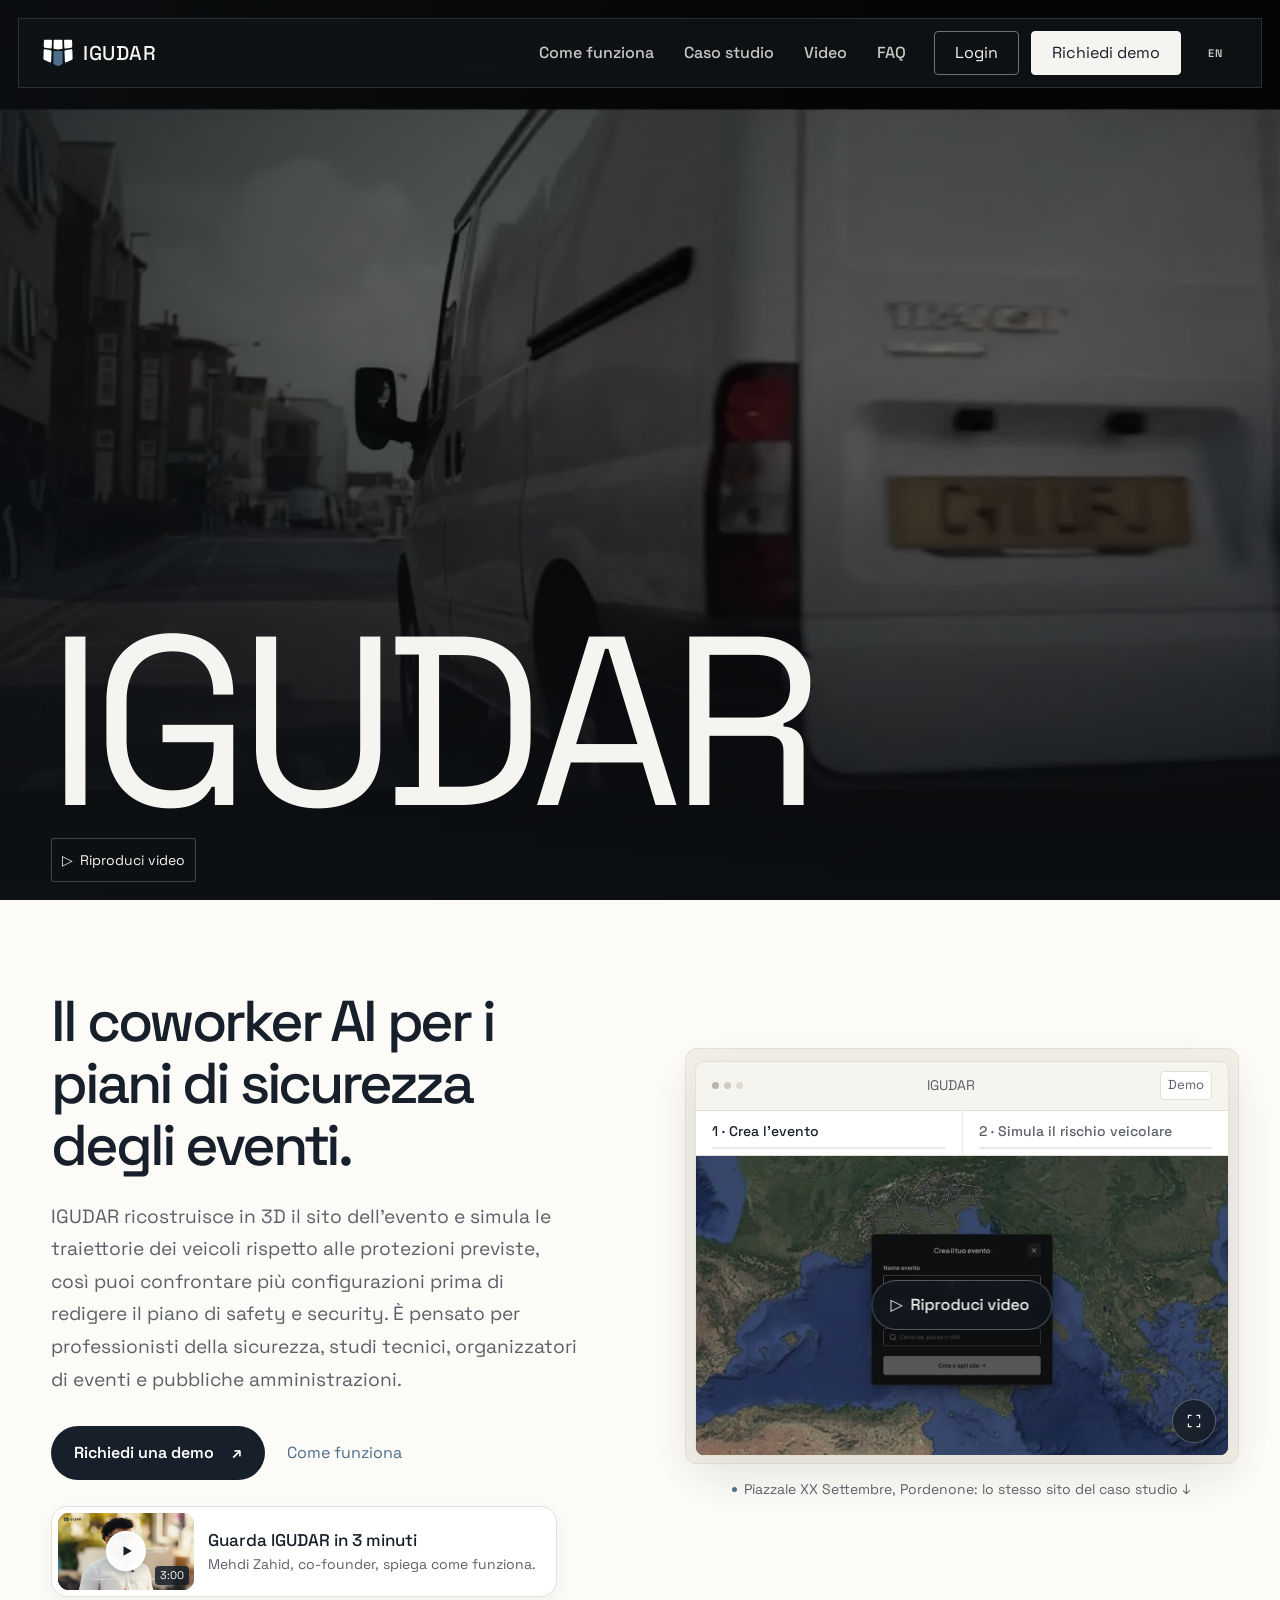
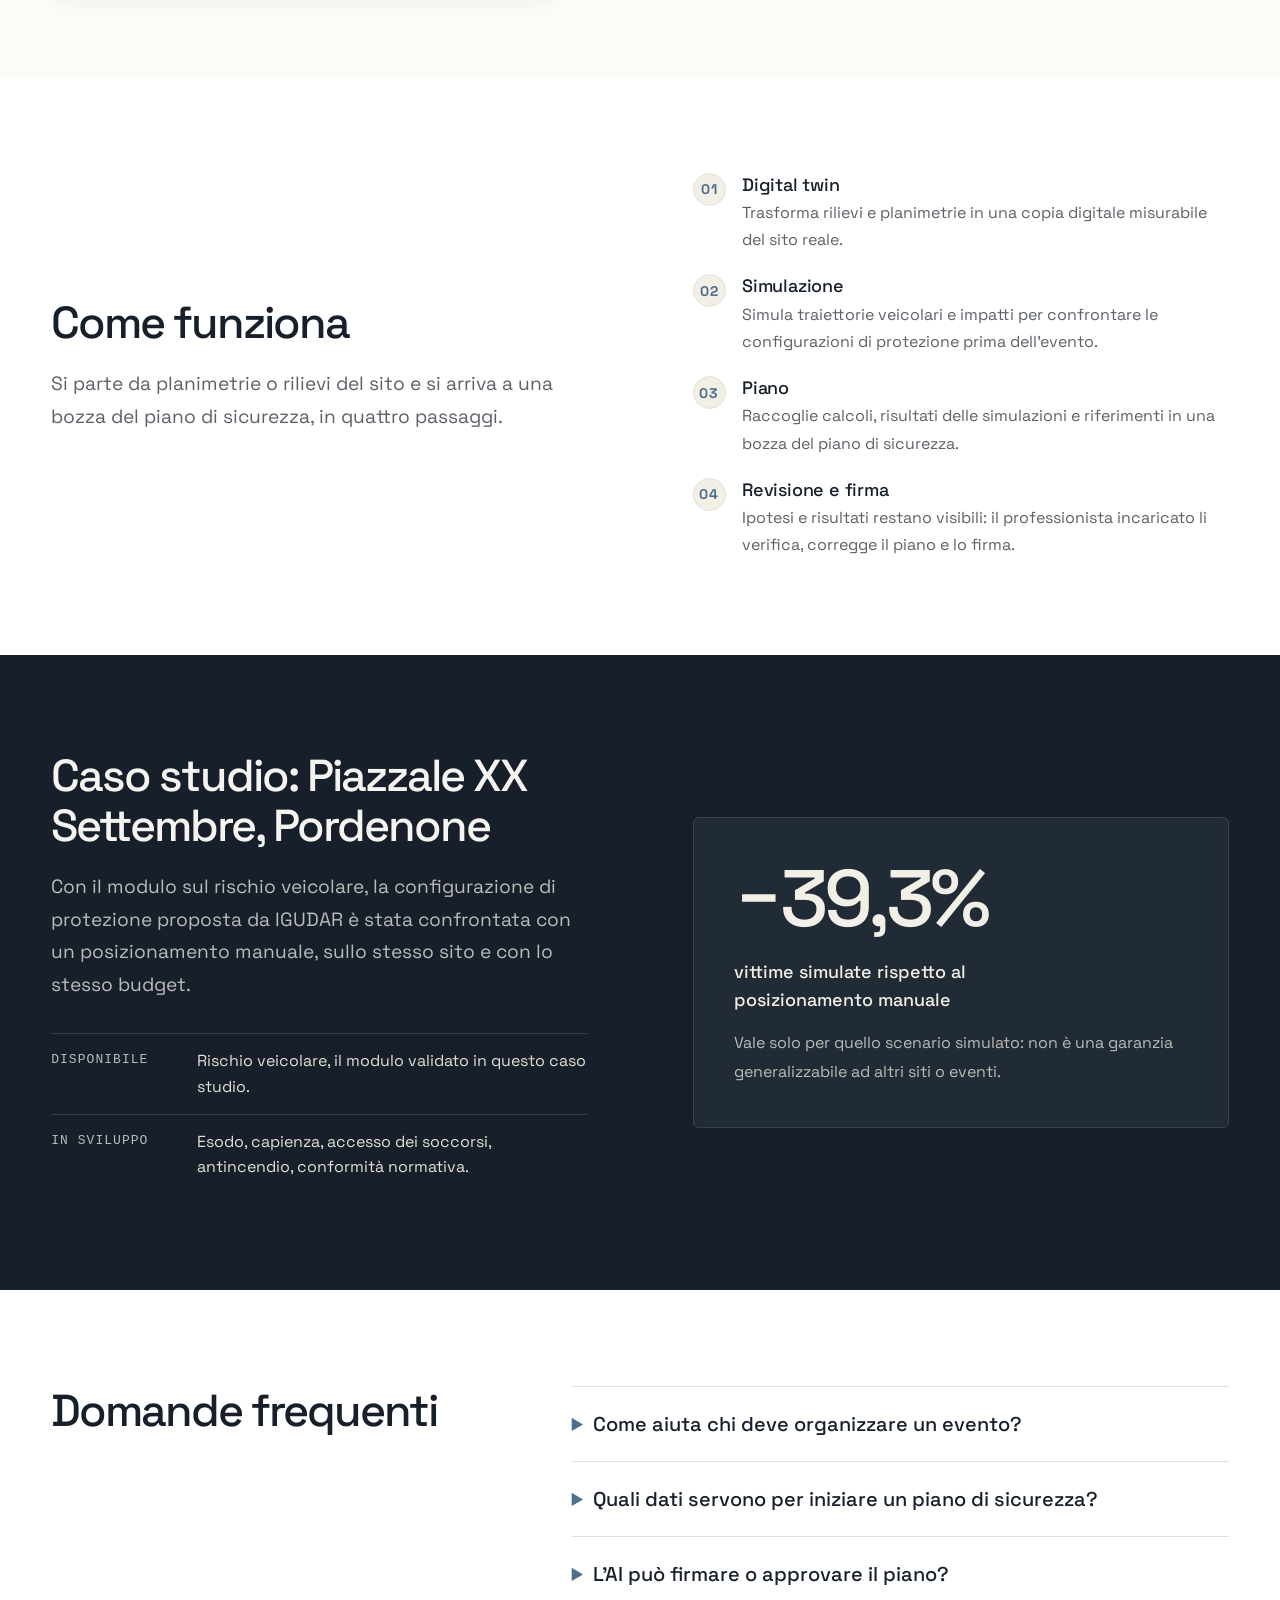
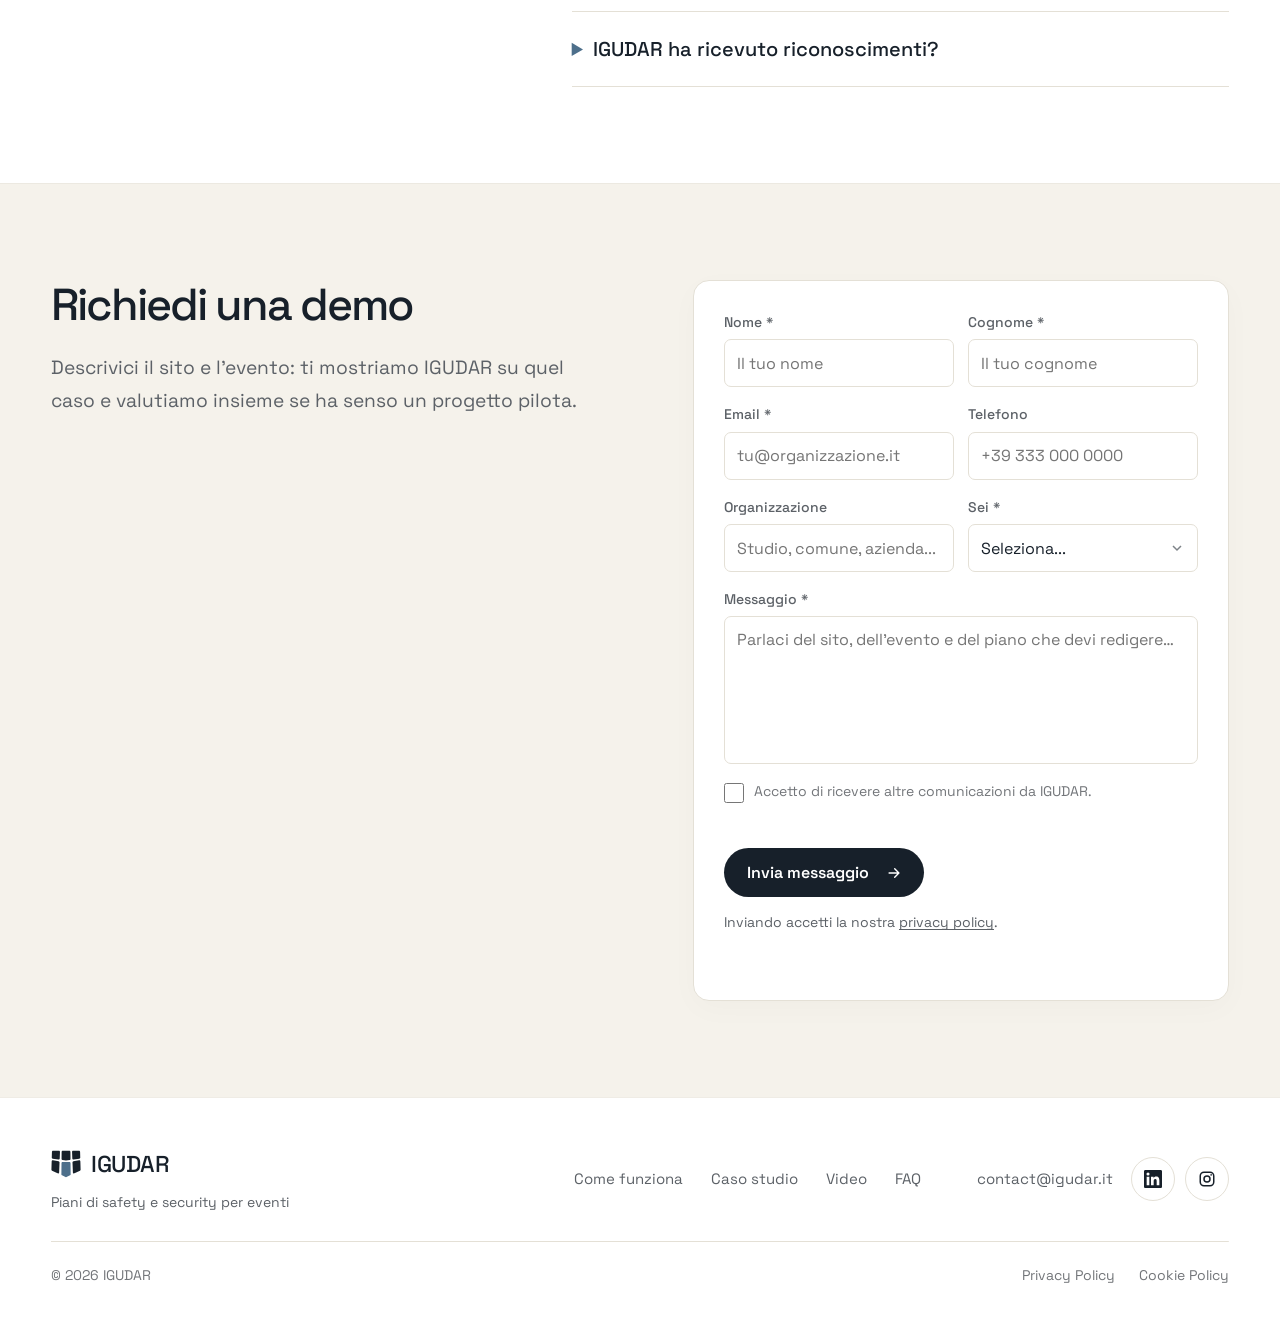
<file: index.html>
<!DOCTYPE html>
<html lang="it">

<head>
    <meta name="google-site-verification" content="nN8p-gAMRYsLFjr36QF_onqo87UpX6CJcv8KYTWXtKY" />
    <meta charset="UTF-8">
    <meta name="viewport" content="width=device-width, initial-scale=1.0">
    <title>IGUDAR | AI per sicurezza eventi, piani safety e security</title>
    <meta name="description"
        content="IGUDAR aiuta a preparare i piani di safety e security per eventi: modello 3D del sito e simulazione del rischio veicolare. Il professionista incaricato verifica e firma il piano.">
    <meta name="robots" content="index, follow, max-image-preview:large, max-snippet:-1, max-video-preview:-1">
    <meta name="theme-color" content="#0e1114">
    <meta name="color-scheme" content="light">
    <link rel="canonical" href="https://igudar.it/">

    <link rel="icon" href="assets/favicon.svg" type="image/svg+xml">
    <link rel="icon" href="assets/logo-search.png" type="image/png" sizes="512x512">
    <link rel="apple-touch-icon" href="assets/logo-search.png">
    <link rel="manifest" href="site.webmanifest">

    <!-- Open Graph / social preview -->
    <meta property="og:type" content="website">
    <meta property="og:site_name" content="IGUDAR">
    <meta property="og:title" content="IGUDAR | AI per sicurezza eventi, piani safety e security">
    <meta property="og:description"
        content="IGUDAR aiuta a preparare i piani di safety e security per eventi: modello 3D del sito e simulazione del rischio veicolare. Il professionista incaricato verifica e firma il piano.">
    <meta property="og:url" content="https://igudar.it/">
    <meta property="og:image" content="https://igudar.it/assets/og-cover.png">
    <meta property="og:image:width" content="1200">
    <meta property="og:image:height" content="630">
    <meta property="og:image:alt" content="IGUDAR — Coworker AI per i piani di sicurezza">
    <meta property="og:locale" content="it_IT">
    <meta name="twitter:card" content="summary_large_image">
    <meta name="twitter:title" content="IGUDAR | AI per sicurezza eventi, piani safety e security">
    <meta name="twitter:description"
        content="IGUDAR aiuta a preparare i piani di safety e security per eventi: modello 3D del sito e simulazione del rischio veicolare. Il professionista incaricato verifica e firma il piano.">
    <meta name="twitter:image" content="https://igudar.it/assets/og-cover.png">
    <link rel="preconnect" href="https://fonts.googleapis.com">
    <link rel="preconnect" href="https://fonts.gstatic.com" crossorigin>
    <link href="https://fonts.googleapis.com/css2?family=Space+Grotesk:wght@400;500;600;700&display=swap"
        rel="stylesheet">
    <link rel="preload" as="image" href="assets/intro-poster.webp" fetchpriority="high">
    <link rel="stylesheet" href="style.css?v=20261012-palette">
    <link rel="stylesheet" href="landing.css?v=20261012-footer2">
    <script src="media.js?v=20260926-demo" defer></script>

    <script type="application/ld+json">
{
  "@context": "https://schema.org",
  "@graph": [
    {
      "@type": "WebSite",
      "@id": "https://igudar.it/#website",
      "url": "https://igudar.it/",
      "name": "IGUDAR",
      "alternateName": "IGUDAR AI Coworker",
      "inLanguage": "it-IT",
      "publisher": {
        "@id": "https://igudar.it/#organization"
      }
    },
    {
      "@type": "Organization",
      "@id": "https://igudar.it/#organization",
      "name": "IGUDAR",
      "url": "https://igudar.it/",
      "email": "contact@igudar.it",
      "description": "IGUDAR aiuta a preparare i piani di safety e security per eventi: modello 3D del sito e simulazione del rischio veicolare. Il professionista incaricato verifica e firma il piano.",
      "logo": {
        "@type": "ImageObject",
        "url": "https://igudar.it/assets/logo-search.png",
        "width": 512,
        "height": 512
      },
      "image": "https://igudar.it/assets/og-cover.png",
      "areaServed": {
        "@type": "Country",
        "name": "Italy"
      },
      "founder": [
        {
          "@type": "Person",
          "name": "Mehdi Zahid",
          "jobTitle": "Co-founder"
        },
        {
          "@type": "Person",
          "name": "Oussama Zahid",
          "jobTitle": "Co-founder"
        }
      ],
      "award": [
        "Start Cup Udine 2026 – primo premio categoria ICT (Università degli Studi di Udine, 7 ottobre 2026)",
        "Selezionata per la finale del Premio Nazionale per l’Innovazione (PNI) 2026, Bari, 3–4 dicembre 2026"
      ],
      "knowsAbout": [
        "piani di safety e security per eventi",
        "sicurezza di manifestazioni pubbliche",
        "rischio veicolare",
        "protezioni perimetrali e barriere antisfondamento",
        "digital twin 3D",
        "simulazione"
      ],
      "subjectOf": [
        {
          "@id": "https://igudar.it/video/#video"
        },
        {
          "@type": "NewsArticle",
          "headline": "Start Cup Udine 2026, premiati otto progetti: e-bike, sicurezza piazze e acqua dall’aria",
          "url": "https://www.nordest24.it/start-cup-udine-2026-vincitori-progetti-premiati",
          "publisher": {
            "@type": "Organization",
            "name": "Nordest24"
          }
        },
        {
          "@type": "NewsArticle",
          "headline": "Udine, idee d’impresa in vetrina all’ateneo: otto progetti premiati alla Start Cup",
          "url": "https://primafriuli.it/udine-idee-dimpresa-in-vetrina-allateneo-otto-progetti-premiati-alla-start-cup",
          "publisher": {
            "@type": "Organization",
            "name": "Prima Friuli"
          }
        },
        {
          "@type": "NewsArticle",
          "headline": "Start Cup Udine premia progetti imprenditoriali ideati da studenti, ricercatori e docenti",
          "url": "https://www.ilpais.it/2026/10/08/start-cup-udine-premia-progetti-imprenditoriali-ideati-da-studenti-ricercatori-e-docenti/",
          "publisher": {
            "@type": "Organization",
            "name": "Il Paîs"
          }
        }
      ],
      "sameAs": [
        "https://www.linkedin.com/company/igudar-technologies/",
        "https://www.instagram.com/igudar.ai/"
      ]
    },
    {
      "@type": "SoftwareApplication",
      "@id": "https://igudar.it/#platform",
      "name": "IGUDAR",
      "applicationCategory": "BusinessApplication",
      "operatingSystem": "Web",
      "url": "https://igudar.it/#platform",
      "description": "IGUDAR aiuta a preparare i piani di safety e security per eventi: modello 3D del sito e simulazione del rischio veicolare. Il professionista incaricato verifica e firma il piano.",
      "featureList": [
        "Digital twin 3D misurabile del sito a partire da rilievi e planimetrie",
        "Simulazione delle traiettorie e degli impatti dei veicoli contro le protezioni previste",
        "Confronto tra configurazioni di protezione prima dell’evento",
        "Bozza del piano con calcoli, risultati e riferimenti, verificata e firmata dal professionista incaricato"
      ],
      "audience": {
        "@type": "Audience",
        "audienceType": "Professionisti della sicurezza, studi tecnici, organizzatori di eventi, pubbliche amministrazioni"
      },
      "brand": {
        "@id": "https://igudar.it/#organization"
      },
      "publisher": {
        "@id": "https://igudar.it/#organization"
      }
    },
    {
      "@type": "WebPage",
      "@id": "https://igudar.it/#webpage",
      "url": "https://igudar.it/",
      "name": "IGUDAR | AI per sicurezza eventi, piani safety e security",
      "description": "IGUDAR aiuta a preparare i piani di safety e security per eventi: modello 3D del sito e simulazione del rischio veicolare. Il professionista incaricato verifica e firma il piano.",
      "inLanguage": "it-IT",
      "dateModified": "2026-10-12",
      "primaryImageOfPage": {
        "@type": "ImageObject",
        "url": "https://igudar.it/assets/og-cover.png"
      },
      "isPartOf": {
        "@id": "https://igudar.it/#website"
      },
      "about": {
        "@id": "https://igudar.it/#platform"
      }
    },
    {
      "@type": "FAQPage",
      "@id": "https://igudar.it/#faq",
      "inLanguage": "it-IT",
      "isPartOf": {
        "@id": "https://igudar.it/#webpage"
      },
      "mainEntity": [
        {
          "@type": "Question",
          "name": "Come aiuta chi deve organizzare un evento?",
          "acceptedAnswer": {
            "@type": "Answer",
            "text": "IGUDAR supporta la pianificazione della sicurezza di manifestazioni, concerti ed eventi in spazi pubblici: ricostruisce il sito, analizza il rischio veicolare e ti permette di confrontare, insieme al professionista incaricato, diverse configurazioni di protezione. Non è una piattaforma di biglietteria né di gestione degli inviti."
          }
        },
        {
          "@type": "Question",
          "name": "Quali dati servono per iniziare un piano di sicurezza?",
          "acceptedAnswer": {
            "@type": "Answer",
            "text": "Per una prima valutazione, porta una planimetria o un rilievo del sito e descrivi l’evento, gli accessi, i vincoli e le configurazioni da confrontare. Il team IGUDAR verifica con te i dati necessari per il caso specifico."
          }
        },
        {
          "@type": "Question",
          "name": "L’AI può firmare o approvare il piano?",
          "acceptedAnswer": {
            "@type": "Answer",
            "text": "No. IGUDAR supporta l’analisi e la stesura del piano di sicurezza. Il professionista incaricato verifica dati, ipotesi, risultati e requisiti applicabili, e firma il piano sotto la propria responsabilità."
          }
        },
        {
          "@type": "Question",
          "name": "IGUDAR ha ricevuto riconoscimenti?",
          "acceptedAnswer": {
            "@type": "Answer",
            "text": "Sì. IGUDAR ha vinto il primo premio della categoria ICT a Start Cup Udine 2026, la competizione per idee d’impresa dell’Università degli Studi di Udine (premiazione del 7 ottobre 2026). Con questo risultato è tra i quattro progetti selezionati dall’ateneo per la finale del Premio Nazionale per l’Innovazione (PNI), a Bari il 3 e 4 dicembre 2026."
          }
        }
      ]
    }
  ]
}
    </script>

    <meta name="google-site-verification" content="zh7QQQUIysWlUWr3wLWdwLgmASu2Fu3GaXY28Cti364" />

    <!-- Google Consent Mode + Google Tag Manager -->
    <script>
        window.dataLayer = window.dataLayer || [];

        function gtag() {
            dataLayer.push(arguments);
        }

        gtag('consent', 'default', {
            ad_storage: 'denied',
            ad_user_data: 'denied',
            ad_personalization: 'denied',
            analytics_storage: 'denied',
            functionality_storage: 'denied',
            personalization_storage: 'denied',
            security_storage: 'denied',
            wait_for_update: 2000
        });

        gtag('set', 'url_passthrough', true);
        gtag('set', 'ads_data_redaction', true);

        (function (w, d, s, l, i) {
            w[l] = w[l] || [];

            w[l].push({
                'gtm.start': new Date().getTime(),
                event: 'gtm.js'
            });

            var f = d.getElementsByTagName(s)[0];
            var j = d.createElement(s);
            var dl = l !== 'dataLayer' ? '&l=' + l : '';

            j.async = true;
            j.src = 'https://www.googletagmanager.com/gtm.js?id=' + i + dl;

            f.parentNode.insertBefore(j, f);
        })(window, document, 'script', 'dataLayer', 'GTM-WLKWSDM5');
    </script>

    <!-- Avacy Cookie Consent -->
    <script
        id="oil-configuration"
        type="application/configuration"
        data-remote-config="https://igudar.avacy-cdn.com/config/igudar/4125e2e5-4762-4b36-a372-154ff3115007/banner.json">
    </script>

    <script src="https://igudar.avacy-cdn.com/current/dist/oilstub.min.js"></script>
    <script src="https://igudar.avacy-cdn.com/current/dist/oil.min.js"></script>
</head>

<body class="light-page hybrid-page">
    <a class="skip-link" href="#main" data-it="Vai al contenuto" data-en="Skip to content">Vai al contenuto</a>

    <nav class="nav" aria-label="Navigazione principale" data-aria-it="Navigazione principale" data-aria-en="Main navigation">
        <div class="nav-inner">
            <a class="nav-logo" href="#main" aria-label="IGUDAR"><img class="nav-mark" src="assets/igudar-mark.svg" alt="" width="30" height="30"><img class="nav-mark nav-mark-solid" src="assets/igudar-mark-light.svg" alt="" width="30" height="30"><span class="logo-text">IGUDAR</span></a>
            <div class="nav-links">
                <a href="#platform" data-en="How it works" data-it="Come funziona">Come funziona</a>
                <a href="#method" data-en="Case study" data-it="Caso studio">Caso studio</a>
                <a href="video/" data-en="Video" data-it="Video">Video</a>
                <a href="#faq" data-en="FAQ" data-it="FAQ">FAQ</a>
            </div>
            <div class="nav-account"><a class="nav-login" href="https://platform.igudar.it">Login</a><a href="#contact" class="nav-cta" data-en="Request a demo" data-it="Richiedi demo">Richiedi demo</a><button class="lang-btn" id="langToggle" aria-label="EN, switch to English">EN</button></div>
        </div>
    </nav>
    <main id="main">
        <section class="cinematic-intro film-video" id="introSection" data-media data-auto="true">
            <img class="intro-poster" src="assets/intro-poster.webp" fetchpriority="high" width="1280" height="720" alt="" aria-hidden="true">
            <video class="intro-video" muted loop playsinline preload="none" poster="assets/intro-poster.webp" aria-hidden="true"
                data-src="assets/igudar-intro-1080.mp4" data-src-sd="assets/igudar-intro-720.mp4" data-playback-rate="1.2"></video>
            <div class="media-toolbar"><span class="media-status" role="status" aria-live="polite"></span><button class="media-toggle" type="button" hidden><span aria-hidden="true">▷</span> <span data-media-label>Riproduci video</span></button></div>
            <div class="intro-video-shade" aria-hidden="true"></div>

            <div class="cinematic-bottom"><div class="film-wordmark" id="filmWordmark" aria-label="IGUDAR">IGUDAR</div>
                <script>
                    // Animazione originale della scritta: le lettere si accendono in ordine casuale con uno sfarfallio.
                    // Lo split avviene subito (prima del primo frame) cosi' il testo non compare e poi sparisce.
                    (function () {
                        var el = document.getElementById('filmWordmark');
                        if (!el || (window.matchMedia && matchMedia('(prefers-reduced-motion: reduce)').matches)) return;
                        var letters = el.textContent.split('');
                        el.textContent = '';
                        var chars = letters.map(function (ch) {
                            var span = document.createElement('span');
                            span.className = 'char';
                            span.setAttribute('aria-hidden', 'true');
                            span.textContent = ch;
                            el.appendChild(span);
                            return span;
                        });
                        var order = chars.map(function (_, i) { return i; });
                        for (var i = order.length - 1; i > 0; i--) {
                            var j = Math.floor(Math.random() * (i + 1));
                            var tmp = order[i]; order[i] = order[j]; order[j] = tmp;
                        }
                        function flickerIn(span) {
                            var steps = [0, 0.7, 0.1, 0.9, 0.15, 1, 0.3, 1, 0.6, 1];
                            var idx = 0;
                            (function tick() {
                                span.style.opacity = steps[idx++];
                                if (idx < steps.length) setTimeout(tick, 30);
                            })();
                        }
                        setTimeout(function () {
                            order.forEach(function (charIdx, seq) {
                                setTimeout(function () { flickerIn(chars[charIdx]); }, seq * 80);
                            });
                        }, 500);
                    })();
                </script></div>
        </section>

    <section class="landing-hero" aria-labelledby="hero-title">

        <div class="container landing-hero-grid">
            <div class="landing-hero-copy">
                <h1 id="hero-title" data-it="Il coworker AI per i piani di sicurezza degli eventi." data-en="The AI coworker for event safety plans.">Il coworker AI per i piani di sicurezza degli eventi.</h1>
                <p class="hero-description" data-it="IGUDAR ricostruisce in 3D il sito dell’evento e simula le traiettorie dei veicoli rispetto alle protezioni previste, così puoi confrontare più configurazioni prima di redigere il piano di safety e security. È pensato per professionisti della sicurezza, studi tecnici, organizzatori di eventi e pubbliche amministrazioni." data-en="IGUDAR rebuilds the event site in 3D and simulates vehicle paths against the planned protections, so you can compare layouts before drafting the safety and security plan. It is built for safety professionals, technical practices, event organisers and public administrations.">IGUDAR ricostruisce in 3D il sito dell’evento e simula le traiettorie dei veicoli rispetto alle protezioni previste, così puoi confrontare più configurazioni prima di redigere il piano di safety e security. È pensato per professionisti della sicurezza, studi tecnici, organizzatori di eventi e pubbliche amministrazioni.</p>
                <div class="hero-actions"><a href="#contact" class="btn-primary"><span data-it="Richiedi una demo" data-en="Request a demo">Richiedi una demo</span><span aria-hidden="true">↗</span></a><a href="#platform" class="text-link" data-it="Come funziona" data-en="How it works">Come funziona</a></div>
                <a class="video-teaser" href="video/">
                    <span class="vt-thumb">
                        <video muted loop playsinline preload="none" poster="assets/igudar-video-thumb.webp" data-src="assets/igudar-video-teaser.mp4" aria-hidden="true" tabindex="-1"></video>
                        <span class="vt-play" aria-hidden="true"><svg viewBox="0 0 16 16" fill="currentColor"><path d="M4 2.5v11L13.5 8 4 2.5Z"/></svg></span>
                        <span class="vt-len" aria-hidden="true">3:00</span>
                    </span>
                    <span class="vt-text">
                        <strong data-it="Guarda IGUDAR in 3 minuti" data-en="Watch IGUDAR in 3 minutes">Guarda IGUDAR in 3 minuti</strong>
                        <span data-it="Mehdi Zahid, co-founder, spiega come funziona." data-en="Co-founder Mehdi Zahid explains how it works (in Italian).">Mehdi Zahid, co-founder, spiega come funziona.</span>
                    </span>
                </a>
            </div>
            <div class="hero-product">
                <div class="product-frame">
                <div class="product-backplate" aria-hidden="true"></div>
                <figure class="validation-video" data-media data-auto="true" data-chapters="0,32.08" data-duration="44.88">
                    <figcaption class="window-bar"><span class="window-dots" aria-hidden="true"><i></i><i></i><i></i></span><span>IGUDAR</span><span class="window-badge">Demo</span></figcaption>
                    <div class="media-chapters" role="group" aria-label="Capitoli del video" data-aria-it="Capitoli del video" data-aria-en="Video chapters">
                        <button class="media-chapter" type="button" data-chapter aria-current="step"><span data-it="1 · Crea l’evento" data-en="1 · Create the event">1 · Crea l’evento</span><span class="chapter-progress" aria-hidden="true"><i></i></span></button>
                        <button class="media-chapter" type="button" data-chapter><span data-it="2 · Simula il rischio veicolare" data-en="2 · Simulate vehicle risk">2 · Simula il rischio veicolare</span><span class="chapter-progress" aria-hidden="true"><i></i></span></button>
                    </div>
                    <div class="media-stage">
                        <video muted loop playsinline preload="none" width="1280" height="720"
                            data-poster="assets/igudar-demo-poster.webp"
                            data-src="assets/igudar-demo-1080.mp4" data-src-sd="assets/igudar-demo-720.mp4" data-src-low="assets/igudar-demo-540.mp4"
                            aria-label="Registrazione della piattaforma IGUDAR: creazione di un evento in Piazzale XX Settembre a Pordenone e simulazione del rischio veicolare"
                            data-aria-it="Registrazione della piattaforma IGUDAR: creazione di un evento in Piazzale XX Settembre a Pordenone e simulazione del rischio veicolare"
                            data-aria-en="IGUDAR platform recording: creating an event at Piazzale XX Settembre, Pordenone, and simulating vehicle risk"></video>
                        <div class="media-toolbar"><span class="media-status" role="status" aria-live="polite"></span><button class="media-toggle" type="button" hidden><span aria-hidden="true">▷</span> <span data-media-label>Riproduci video</span></button></div>
                        <button class="validation-expand" type="button" hidden>
                            <svg viewBox="0 0 20 20" fill="none" stroke="currentColor" stroke-width="1.5" aria-hidden="true"><path d="M7 3H3v4M13 3h4v4M7 17H3v-4M13 17h4v-4" /></svg>
                            <span class="media-sr" data-it="Schermo intero" data-en="Fullscreen">Schermo intero</span>
                        </button>
                    </div>
                </figure>
                </div>
                <a class="product-caption" href="#method"><span class="caption-dot" aria-hidden="true"></span><span data-it="Piazzale XX Settembre, Pordenone: lo stesso sito del caso studio ↓" data-en="Piazzale XX Settembre, Pordenone: the same site as the case study ↓">Piazzale XX Settembre, Pordenone: lo stesso sito del caso studio ↓</span></a>
            </div>
        </div>
    </section>

    <section class="section" id="platform">
        <div class="container feature-grid"><div class="feature-copy">
            <h2 data-it="Come funziona" data-en="How it works">Come funziona</h2>
            <p class="lead" data-it="Si parte da planimetrie o rilievi del sito e si arriva a una bozza del piano di sicurezza, in quattro passaggi." data-en="From site plans or surveys to a draft safety plan, in four steps.">Si parte da planimetrie o rilievi del sito e si arriva a una bozza del piano di sicurezza, in quattro passaggi.</p>
            </div>
            <div class="pipeline coworker-flow">
                <div class="pipe-step">
                    <div class="pipe-num">01</div>
                    <h3>Digital twin</h3>
                    <p data-en="Turns surveys and plans into a measurable digital copy of the real site."
                        data-it="Trasforma rilievi e planimetrie in una copia digitale misurabile del sito reale.">
                        Trasforma rilievi e planimetrie in una copia digitale misurabile del sito reale.</p>
                </div>
                <div class="pipe-step">
                    <div class="pipe-num">02</div>
                    <h3 data-en="Simulation" data-it="Simulazione">Simulazione</h3>
                    <p data-it="Simula traiettorie veicolari e impatti per confrontare le configurazioni di protezione prima dell’evento." data-en="Simulates vehicle paths and impacts to compare protection layouts before the event.">Simula traiettorie veicolari e impatti per confrontare le configurazioni di protezione prima dell’evento.</p>
                </div>
                <div class="pipe-step">
                    <div class="pipe-num">03</div>
                    <h3 data-en="Plan" data-it="Piano">Piano</h3>
                    <p data-it="Raccoglie calcoli, risultati delle simulazioni e riferimenti in una bozza del piano di sicurezza." data-en="Collects calculations, simulation results and references into a draft safety plan.">Raccoglie calcoli, risultati delle simulazioni e riferimenti in una bozza del piano di sicurezza.</p>
                </div>
                <div class="pipe-step">
                    <div class="pipe-num">04</div>
                    <h3 data-it="Revisione e firma" data-en="Review and sign-off">Revisione e firma</h3>
                    <p data-it="Ipotesi e risultati restano visibili: il professionista incaricato li verifica, corregge il piano e lo firma." data-en="Assumptions and results stay visible; the appointed professional checks them, corrects the plan and signs it.">Ipotesi e risultati restano visibili: il professionista incaricato li verifica, corregge il piano e lo firma.</p>
                </div>
            </div>
        </div>
    </section>

    <section class="section section-alt" id="method">
        <div class="container compact-proof">
            <h2 data-it="Caso studio: Piazzale XX Settembre, Pordenone" data-en="Case study: Piazzale XX Settembre, Pordenone">Caso studio: Piazzale XX Settembre, Pordenone</h2>
            <p class="lead" data-it="Con il modulo sul rischio veicolare, la configurazione di protezione proposta da IGUDAR è stata confrontata con un posizionamento manuale, sullo stesso sito e con lo stesso budget." data-en="Using the vehicle-risk module, the protection layout proposed by IGUDAR was compared with manual placement on the same site and with the same budget.">Con il modulo sul rischio veicolare, la configurazione di protezione proposta da IGUDAR è stata confrontata con un posizionamento manuale, sullo stesso sito e con lo stesso budget.</p>

            <dl class="module-list" id="compliance">
                <div><dt data-it="Disponibile" data-en="Available">Disponibile</dt><dd data-it="Rischio veicolare, il modulo validato in questo caso studio." data-en="Vehicle risk, the module validated in this case study.">Rischio veicolare, il modulo validato in questo caso studio.</dd></div>
                <div><dt data-it="In sviluppo" data-en="In development">In sviluppo</dt><dd data-it="Esodo, capienza, accesso dei soccorsi, antincendio, conformità normativa." data-en="Egress, capacity, emergency access, fire safety, regulatory compliance.">Esodo, capienza, accesso dei soccorsi, antincendio, conformità normativa.</dd></div>
            </dl>

            <div class="result-banner">
                <div class="rb-num" data-en="&minus;39.3%" data-it="&minus;39,3%">&minus;39,3%</div>
                <div class="rb-body">
                    <div class="rb-title" data-it="vittime simulate rispetto al posizionamento manuale" data-en="simulated casualties vs manual placement">vittime simulate rispetto al posizionamento manuale</div>
                    <p data-it="Vale solo per quello scenario simulato: non è una garanzia generalizzabile ad altri siti o eventi." data-en="Applies to that simulated scenario only; it is not a general guarantee for other sites or events.">Vale solo per quello scenario simulato: non è una garanzia generalizzabile ad altri siti o eventi.</p>
                </div>
            </div>
        </div>
    </section>

    <section class="section" id="faq" aria-labelledby="faq-title"><div class="container faq-layout"><div><h2 id="faq-title" data-it="Domande frequenti" data-en="Frequently asked questions">Domande frequenti</h2></div><div class="faq-list">
<details><summary data-it="Come aiuta chi deve organizzare un evento?" data-en="How does it help event organisers?">Come aiuta chi deve organizzare un evento?</summary><p data-it="IGUDAR supporta la pianificazione della sicurezza di manifestazioni, concerti ed eventi in spazi pubblici: ricostruisce il sito, analizza il rischio veicolare e ti permette di confrontare, insieme al professionista incaricato, diverse configurazioni di protezione. Non è una piattaforma di biglietteria né di gestione degli inviti." data-en="IGUDAR supports safety planning for public gatherings, concerts and other events in public spaces: it rebuilds the site, analyses vehicle risk and lets you compare protection layouts together with the appointed professional. It is not a ticketing or invitation-management platform.">IGUDAR supporta la pianificazione della sicurezza di manifestazioni, concerti ed eventi in spazi pubblici: ricostruisce il sito, analizza il rischio veicolare e ti permette di confrontare, insieme al professionista incaricato, diverse configurazioni di protezione. Non è una piattaforma di biglietteria né di gestione degli inviti.</p></details>
<details><summary data-it="Quali dati servono per iniziare un piano di sicurezza?" data-en="What data is needed to start a safety plan?">Quali dati servono per iniziare un piano di sicurezza?</summary><p data-it="Per una prima valutazione, porta una planimetria o un rilievo del sito e descrivi l’evento, gli accessi, i vincoli e le configurazioni da confrontare. Il team IGUDAR verifica con te i dati necessari per il caso specifico." data-en="For an initial assessment, bring a site plan or survey and describe the event, access points, constraints and layouts to compare. The IGUDAR team reviews the data needed for your specific case with you.">Per una prima valutazione, porta una planimetria o un rilievo del sito e descrivi l’evento, gli accessi, i vincoli e le configurazioni da confrontare. Il team IGUDAR verifica con te i dati necessari per il caso specifico.</p></details>
<details><summary data-it="L’AI può firmare o approvare il piano?" data-en="Can the AI sign or approve the plan?">L’AI può firmare o approvare il piano?</summary><p data-it="No. IGUDAR supporta l’analisi e la stesura del piano di sicurezza. Il professionista incaricato verifica dati, ipotesi, risultati e requisiti applicabili, e firma il piano sotto la propria responsabilità." data-en="No. IGUDAR supports the analysis and the drafting of the safety plan. The appointed professional checks the data, assumptions, results and applicable requirements, and signs the plan under their own responsibility.">No. IGUDAR supporta l’analisi e la stesura del piano di sicurezza. Il professionista incaricato verifica dati, ipotesi, risultati e requisiti applicabili, e firma il piano sotto la propria responsabilità.</p></details>
<details><summary data-it="IGUDAR ha ricevuto riconoscimenti?" data-en="Has IGUDAR received any awards?">IGUDAR ha ricevuto riconoscimenti?</summary><p data-it="Sì. IGUDAR ha vinto il primo premio della categoria ICT a Start Cup Udine 2026, la competizione per idee d’impresa dell’Università degli Studi di Udine (premiazione del 7 ottobre 2026). Con questo risultato è tra i quattro progetti selezionati dall’ateneo per la finale del Premio Nazionale per l’Innovazione (PNI), a Bari il 3 e 4 dicembre 2026." data-en="Yes. IGUDAR won first prize in the ICT category at Start Cup Udine 2026, the University of Udine business-idea competition (award ceremony on 7 October 2026). It is one of the four projects the university selected for the final of the Italian National Innovation Award (Premio Nazionale per l’Innovazione, PNI), held in Bari on 3–4 December 2026.">Sì. IGUDAR ha vinto il primo premio della categoria ICT a Start Cup Udine 2026, la competizione per idee d’impresa dell’Università degli Studi di Udine (premiazione del 7 ottobre 2026). Con questo risultato è tra i quattro progetti selezionati dall’ateneo per la finale del Premio Nazionale per l’Innovazione (PNI), a Bari il 3 e 4 dicembre 2026.</p></details>
</div></div></section>

    <!-- CTA -->
    <section class="section cta" id="contact">
        <div class="container cta-content">
            <h2 data-it="Richiedi una demo" data-en="Request a demo">Richiedi una demo</h2>
            <p data-it="Descrivici il sito e l’evento: ti mostriamo IGUDAR su quel caso e valutiamo insieme se ha senso un progetto pilota." data-en="Tell us about the site and the event: we’ll show you IGUDAR on that case and look together at whether a pilot makes sense.">Descrivici il sito e l’evento: ti mostriamo IGUDAR su quel caso e valutiamo insieme se ha senso un progetto pilota.</p>

            <form class="contact-form" id="contactForm" novalidate>
                <div class="cf-row">
                    <label class="cf-field">
                        <span class="cf-label" data-en="First name *" data-it="Nome *">Nome *</span>
                        <input type="text" name="firstname" required maxlength="80" autocomplete="given-name"
                            data-en-placeholder="Your first name" data-it-placeholder="Il tuo nome"
                            placeholder="Il tuo nome">
                    </label>
                    <label class="cf-field">
                        <span class="cf-label" data-en="Last name *" data-it="Cognome *">Cognome *</span>
                        <input type="text" name="lastname" required maxlength="80" autocomplete="family-name"
                            data-en-placeholder="Your last name" data-it-placeholder="Il tuo cognome"
                            placeholder="Il tuo cognome">
                    </label>
                </div>
                <div class="cf-row">
                    <label class="cf-field">
                        <span class="cf-label" data-en="Email *" data-it="Email *">Email *</span>
                        <input type="email" name="email" required maxlength="120" autocomplete="email"
                            data-en-placeholder="you@organisation.com" data-it-placeholder="tu@organizzazione.it"
                            placeholder="tu@organizzazione.it">
                    </label>
                    <label class="cf-field">
                        <span class="cf-label" data-en="Phone" data-it="Telefono">Telefono</span>
                        <input type="tel" name="phone" maxlength="30" autocomplete="tel"
                            data-en-placeholder="+39 333 000 0000" data-it-placeholder="+39 333 000 0000"
                            placeholder="+39 333 000 0000">
                    </label>
                </div>
                <div class="cf-row">
                    <label class="cf-field">
                        <span class="cf-label" data-en="Organisation" data-it="Organizzazione">Organizzazione</span>
                        <input type="text" name="organization" maxlength="120" autocomplete="organization"
                            data-en-placeholder="Practice, municipality, company..."
                            data-it-placeholder="Studio, comune, azienda..." placeholder="Studio, comune, azienda...">
                    </label>
                    <label class="cf-field">
                        <span class="cf-label" data-en="You are *" data-it="Sei *">Sei *</span>
                        <!-- i value devono restare identici alle opzioni della property "sei" su HubSpot -->
                        <select name="role" required>
                            <option value="" data-en="Select..." data-it="Seleziona...">Seleziona...</option>
                            <option value="Professionista della sicurezza" data-en="Safety professional"
                                data-it="Professionista della sicurezza">Professionista della sicurezza</option>
                            <option value="Organizzatore eventi" data-en="Event organiser"
                                data-it="Organizzatore eventi">Organizzatore eventi</option>
                            <option value="Studio tecnico / geometra" data-en="Technical practice / surveyor"
                                data-it="Studio tecnico / geometra">Studio tecnico / geometra</option>
                            <option value="Comune / Pubblica Amministrazione"
                                data-en="Municipality / Public Administration"
                                data-it="Comune / Pubblica Amministrazione">Comune / Pubblica Amministrazione</option>
                            <option value="Altro" data-en="Other" data-it="Altro">Altro</option>
                        </select>
                    </label>
                </div>
                <label class="cf-field">
                    <span class="cf-label" data-en="Message *" data-it="Messaggio *">Messaggio *</span>
                    <textarea name="message" required maxlength="2000" rows="5"
                        data-en-placeholder="Tell us about the site, the event and the plan you need to draft…"
                        data-it-placeholder="Parlaci del sito, dell’evento e del piano che devi redigere…"
                        placeholder="Parlaci del sito, dell’evento e del piano che devi redigere…"></textarea>
                </label>

                <label class="cf-consent">
                    <input type="checkbox" name="consent" value="yes">
                    <span data-en="I agree to receive other communications from IGUDAR."
                        data-it="Accetto di ricevere altre comunicazioni da IGUDAR.">Accetto di ricevere altre
                        comunicazioni da IGUDAR.</span>
                </label>

                <!-- honeypot anti-spam -->
                <input type="text" name="_honey" class="cf-honey" tabindex="-1" autocomplete="off" aria-hidden="true">

                <div class="cf-actions">
                    <button type="submit" class="btn-primary btn-lg" id="cfSubmit">
                        <span class="cf-btn-label" data-en="Send message" data-it="Invia messaggio">Invia
                            messaggio</span>
                        <span class="cf-btn-spinner" aria-hidden="true"></span>
                        <svg class="cf-btn-arrow" viewBox="0 0 20 20" fill="currentColor" width="14" height="14">
                            <path
                                d="M10.293 3.293a1 1 0 011.414 0l6 6a1 1 0 010 1.414l-6 6a1 1 0 01-1.414-1.414L14.586 11H3a1 1 0 110-2h11.586l-4.293-4.293a1 1 0 010-1.414z" />
                        </svg>
                    </button>
                    <p class="cf-privacy"
                        data-en="By sending you accept our <a href='privacy-policy.html'>privacy policy</a>."
                        data-it="Inviando accetti la nostra <a href='privacy-policy.html'>privacy policy</a>.">Inviando
                        accetti la nostra <a href='privacy-policy.html'>privacy policy</a>.</p>
                </div>

                <div class="cf-feedback cf-success" id="cfSuccess" role="status" aria-live="polite" hidden>
                    <strong data-en="Message sent." data-it="Messaggio inviato.">Messaggio inviato.</strong>
                </div>
                <div class="cf-feedback cf-error" id="cfError" role="alert" aria-live="assertive" hidden>
                    <strong data-en="Something went wrong." data-it="Qualcosa è andato storto.">Qualcosa è andato
                        storto.</strong>
                    <span data-en="Try again, or write to contact@igudar.it."
                        data-it="Riprova, o scrivici a contact@igudar.it.">Riprova, o scrivici a
                        contact@igudar.it.</span>
                </div>
            </form>
        </div>
    </section>

    </main>

    <!-- FOOTER -->
    <footer class="footer">
        <div class="container footer-grid">
            <div class="footer-brand">
                <a class="nav-logo" href="#main" aria-label="IGUDAR"><img class="nav-mark" src="assets/igudar-mark-light.svg" width="30" height="30" alt=""><span class="logo-text">IGUDAR</span></a>
                <div class="footer-sub" data-it="Piani di safety e security per eventi" data-en="Safety and security plans for events">Piani di safety e security per eventi</div>
            </div>
            <nav class="footer-nav" aria-label="Link del sito" data-aria-it="Link del sito" data-aria-en="Site links">
                <a href="#platform" data-it="Come funziona" data-en="How it works">Come funziona</a>
                <a href="#method" data-it="Caso studio" data-en="Case study">Caso studio</a>
                <a href="video/" data-it="Video" data-en="Video">Video</a>
                <a href="#faq" data-it="FAQ" data-en="FAQ">FAQ</a>
            </nav>
            <div class="footer-contact">
                <a class="footer-mail" href="mailto:contact@igudar.it">contact@igudar.it</a>
                <div class="footer-social">
                    <a href="https://www.linkedin.com/company/igudar-technologies/" rel="me noopener" target="_blank" aria-label="IGUDAR su LinkedIn" data-aria-it="IGUDAR su LinkedIn" data-aria-en="IGUDAR on LinkedIn"><svg viewBox="0 0 24 24" width="18" height="18" fill="currentColor" aria-hidden="true"><path d="M20.45 20.45h-3.55v-5.57c0-1.33-.03-3.04-1.85-3.04-1.86 0-2.14 1.45-2.14 2.94v5.67H9.35V9h3.41v1.56h.05c.48-.9 1.64-1.85 3.37-1.85 3.6 0 4.27 2.37 4.27 5.46v6.28ZM5.34 7.43a2.06 2.06 0 1 1 0-4.13 2.06 2.06 0 0 1 0 4.13ZM7.12 20.45H3.56V9h3.56v11.45ZM22.22 0H1.77C.79 0 0 .77 0 1.73v20.54C0 23.23.79 24 1.77 24h20.45c.98 0 1.78-.77 1.78-1.73V1.73C24 .77 23.2 0 22.22 0Z"/></svg></a>
                    <a href="https://www.instagram.com/igudar.ai/" rel="me noopener" target="_blank" aria-label="IGUDAR su Instagram" data-aria-it="IGUDAR su Instagram" data-aria-en="IGUDAR on Instagram"><svg viewBox="0 0 24 24" width="18" height="18" fill="none" stroke="currentColor" stroke-width="2" aria-hidden="true"><rect x="3" y="3" width="18" height="18" rx="5"/><circle cx="12" cy="12" r="4"/><circle cx="17.5" cy="6.5" r="1.1" fill="currentColor" stroke="none"/></svg></a>
                </div>
            </div>
        </div>
        <div class="container footer-bottom">
            <div class="footer-copy">&copy; 2026 IGUDAR</div>
            <div class="footer-legal">
                <a href="privacy-policy.html" data-en="Privacy Policy" data-it="Privacy Policy">Privacy Policy</a>
                <a href="cookie-policy.html" data-en="Cookie Policy" data-it="Cookie Policy">Cookie Policy</a>
            </div>
        </div>
    </footer>

    <script>
        (function () {
            // ============================================================
            // LANGUAGE — apply Italian as default on load
            // ============================================================
            var lang = 'it';
            var btn = document.getElementById('langToggle');

            function applyLang(targetLang) {
                document.querySelectorAll('[data-' + targetLang + ']').forEach(function (el) {
                    el.innerHTML = el.getAttribute('data-' + targetLang);
                });
                document.querySelectorAll('[data-' + targetLang + '-placeholder]').forEach(function (el) {
                    el.placeholder = el.getAttribute('data-' + targetLang + '-placeholder');
                });
                document.querySelectorAll('[data-aria-' + targetLang + ']').forEach(function (el) {
                    el.setAttribute('aria-label', el.getAttribute('data-aria-' + targetLang));
                });
                document.documentElement.lang = targetLang;
                btn.textContent = targetLang === 'it' ? 'EN' : 'IT';
                btn.setAttribute('aria-label', targetLang === 'it' ? 'EN, switch to English' : 'IT, passa all’italiano');
            }
            btn.addEventListener('click', function () {
                lang = lang === 'it' ? 'en' : 'it';
                applyLang(lang);
            });

            // ============================================================
            // NAV — fissa, diventa chiara quando l'intro esce dallo schermo
            // ============================================================
            var nav = document.querySelector('.nav');
            var intro = document.getElementById('introSection');
            if (nav && intro && 'IntersectionObserver' in window) {
                new IntersectionObserver(function (entries) {
                    nav.classList.toggle('is-solid', !entries[0].isIntersecting);
                }, { rootMargin: '-90px 0px 0px 0px' }).observe(intro);
            }

            // ============================================================
            // CONTACT FORM — invio a HubSpot (CRM)
            // ============================================================
            var form = document.getElementById('contactForm');
            if (form) {
                var successBox = document.getElementById('cfSuccess');
                var errorBox = document.getElementById('cfError');
                var submitBtn = document.getElementById('cfSubmit');

                // HubSpot — form "Richiedi Demo", portale EU (hublet eu1)
                var HS_PORTAL_ID = '149175563';
                var HS_FORM_ID = '0ce6ea17-ca82-4e4e-a0c9-7c7104b44bf8';
                var HS_ENDPOINT = 'https://api-eu1.hsforms.com/submissions/v3/integration/submit/' +
                    HS_PORTAL_ID + '/' + HS_FORM_ID;
                function fieldValue(name) {
                    var el = form.elements[name];
                    return el && el.value ? el.value.trim() : '';
                }

                function readCookie(name) {
                    // document.cookie puo' lanciare se i cookie sono bloccati dal browser
                    try {
                        var match = document.cookie.match(new RegExp('(^|;\\s*)' + name + '=([^;]*)'));
                        return match ? decodeURIComponent(match[2]) : '';
                    } catch (err) {
                        return '';
                    }
                }

                function submitToHubSpot(values) {
                    // "Organizzazione" non esiste come campo sul form HubSpot:
                    // finche' non viene aggiunto lo accodiamo al messaggio per non perderlo.
                    var message = values.organization ?
                        'Organizzazione: ' + values.organization + '\n\n' + values.message :
                        values.message;

                    var fields = [
                        { objectTypeId: '0-1', name: 'firstname', value: values.firstname },
                        { objectTypeId: '0-1', name: 'lastname', value: values.lastname },
                        { objectTypeId: '0-1', name: 'email', value: values.email },
                        { objectTypeId: '0-1', name: 'sei', value: values.role },
                        { objectTypeId: '0-1', name: 'message', value: message }
                    ];
                    if (values.phone) {
                        fields.push({ objectTypeId: '0-1', name: 'phone', value: values.phone });
                    }

                    var context = {
                        pageUri: window.location.href,
                        pageName: document.title
                    };

                    // GDPR — la subscription id corrisponde alla checkbox di consenso del form HubSpot
                    var legalConsentOptions = {
                        consent: {
                            consentToProcess: true,
                            text: 'Per fornirti il servizio, abbiamo bisogno del tuo consenso per archiviare e trattare i tuoi dati personali.',
                            communications: [{
                                value: values.consent,
                                subscriptionTypeId: 3456756631,
                                text: 'Accetto di ricevere altre comunicazioni da IGUDAR.'
                            }]
                        }
                    };
                    var hutk = readCookie('hubspotutk');
                    if (hutk) context.hutk = hutk;

                    return fetch(HS_ENDPOINT, {
                        method: 'POST',
                        headers: { 'Content-Type': 'application/json' },
                        body: JSON.stringify({
                            fields: fields,
                            context: context,
                            legalConsentOptions: legalConsentOptions
                        })
                    }).then(function (res) {
                        if (!res.ok) throw new Error('hubspot ' + res.status);
                        return true;
                    });
                }

                form.addEventListener('submit', function (ev) {
                    ev.preventDefault();
                    successBox.hidden = true;
                    errorBox.hidden = true;
                    form.classList.add('cf-submitted');

                    // honeypot — silent abort if filled
                    if (form.querySelector('input[name="_honey"]').value) {
                        return;
                    }

                    if (!form.checkValidity()) {
                        var firstInvalid = form.querySelector(':invalid');
                        if (firstInvalid && typeof firstInvalid.focus === 'function') firstInvalid.focus();
                        return;
                    }

                    form.classList.add('cf-loading');
                    submitBtn.disabled = true;

                    var values = {
                        firstname: fieldValue('firstname'),
                        lastname: fieldValue('lastname'),
                        email: fieldValue('email'),
                        phone: fieldValue('phone'),
                        organization: fieldValue('organization'),
                        role: fieldValue('role'),
                        message: fieldValue('message'),
                        consent: !!(form.elements['consent'] && form.elements['consent'].checked)
                    };

                    // Promise.resolve().then(...) cattura anche gli errori sincroni
                    Promise.resolve().then(function () {
                        return submitToHubSpot(values);
                    }).then(function () {
                        form.classList.remove('cf-loading');
                        form.classList.add('cf-sent');
                        successBox.hidden = false;
                        form.reset();
                    }).catch(function () {
                        form.classList.remove('cf-loading');
                        submitBtn.disabled = false;
                        errorBox.hidden = false;
                    });
                });
            }
        })();
    </script>

    <script>
        (function () {
            // Anteprima del video nel hero: 4 secondi muti in loop, solo quando sono a schermo
            var teaser = document.querySelector('.video-teaser video');
            var conn = navigator.connection || {};
            var reduceMotion = window.matchMedia && matchMedia('(prefers-reduced-motion: reduce)').matches;
            if (teaser && !reduceMotion && !conn.saveData && 'IntersectionObserver' in window) {
                new IntersectionObserver(function (en) {
                    if (en[0].isIntersecting) {
                        if (!teaser.src) teaser.src = teaser.dataset.src;
                        var p = teaser.play();
                        if (p && p.catch) p.catch(function () {});
                    } else {
                        teaser.pause();
                    }
                }, { threshold: 0.4 }).observe(teaser);
            }
            var link = document.querySelector('.video-teaser');
            if (link) link.addEventListener('click', function () {
                (window.dataLayer = window.dataLayer || []).push({ event: 'video_teaser_click', video_title: 'IGUDAR in 3 minuti' });
            });
        })();
    </script>

</body>

</html>
</file>
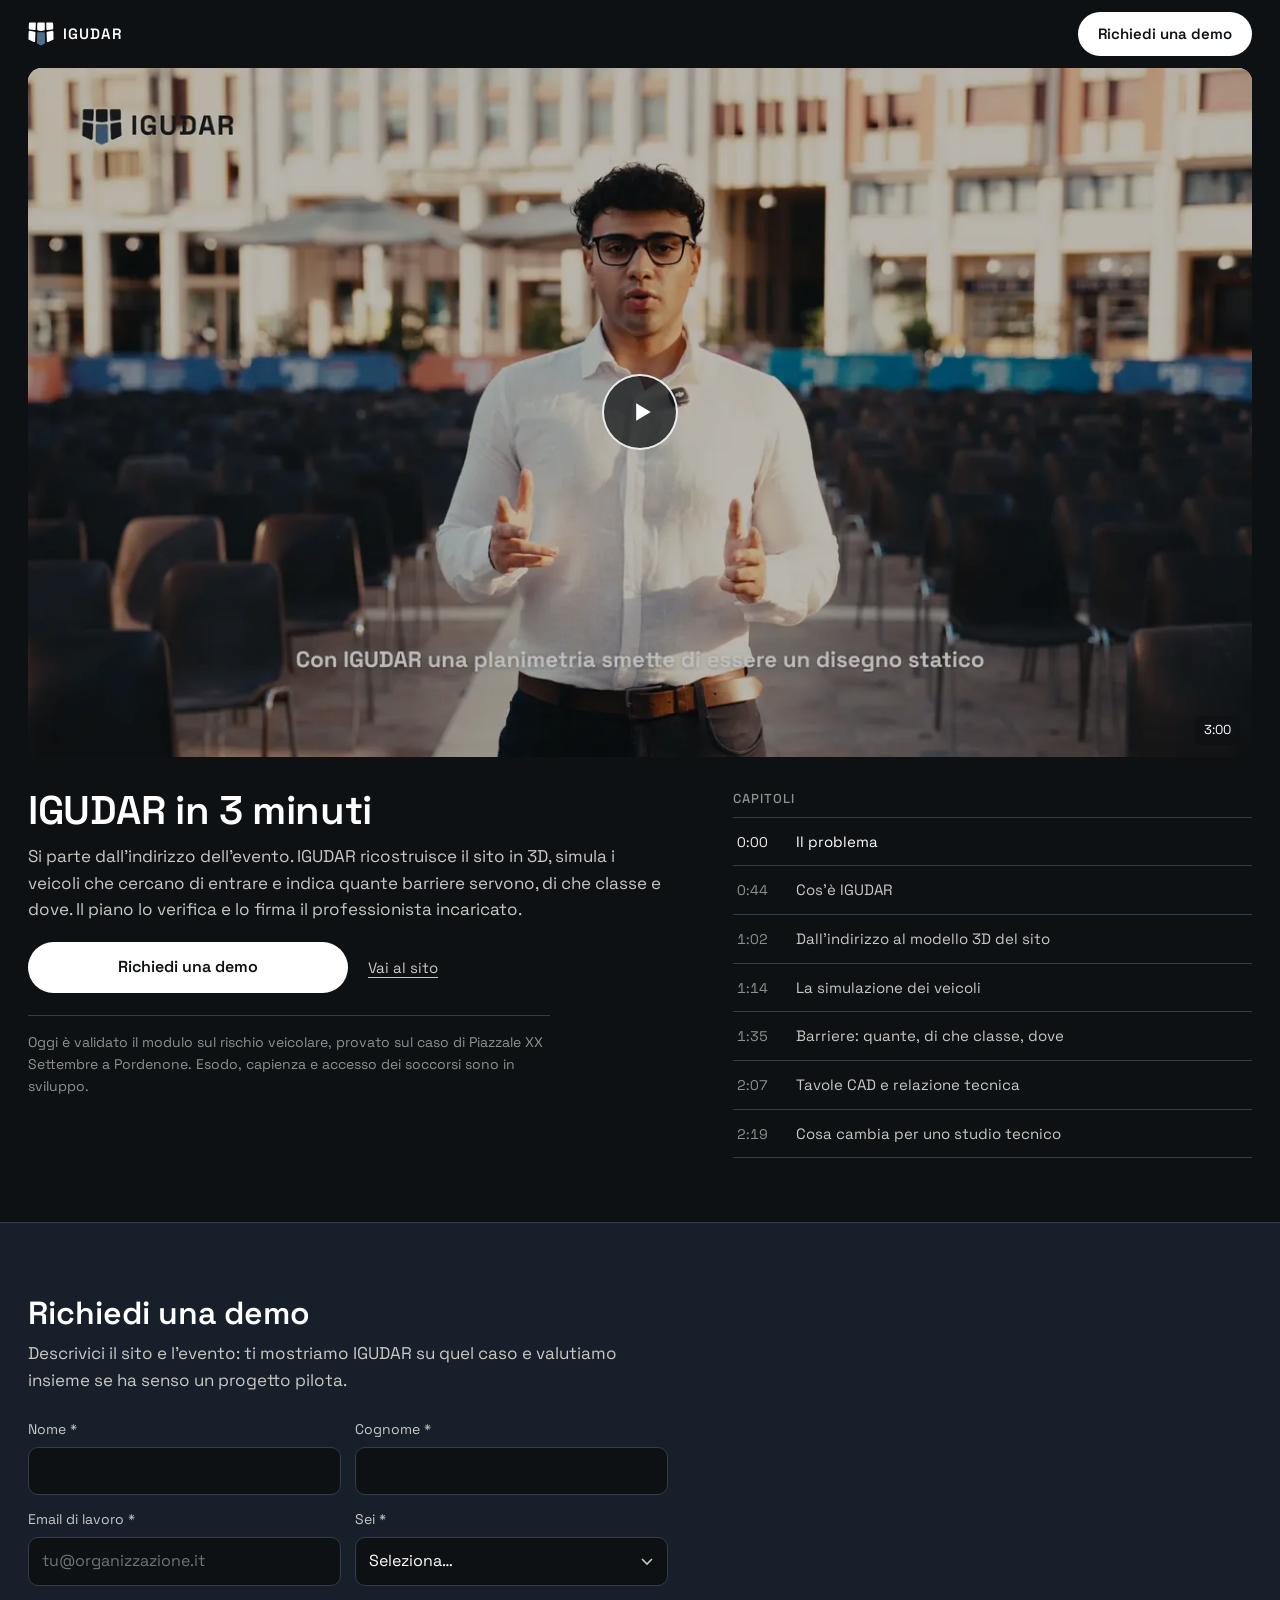
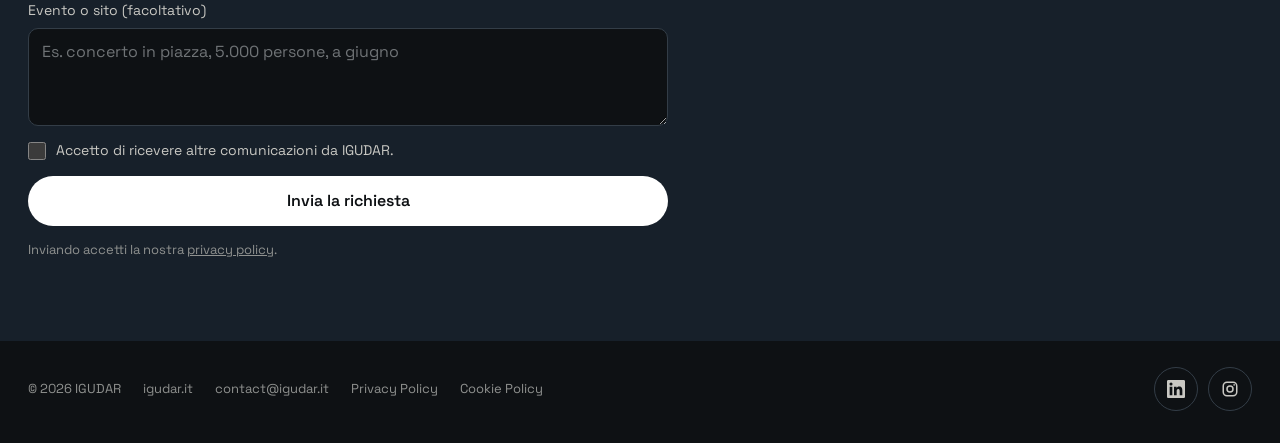
<file: video/index.html>
<!DOCTYPE html>
<html lang="it">

<head>
    <meta charset="UTF-8">
    <meta name="viewport" content="width=device-width, initial-scale=1, viewport-fit=cover">
    <title>IGUDAR in 3 minuti | Video</title>
    <meta name="description"
        content="Nel video il team di IGUDAR mostra come si parte dall’indirizzo di un evento, si ricostruisce il sito in 3D, si simulano i veicoli che cercano di entrare e si decide dove mettere le barriere.">
    <meta name="robots" content="index, follow, max-image-preview:large, max-video-preview:-1">
    <meta name="theme-color" content="#0e1114">
    <meta name="color-scheme" content="dark">
    <link rel="canonical" href="https://igudar.it/video/">

    <link rel="icon" href="/assets/favicon.svg" type="image/svg+xml">
    <link rel="apple-touch-icon" href="/assets/logo-search.png">

    <!-- Open Graph: anteprima su LinkedIn, Instagram, WhatsApp -->
    <meta property="og:type" content="video.other">
    <meta property="og:site_name" content="IGUDAR">
    <meta property="og:title" content="IGUDAR in 3 minuti">
    <meta property="og:description"
        content="Dall’indirizzo dell’evento al modello 3D del sito, alla simulazione dei veicoli e alle barriere: come funziona IGUDAR.">
    <meta property="og:url" content="https://igudar.it/video/">
    <meta property="og:image" content="https://igudar.it/assets/og-video.jpg">
    <meta property="og:image:type" content="image/jpeg">
    <meta property="og:image:width" content="1200">
    <meta property="og:image:height" content="628">
    <meta property="og:image:alt" content="Mehdi Zahid, co-founder di IGUDAR, in piazza davanti alle sedie di un evento">
    <meta property="og:video" content="https://igudar.it/assets/igudar-video-720.mp4">
    <meta property="og:video:secure_url" content="https://igudar.it/assets/igudar-video-720.mp4">
    <meta property="og:video:type" content="video/mp4">
    <meta property="og:video:width" content="1280">
    <meta property="og:video:height" content="720">
    <meta property="og:locale" content="it_IT">
    <meta name="twitter:card" content="summary_large_image">
    <meta name="twitter:title" content="IGUDAR in 3 minuti">
    <meta name="twitter:description"
        content="Dall’indirizzo dell’evento al modello 3D del sito, alla simulazione dei veicoli e alle barriere: come funziona IGUDAR.">
    <meta name="twitter:image" content="https://igudar.it/assets/og-video.jpg">

    <!-- Il poster è l'LCP: lo chiediamo subito -->
    <link rel="preload" as="image" href="/assets/igudar-video-poster.webp" type="image/webp" fetchpriority="high">
    <link rel="preconnect" href="https://fonts.gstatic.com" crossorigin>
    <!-- font non bloccante: la pagina si disegna subito col font di sistema -->
    <link rel="stylesheet" href="https://fonts.googleapis.com/css2?family=Space+Grotesk:wght@400;500;600&display=swap"
        media="print" onload="this.media='all'">

    <style>
        :root {
            --bg: #0e1114;
            --surface: #17202a;
            --surface-2: #212b35;
            --border: #333d47;
            --text: #fff;
            --text-2: #c9c8c3;
            --text-3: #8f918f;
            --brand: #4d6f8b;
            --brand-2: #f2efe7;
            --red: #f25d5d;
            --ok: #5ba37e;
            --font: 'Space Grotesk', -apple-system, BlinkMacSystemFont, 'Segoe UI', Roboto, sans-serif;
            --pad: 16px;
        }

        *, *::before, *::after { box-sizing: border-box; }
        html { -webkit-text-size-adjust: 100%; scroll-behavior: smooth; }
        body { margin: 0; background: var(--bg); color: var(--text); font: 400 16px/1.55 var(--font); -webkit-font-smoothing: antialiased; }
        a { color: inherit; }
        button, input, select, textarea { font: inherit; color: inherit; }
        :focus-visible { outline: 2px solid var(--brand-2); outline-offset: 3px; }
        .sr { position: absolute; width: 1px; height: 1px; overflow: hidden; clip: rect(0 0 0 0); white-space: nowrap; }
        .wrap { width: 100%; max-width: 1120px; margin: 0 auto; padding: 0 var(--pad); }

        /* header */
        .top { display: flex; align-items: center; justify-content: space-between; height: 56px; }
        .logo { display: inline-flex; align-items: center; gap: 9px; text-decoration: none; font-weight: 600; letter-spacing: .06em; font-size: 15px; }
        .logo svg { width: 26px; height: 24px; }
        .top-cta { font-size: 14px; color: var(--text-2); text-decoration: none; padding: 8px 0; }
        .top-cta:hover { color: var(--text); }

        /* player */
        .stage { max-width: 1120px; margin: 0 auto; }
        .player { position: relative; aspect-ratio: 16 / 9; background: #000 url(/assets/igudar-video-poster.webp) center / cover no-repeat; overflow: hidden; }
        .player video { position: absolute; inset: 0; width: 100%; height: 100%; object-fit: contain; background: transparent; }
        .layer { position: absolute; inset: 0; display: flex; align-items: center; justify-content: center; border: 0; padding: 0; margin: 0; background: transparent; cursor: pointer; }
        .layer[hidden] { display: none; }
        .unmute { align-items: flex-end; justify-content: flex-start; padding: 12px; }
        .pill { display: inline-flex; align-items: center; gap: 8px; padding: 9px 14px 9px 11px; border-radius: 999px; background: rgba(14, 17, 20, .78); border: 1px solid rgba(255, 255, 255, .22); font-size: 14px; font-weight: 500; backdrop-filter: blur(6px); -webkit-backdrop-filter: blur(6px); }
        .pill svg { width: 20px; height: 20px; flex: none; }
        .unmute .pill { animation: nudge 2.4s ease-in-out 1.2s 3; }
        @keyframes nudge { 0%, 100% { transform: none; } 50% { transform: scale(1.06); } }
        .bigplay { background: rgba(0, 0, 0, .25); }
        .bigplay .disc { display: grid; place-items: center; width: 76px; height: 76px; border-radius: 50%; background: rgba(14, 17, 20, .72); border: 2px solid rgba(255, 255, 255, .9); }
        .bigplay .disc svg { width: 28px; height: 28px; margin-left: 4px; }
        .bigplay .len { position: absolute; right: 12px; bottom: 12px; font-size: 13px; padding: 4px 9px; border-radius: 6px; background: rgba(14, 17, 20, .75); }
        .endcard { flex-direction: column; gap: 14px; background: rgba(14, 17, 20, .86); cursor: default; text-align: center; padding: var(--pad); }
        .endcard p { margin: 0; font-size: 17px; font-weight: 500; max-width: 30ch; }
        .endcard .row { display: flex; flex-wrap: wrap; gap: 10px; justify-content: center; }
        @media (max-width: 479px) {
            .endcard { gap: 10px; }
            .endcard p { font-size: 15px; }
            .endcard .btn { min-height: 42px; padding: 9px 18px; font-size: 15px; }
        }

        /* buttons */
        .btn { display: inline-flex; align-items: center; justify-content: center; gap: 10px; min-height: 48px; padding: 12px 22px; border-radius: 999px; border: 1px solid transparent; font-weight: 600; font-size: 16px; text-decoration: none; cursor: pointer; transition: background-color .15s, opacity .15s; }
        .btn-main { background: #fff; color: var(--bg); }
        .btn-main:hover { background: #f2efe7; }
        .btn-ghost { background: transparent; border-color: rgba(255, 255, 255, .35); color: #fff; }
        .btn-ghost:hover { border-color: #fff; }

        /* intro under the video */
        .intro { display: grid; gap: 28px; padding-top: 22px; padding-bottom: 40px; }
        h1 { margin: 0 0 10px; font-size: clamp(26px, 6.4vw, 40px); line-height: 1.12; font-weight: 600; letter-spacing: -.01em; }
        .lead { margin: 0 0 20px; color: var(--text-2); font-size: 17px; max-width: 58ch; }
        .actions { display: flex; flex-wrap: wrap; align-items: center; gap: 12px 20px; }
        .actions .btn-main { flex: 1 1 auto; max-width: 320px; }
        .link { color: var(--text-2); font-size: 15px; text-underline-offset: 4px; }
        .link:hover { color: #fff; }
        .status { margin: 22px 0 0; padding-top: 16px; border-top: 1px solid var(--border); color: var(--text-3); font-size: 14px; max-width: 58ch; }

        /* chapters */
        .chapters h2 { margin: 0 0 8px; font-size: 13px; font-weight: 500; letter-spacing: .08em; text-transform: uppercase; color: var(--text-3); }
        .chapters ol { list-style: none; margin: 0; padding: 0; border-top: 1px solid var(--border); }
        .chapters li { border-bottom: 1px solid var(--border); }
        .chapter { display: flex; width: 100%; gap: 14px; align-items: baseline; padding: 12px 4px; border: 0; background: none; text-align: left; cursor: pointer; font-size: 15px; color: var(--text-2); }
        .chapter time { flex: none; width: 3.2em; font-variant-numeric: tabular-nums; color: var(--text-3); font-size: 14px; }
        .chapter:hover, .chapter[aria-current="true"] { color: #fff; }
        .chapter[aria-current="true"] time { color: var(--brand-2); }

        /* form */
        .demo { background: var(--surface); border-top: 1px solid var(--border); padding: 48px 0 56px; scroll-margin-top: 0; }
        .demo h2 { margin: 0 0 8px; font-size: clamp(24px, 5.6vw, 32px); line-height: 1.15; font-weight: 600; }
        .demo .lead { margin-bottom: 26px; }
        form { display: grid; gap: 14px; max-width: 640px; }
        .row2 { display: grid; gap: 14px; }
        label.f { display: grid; gap: 6px; font-size: 14px; color: var(--text-2); }
        input[type=text], input[type=email], select, textarea { width: 100%; min-height: 48px; padding: 11px 13px; border-radius: 10px; border: 1px solid var(--border); background: var(--bg); color: #fff; font-size: 16px; }
        textarea { min-height: 96px; resize: vertical; }
        select { appearance: none; -webkit-appearance: none; background-image: url("data:image/svg+xml,%3Csvg xmlns='http://www.w3.org/2000/svg' viewBox='0 0 12 8'%3E%3Cpath d='M1 1l5 5 5-5' fill='none' stroke='%23c9c8c3' stroke-width='1.6'/%3E%3C/svg%3E"); background-repeat: no-repeat; background-position: right 14px center; background-size: 12px; padding-right: 36px; }
        input::placeholder, textarea::placeholder { color: #6f7376; }
        input:focus, select:focus, textarea:focus { outline: none; border-color: var(--brand-2); }
        .sent input:invalid, .sent select:invalid, .sent textarea:invalid { border-color: var(--red); }
        .consent { display: flex; gap: 10px; align-items: flex-start; font-size: 14px; color: var(--text-2); cursor: pointer; }
        .consent input { width: 18px; height: 18px; margin: 2px 0 0; accent-color: var(--brand); flex: none; }
        .honey { position: absolute; left: -9999px; }
        .fine { margin: 0; font-size: 13px; color: var(--text-3); }
        .msg { margin: 0; padding: 12px 14px; border-radius: 10px; font-size: 15px; }
        .msg[hidden] { display: none; }
        .msg-ok { background: rgba(91, 163, 126, .14); border: 1px solid rgba(91, 163, 126, .5); }
        .msg-err { background: rgba(242, 93, 93, .12); border: 1px solid rgba(242, 93, 93, .5); }
        .loading .btn-main { opacity: .6; pointer-events: none; }

        footer { padding: 26px 0 calc(80px + env(safe-area-inset-bottom)); color: var(--text-3); font-size: 13px; }
        .foot { display: flex; flex-wrap: wrap; align-items: center; justify-content: space-between; gap: 16px 24px; }
        .foot-links { display: flex; flex-wrap: wrap; align-items: center; gap: 0 22px; }
        .foot-links > * { display: inline-flex; align-items: center; min-height: 40px; white-space: nowrap; }
        footer a { text-decoration: none; }
        footer a:hover { color: #fff; }
        .footer-social { display: flex; gap: 10px; }
        .footer-social a { display: grid; place-items: center; width: 44px; height: 44px; border: 1px solid var(--border); border-radius: 50%; color: var(--text-2); }
        .footer-social a:hover { border-color: #fff; color: #fff; }

        @media (min-width: 720px) {
            /* su computer il video riempie la prima schermata; la CTA sta nell'intestazione */
            :root { --pad: 28px; --stage: min(1600px, max(720px, calc((100vh - 92px) * 16 / 9 + 56px))); }
            .wrap, .stage { max-width: var(--stage); }
            .stage { padding: 0 var(--pad); }
            .top { height: 68px; }
            .top-cta { padding: 10px 20px; border-radius: 999px; background: #fff; color: var(--bg); font-size: 15px; font-weight: 600; }
            .top-cta:hover { background: #f2efe7; color: var(--bg); }
            .player { border-radius: 14px; }
            .row2 { grid-template-columns: 1fr 1fr; }
            .demo { padding: 72px 0 80px; }
            footer { padding-bottom: 32px; }
        }
        @media (min-width: 960px) {
            .intro { grid-template-columns: minmax(0, 1.25fr) minmax(0, 1fr); gap: 56px; padding-top: 32px; padding-bottom: 64px; }
        }
        @media (prefers-reduced-motion: reduce) {
            html { scroll-behavior: auto; }
            .unmute .pill { animation: none; }
        }
    </style>

    <script type="application/ld+json">
{
  "@context": "https://schema.org",
  "@type": "VideoObject",
  "@id": "https://igudar.it/video/#video",
  "name": "IGUDAR in 3 minuti",
  "description": "Il team di IGUDAR mostra come si parte dall’indirizzo di un evento, si ricostruisce il sito in 3D, si simulano i veicoli che cercano di entrare e si decide quante barriere servono, di che classe e dove.",
  "thumbnailUrl": ["https://igudar.it/assets/og-video.jpg", "https://igudar.it/assets/igudar-video-poster.webp"],
  "uploadDate": "2026-10-12",
  "duration": "PT3M",
  "contentUrl": "https://igudar.it/assets/igudar-video-1080.mp4",
  "embedUrl": "https://igudar.it/video/",
  "inLanguage": "it-IT",
  "isPartOf": { "@id": "https://igudar.it/#website" },
  "about": { "@id": "https://igudar.it/#platform" },
  "publisher": {
    "@type": "Organization",
    "@id": "https://igudar.it/#organization",
    "name": "IGUDAR",
    "url": "https://igudar.it/",
    "sameAs": ["https://www.linkedin.com/company/igudar-technologies/", "https://www.instagram.com/igudar.ai/"],
    "logo": { "@type": "ImageObject", "url": "https://igudar.it/assets/logo-search.png", "width": 512, "height": 512 }
  },
  "hasPart": [
    { "@type": "Clip", "name": "Il problema", "startOffset": 0, "endOffset": 44, "url": "https://igudar.it/video/?t=0" },
    { "@type": "Clip", "name": "Cos’è IGUDAR", "startOffset": 44, "endOffset": 62, "url": "https://igudar.it/video/?t=44" },
    { "@type": "Clip", "name": "Dall’indirizzo al modello 3D del sito", "startOffset": 62, "endOffset": 74, "url": "https://igudar.it/video/?t=62" },
    { "@type": "Clip", "name": "La simulazione dei veicoli", "startOffset": 74, "endOffset": 95, "url": "https://igudar.it/video/?t=74" },
    { "@type": "Clip", "name": "Barriere: quante, di che classe, dove", "startOffset": 95, "endOffset": 127, "url": "https://igudar.it/video/?t=95" },
    { "@type": "Clip", "name": "Tavole CAD e relazione tecnica", "startOffset": 127, "endOffset": 139, "url": "https://igudar.it/video/?t=127" },
    { "@type": "Clip", "name": "Cosa cambia per uno studio tecnico", "startOffset": 139, "endOffset": 180, "url": "https://igudar.it/video/?t=139" }
  ]
}
    </script>

    <!-- Google Consent Mode + Google Tag Manager (come in index.html) -->
    <script>
        window.dataLayer = window.dataLayer || [];
        function gtag() { dataLayer.push(arguments); }
        gtag('consent', 'default', {
            ad_storage: 'denied',
            ad_user_data: 'denied',
            ad_personalization: 'denied',
            analytics_storage: 'denied',
            functionality_storage: 'denied',
            personalization_storage: 'denied',
            security_storage: 'denied',
            wait_for_update: 2000
        });
        gtag('set', 'url_passthrough', true);
        gtag('set', 'ads_data_redaction', true);
        (function (w, d, s, l, i) {
            w[l] = w[l] || [];
            w[l].push({ 'gtm.start': new Date().getTime(), event: 'gtm.js' });
            var f = d.getElementsByTagName(s)[0];
            var j = d.createElement(s);
            var dl = l !== 'dataLayer' ? '&l=' + l : '';
            j.async = true;
            j.src = 'https://www.googletagmanager.com/gtm.js?id=' + i + dl;
            f.parentNode.insertBefore(j, f);
        })(window, document, 'script', 'dataLayer', 'GTM-WLKWSDM5');
    </script>

    <!-- Avacy Cookie Consent: defer, così non blocca il primo frame del video -->
    <script id="oil-configuration" type="application/configuration"
        data-remote-config="https://igudar.avacy-cdn.com/config/igudar/4125e2e5-4762-4b36-a372-154ff3115007/banner.json">
    </script>
    <script src="https://igudar.avacy-cdn.com/current/dist/oilstub.min.js" defer></script>
    <script src="https://igudar.avacy-cdn.com/current/dist/oil.min.js" defer></script>
</head>

<body>
    <header class="wrap top">
        <a class="logo" href="/" aria-label="IGUDAR, vai al sito">
            <svg viewBox="0 0 424 394" aria-hidden="true">
                <path d="M6.00622 278.193C5.83327 284.192 9.27803 289.722 14.7783 292.275L93.3494 328.739C103.241 333.329 114.671 326.475 115.108 315.69L120.862 173.868C121.172 166.233 115.652 159.575 108.011 158.368L27.0916 145.592C17.9845 144.154 9.67423 150.954 9.41177 160.059L6.00622 278.193Z" fill="#FFFFFF"/>
                <path d="M126.915 24.6889C127.263 16.1277 120.329 9 111.653 9H28.6124C20.3457 9 13.5792 15.495 13.344 23.6557L10.9514 106.649C10.7287 114.377 16.4585 121.021 24.2198 122.033L105.853 132.682C114.762 133.844 122.756 127.198 123.116 118.331L126.915 24.6889Z" fill="#FFFFFF"/>
                <path d="M418.494 278.193C418.667 284.192 415.222 289.722 409.722 292.275L331.151 328.739C321.259 333.329 309.829 326.475 309.392 315.69L303.638 173.868C303.328 166.233 308.848 159.575 316.489 158.368L397.408 145.592C406.515 144.154 414.826 150.954 415.088 160.059L418.494 278.193Z" fill="#FFFFFF"/>
                <path d="M297.585 24.6889C297.237 16.1277 304.171 9 312.847 9H395.888C404.154 9 410.921 15.495 411.156 23.6557L413.549 106.649C413.771 114.377 408.042 121.021 400.28 122.033L318.647 132.682C309.738 133.844 301.744 127.198 301.384 118.331L297.585 24.6889Z" fill="#FFFFFF"/>
                <path d="M211.563 9H165.572C157.201 9 150.39 15.6535 150.298 23.9198L149.178 124.945C149.094 132.575 154.792 139.066 162.452 140.065L211.563 146.65L262.048 140.065C269.708 139.066 275.406 132.575 275.322 124.945L274.202 23.9198C274.11 15.6535 267.299 9 258.928 9H211.563Z" fill="#FFFFFF"/>
                <path d="M155.528 357.597L211.561 384.239L268.968 357.597C274.381 355.085 277.811 349.684 277.746 343.779L275.956 182.291C275.855 173.181 267.672 166.263 258.582 167.514C258.375 167.543 258.166 167.56 257.957 167.56H166.54C166.331 167.56 166.121 167.543 165.914 167.514C156.825 166.263 148.642 173.181 148.541 182.291L146.751 343.779C146.685 349.684 150.116 355.085 155.528 357.597Z" fill="#4D6F8B"/>
            </svg>
            <span>IGUDAR</span>
        </a>
        <a class="top-cta" href="#demo" data-cta="header">Richiedi una demo</a>
    </header>

    <main>
        <div class="stage">
            <div class="player" id="player">
                <video id="v" playsinline muted preload="metadata" width="1920" height="1080"
                    poster="/assets/igudar-video-poster.webp"
                    aria-label="Video: IGUDAR in 3 minuti, con sottotitoli in italiano"></video>
                <script>
                    // Sceglie la risoluzione prima che il parser vada avanti: nessuna attesa su file JS esterni.
                    (function () {
                        var v = document.getElementById('v');
                        var c = navigator.connection || {};
                        var slow = c.saveData || /(^|-)2g|3g/.test(c.effectiveType || '');
                        var px = (v.clientWidth || window.innerWidth) * Math.min(window.devicePixelRatio || 1, 3) * 9 / 16;
                        var h = slow ? 540 : px > 820 ? 1080 : px > 560 ? 720 : 540;
                        v.src = '/assets/igudar-video-' + h + '.mp4';
                        v.dataset.h = h;
                    })();
                </script>
                <noscript><video controls playsinline preload="metadata" poster="/assets/igudar-video-poster.webp"
                        src="/assets/igudar-video-720.mp4" style="position:absolute;inset:0;width:100%;height:100%"></video></noscript>

                <button class="layer unmute" id="unmute" type="button" hidden>
                    <span class="pill">
                        <svg viewBox="0 0 24 24" fill="none" stroke="currentColor" stroke-width="1.8" stroke-linecap="round" stroke-linejoin="round" aria-hidden="true"><path d="M11 5 6 9H3v6h3l5 4V5Z" /><path d="m22 9-6 6M16 9l6 6" /></svg>
                        Tocca per attivare l’audio
                    </span>
                </button>
                <button class="layer bigplay" id="bigplay" type="button" hidden aria-label="Guarda il video, 3 minuti">
                    <span class="disc"><svg viewBox="0 0 24 24" fill="#fff" aria-hidden="true"><path d="M7 4.5v15l12.5-7.5L7 4.5Z" /></svg></span>
                    <span class="len" aria-hidden="true">3:00</span>
                </button>
                <div class="layer endcard" id="endcard" hidden>
                    <p>Vuoi vedere IGUDAR sul sito del tuo evento?</p>
                    <div class="row">
                        <a class="btn btn-main" href="#demo" data-cta="endcard">Richiedi una demo</a>
                        <button class="btn btn-ghost" type="button" id="replay">Rivedi</button>
                    </div>
                </div>
            </div>
        </div>

        <section class="wrap intro">
            <div>
                <h1>IGUDAR in 3 minuti</h1>
                <p class="lead">Si parte dall’indirizzo dell’evento. IGUDAR ricostruisce il sito in 3D, simula i veicoli
                    che cercano di entrare e indica quante barriere servono, di che classe e dove. Il piano lo verifica e
                    lo firma il professionista incaricato.</p>
                <div class="actions" id="mainActions">
                    <a class="btn btn-main" href="#demo" data-cta="hero">Richiedi una demo</a>
                    <a class="link" href="/" data-cta="site">Vai al sito</a>
                </div>
                <p class="status">Oggi è validato il modulo sul rischio veicolare, provato sul caso di Piazzale XX
                    Settembre a Pordenone. Esodo, capienza e accesso dei soccorsi sono in sviluppo.</p>
            </div>

            <nav class="chapters" aria-labelledby="chTitle">
                <h2 id="chTitle">Capitoli</h2>
                <ol>
                    <li><button class="chapter" type="button" data-t="0"><time>0:00</time>Il problema</button></li>
                    <li><button class="chapter" type="button" data-t="44"><time>0:44</time>Cos’è IGUDAR</button></li>
                    <li><button class="chapter" type="button" data-t="62"><time>1:02</time>Dall’indirizzo al modello 3D del sito</button></li>
                    <li><button class="chapter" type="button" data-t="74"><time>1:14</time>La simulazione dei veicoli</button></li>
                    <li><button class="chapter" type="button" data-t="95"><time>1:35</time>Barriere: quante, di che classe, dove</button></li>
                    <li><button class="chapter" type="button" data-t="127"><time>2:07</time>Tavole CAD e relazione tecnica</button></li>
                    <li><button class="chapter" type="button" data-t="139"><time>2:19</time>Cosa cambia per uno studio tecnico</button></li>
                </ol>
            </nav>
        </section>

        <section class="demo" id="demo" aria-labelledby="demoTitle">
            <div class="wrap">
                <h2 id="demoTitle">Richiedi una demo</h2>
                <p class="lead">Descrivici il sito e l’evento: ti mostriamo IGUDAR su quel caso e valutiamo insieme se ha
                    senso un progetto pilota.</p>

                <form id="demoForm" novalidate>
                    <div class="row2">
                        <label class="f">Nome *
                            <input type="text" name="firstname" required maxlength="80" autocomplete="given-name">
                        </label>
                        <label class="f">Cognome *
                            <input type="text" name="lastname" required maxlength="80" autocomplete="family-name">
                        </label>
                    </div>
                    <div class="row2">
                        <label class="f">Email di lavoro *
                            <input type="email" name="email" required maxlength="120" autocomplete="email" inputmode="email"
                                placeholder="tu@organizzazione.it">
                        </label>
                        <label class="f">Sei *
                            <!-- i value devono restare identici alle opzioni della property "sei" su HubSpot -->
                            <select name="role" required>
                                <option value="">Seleziona…</option>
                                <option value="Professionista della sicurezza">Professionista della sicurezza</option>
                                <option value="Organizzatore eventi">Organizzatore eventi</option>
                                <option value="Studio tecnico / geometra">Studio tecnico / geometra</option>
                                <option value="Comune / Pubblica Amministrazione">Comune / Pubblica Amministrazione</option>
                                <option value="Altro">Altro</option>
                            </select>
                        </label>
                    </div>
                    <label class="f">Evento o sito (facoltativo)
                        <textarea name="message" maxlength="2000" rows="3"
                            placeholder="Es. concerto in piazza, 5.000 persone, a giugno"></textarea>
                    </label>
                    <label class="consent">
                        <input type="checkbox" name="consent" value="yes">
                        <span>Accetto di ricevere altre comunicazioni da IGUDAR.</span>
                    </label>
                    <input type="text" name="_honey" class="honey" tabindex="-1" autocomplete="off" aria-hidden="true">
                    <button class="btn btn-main" type="submit" id="submitBtn">Invia la richiesta</button>
                    <p class="fine">Inviando accetti la nostra <a href="/privacy-policy.html">privacy policy</a>.</p>
                    <p class="msg msg-ok" id="okMsg" role="status" aria-live="polite" hidden><strong>Richiesta inviata.</strong> Ti ricontattiamo all’email che hai indicato.</p>
                    <p class="msg msg-err" id="errMsg" role="alert" hidden><strong>Invio non riuscito.</strong> Riprova, o scrivici a <a href="mailto:contact@igudar.it">contact@igudar.it</a>.</p>
                </form>
            </div>
        </section>
    </main>

    <footer>
        <div class="wrap foot">
            <div class="foot-links">
                <span>&copy; 2026 IGUDAR</span>
                <a href="/">igudar.it</a>
                <a href="mailto:contact@igudar.it">contact@igudar.it</a>
                <a href="/privacy-policy.html">Privacy Policy</a>
                <a href="/cookie-policy.html">Cookie Policy</a>
            </div>
            <div class="footer-social">
                <a href="https://www.linkedin.com/company/igudar-technologies/" rel="me noopener" target="_blank" aria-label="IGUDAR su LinkedIn" data-aria-it="IGUDAR su LinkedIn" data-aria-en="IGUDAR on LinkedIn"><svg viewBox="0 0 24 24" width="18" height="18" fill="currentColor" aria-hidden="true"><path d="M20.45 20.45h-3.55v-5.57c0-1.33-.03-3.04-1.85-3.04-1.86 0-2.14 1.45-2.14 2.94v5.67H9.35V9h3.41v1.56h.05c.48-.9 1.64-1.85 3.37-1.85 3.6 0 4.27 2.37 4.27 5.46v6.28ZM5.34 7.43a2.06 2.06 0 1 1 0-4.13 2.06 2.06 0 0 1 0 4.13ZM7.12 20.45H3.56V9h3.56v11.45ZM22.22 0H1.77C.79 0 0 .77 0 1.73v20.54C0 23.23.79 24 1.77 24h20.45c.98 0 1.78-.77 1.78-1.73V1.73C24 .77 23.2 0 22.22 0Z"/></svg></a>
                <a href="https://www.instagram.com/igudar.ai/" rel="me noopener" target="_blank" aria-label="IGUDAR su Instagram" data-aria-it="IGUDAR su Instagram" data-aria-en="IGUDAR on Instagram"><svg viewBox="0 0 24 24" width="18" height="18" fill="none" stroke="currentColor" stroke-width="2" aria-hidden="true"><rect x="3" y="3" width="18" height="18" rx="5"/><circle cx="12" cy="12" r="4"/><circle cx="17.5" cy="6.5" r="1.1" fill="currentColor" stroke="none"/></svg></a>
            </div>
        </div>
    </footer>

    <script>
        (function () {
            var v = document.getElementById('v');
            var unmuteBtn = document.getElementById('unmute');
            var playBtn = document.getElementById('bigplay');
            var endcard = document.getElementById('endcard');
            var chapters = [].slice.call(document.querySelectorAll('.chapter'));
            var reduceMotion = window.matchMedia && matchMedia('(prefers-reduced-motion: reduce)').matches;
            var engaged = false; // l'utente ha toccato il video: audio attivo e controlli nativi

            function track(event, extra) {
                var data = { event: event, video_title: 'IGUDAR in 3 minuti', video_quality: v.dataset.h + 'p' };
                for (var k in extra) data[k] = extra[k];
                window.dataLayer.push(data);
            }

            // ?t=74 o #t=74 apre il video su un capitolo (link condivisibili + Google key moments)
            var startAt = 0;
            var m = (location.search + location.hash).match(/[?&#]t=(\d+)/);
            if (m) startAt = Math.min(+m[1], 175);
            if (startAt) v.addEventListener('loadedmetadata', function () { v.currentTime = startAt; }, { once: true });

            function engage(fromStart) {
                if (!engaged) {
                    engaged = true;
                    v.controls = true;
                    unmuteBtn.hidden = true;
                    playBtn.hidden = true;
                    track('video_unmute', { video_current_time: Math.round(v.currentTime) });
                }
                v.muted = false;
                // chi attiva l'audio nei primi 30 s vuole sentire il video dall'inizio
                if (fromStart && v.currentTime < 30) v.currentTime = startAt;
                endcard.hidden = true;
                return v.play();
            }

            unmuteBtn.addEventListener('click', function () { engage(true); });
            playBtn.addEventListener('click', function () { engage(false); });

            // autoplay muto: funziona anche nei browser interni di LinkedIn e Instagram (i sottotitoli sono nel video)
            function autoplay() {
                var p = v.play();
                if (!p || !p.then) return;
                p.then(function () {
                    if (!engaged) unmuteBtn.hidden = false;
                }).catch(function (err) {
                    if (engaged) return;
                    // pagina aperta in background (webview, tab): riprova quando diventa visibile
                    if (err && err.name === 'AbortError' && document.hidden) {
                        document.addEventListener('visibilitychange', function retry() {
                            if (document.hidden) return;
                            document.removeEventListener('visibilitychange', retry);
                            if (!engaged) autoplay();
                        });
                        return;
                    }
                    // autoplay vietato (es. iOS in risparmio energetico): serve un tocco
                    playBtn.hidden = false;
                });
            }
            // Si prova sempre a partire con l'audio. I browser (Safari, Chrome, app di LinkedIn e
            // Instagram) lo bloccano finché l'utente non tocca la pagina: in quel caso si parte muti.
            function autoplayWithSound() {
                v.muted = false;
                var p = v.play();
                if (!p || !p.then) { v.muted = true; return autoplay(); }
                p.then(function () {
                    engaged = true;
                    v.controls = true;
                    unmuteBtn.hidden = true;
                    track('video_unmute', { video_current_time: 0, video_autoplay_sound: true });
                }).catch(function () {
                    v.muted = true;
                    autoplay();
                });
            }
            if (reduceMotion) {
                playBtn.hidden = false;
            } else {
                v.preload = 'auto';
                autoplayWithSound();
            }

            // Partito muto: il primo tocco in un punto qualsiasi della pagina (non su link, bottoni
            // o campi del form) accende l'audio, purché il video sia ancora per metà a schermo.
            document.addEventListener('click', function (e) {
                if (engaged || unmuteBtn.hidden) return;
                if (e.target.closest && e.target.closest('a, button, input, select, textarea, label')) return;
                var r = v.getBoundingClientRect();
                var visible = Math.min(r.bottom, window.innerHeight) - Math.max(r.top, 0);
                if (visible > r.height / 2) engage(true);
            }, true);

            v.addEventListener('playing', function once() {
                v.removeEventListener('playing', once);
                track('video_start', { video_autoplay: !engaged });
            });

            // capitoli + avanzamento
            // percentuale sul tempo davvero guardato: i salti tra capitoli non contano
            var marks = [10, 25, 50, 75, 90], sent = {}, watched = 0, lastT = 0;
            v.addEventListener('timeupdate', function () {
                var t = v.currentTime, d = v.duration || 180, step = t - lastT;
                if (step > 0 && step < 1.5) watched += step;
                lastT = t;
                for (var i = chapters.length - 1; i >= 0; i--) {
                    if (t >= +chapters[i].dataset.t) break;
                }
                chapters.forEach(function (c, j) { c.setAttribute('aria-current', j === i ? 'true' : 'false'); });
                var pct = watched / d * 100;
                marks.forEach(function (mk) {
                    if (pct >= mk && !sent[mk]) {
                        sent[mk] = true;
                        track('video_progress', { video_percent: mk, video_sound: !v.muted });
                    }
                });
            });

            v.addEventListener('ended', function () {
                track('video_complete', { video_sound: !v.muted });
                if (document.fullscreenElement && document.exitFullscreen) document.exitFullscreen();
                if (v.webkitDisplayingFullscreen && v.webkitExitFullscreen) v.webkitExitFullscreen();
                unmuteBtn.hidden = true;
                endcard.hidden = false;
            });
            document.getElementById('replay').addEventListener('click', function () {
                v.currentTime = 0;
                engage(false);
                track('video_replay', {});
            });

            chapters.forEach(function (c) {
                c.addEventListener('click', function () {
                    v.currentTime = +c.dataset.t;
                    engage(false);
                    var r = v.getBoundingClientRect();
                    if (r.top < 0 || r.bottom > window.innerHeight) {
                        v.scrollIntoView({ behavior: reduceMotion ? 'auto' : 'smooth', block: 'center' });
                    }
                    track('video_chapter', { video_chapter: c.textContent.replace(/^\d+:\d+/, '').trim() });
                });
            });

            // CTA: pausa il video (ha già fatto il suo lavoro) e traccia la sorgente
            document.addEventListener('click', function (e) {
                var a = e.target.closest && e.target.closest('[data-cta]');
                if (!a) return;
                track('cta_click', { cta_position: a.dataset.cta, video_current_time: Math.round(v.currentTime) });
                if (a.getAttribute('href') === '#demo') {
                    v.pause();
                    endcard.hidden = true;
                    setTimeout(function () {
                        var first = document.querySelector('#demoForm input[name=firstname]');
                        if (first) first.focus({ preventScroll: true });
                    }, reduceMotion ? 0 : 450);
                }
            });

            if ('IntersectionObserver' in window) {
                // muto e fuori schermo = nessuno lo sta guardando: risparmiamo banda
                new IntersectionObserver(function (en) {
                    if (engaged || !v.muted) return;
                    if (en[0].isIntersecting) { if (v.paused && !v.ended && unmuteBtn.hidden === false) v.play().catch(function () {}); }
                    else v.pause();
                }, { threshold: 0.25 }).observe(v);
            }

            // ============================================================
            // FORM: invio a HubSpot, stesso form "Richiedi Demo" della home
            // ============================================================
            var form = document.getElementById('demoForm');
            var okMsg = document.getElementById('okMsg');
            var errMsg = document.getElementById('errMsg');
            var submitBtn = document.getElementById('submitBtn');
            var HS_ENDPOINT = 'https://api-eu1.hsforms.com/submissions/v3/integration/submit/149175563/0ce6ea17-ca82-4e4e-a0c9-7c7104b44bf8';

            function val(name) {
                var el = form.elements[name];
                return el && el.value ? el.value.trim() : '';
            }
            function readCookie(name) {
                try {
                    var match = document.cookie.match(new RegExp('(^|;\\s*)' + name + '=([^;]*)'));
                    return match ? decodeURIComponent(match[2]) : '';
                } catch (err) { return ''; }
            }
            function sourceLine() {
                // la provenienza (LinkedIn, Instagram, campagna) finisce nel messaggio su HubSpot
                var q = new URLSearchParams(location.search), parts = [];
                ['utm_source', 'utm_medium', 'utm_campaign', 'utm_content'].forEach(function (k) {
                    if (q.get(k)) parts.push(k + '=' + q.get(k));
                });
                if (!parts.length && /instagram/i.test(navigator.userAgent)) parts.push('app=instagram');
                if (!parts.length && /linkedin/i.test(navigator.userAgent)) parts.push('app=linkedin');
                if (!parts.length && document.referrer) parts.push('referrer=' + document.referrer);
                return 'Fonte: pagina video' + (parts.length ? ' (' + parts.join(', ') + ')' : '') +
                    ', video guardato per ' + Math.round(watched) + ' s su 180';
            }

            form.addEventListener('submit', function (ev) {
                ev.preventDefault();
                okMsg.hidden = true;
                errMsg.hidden = true;
                form.classList.add('sent');
                if (form.elements._honey.value) return;
                if (!form.checkValidity()) {
                    var bad = form.querySelector(':invalid');
                    if (bad) bad.focus();
                    return;
                }
                form.classList.add('loading');
                submitBtn.disabled = true;

                var note = val('message') || 'Richiesta demo dalla pagina video.';
                var fields = [
                    { objectTypeId: '0-1', name: 'firstname', value: val('firstname') },
                    { objectTypeId: '0-1', name: 'lastname', value: val('lastname') },
                    { objectTypeId: '0-1', name: 'email', value: val('email') },
                    { objectTypeId: '0-1', name: 'sei', value: val('role') },
                    { objectTypeId: '0-1', name: 'message', value: note + '\n\n' + sourceLine() }
                ];
                var context = { pageUri: location.href, pageName: document.title };
                var hutk = readCookie('hubspotutk');
                if (hutk) context.hutk = hutk;
                var consent = !!form.elements.consent.checked;

                fetch(HS_ENDPOINT, {
                    method: 'POST',
                    headers: { 'Content-Type': 'application/json' },
                    body: JSON.stringify({
                        fields: fields,
                        context: context,
                        legalConsentOptions: {
                            consent: {
                                consentToProcess: true,
                                text: 'Per fornirti il servizio, abbiamo bisogno del tuo consenso per archiviare e trattare i tuoi dati personali.',
                                communications: [{
                                    value: consent,
                                    subscriptionTypeId: 3456756631,
                                    text: 'Accetto di ricevere altre comunicazioni da IGUDAR.'
                                }]
                            }
                        }
                    })
                }).then(function (res) {
                    if (!res.ok) throw new Error('hubspot ' + res.status);
                    form.classList.remove('loading');
                    okMsg.hidden = false;
                    form.reset();
                    form.classList.remove('sent');
                    track('generate_lead', { form_name: 'demo_video', lead_role: fields[3].value });
                }).catch(function () {
                    form.classList.remove('loading');
                    submitBtn.disabled = false;
                    errMsg.hidden = false;
                });
            });
        })();
    </script>
</body>

</html>
</file>
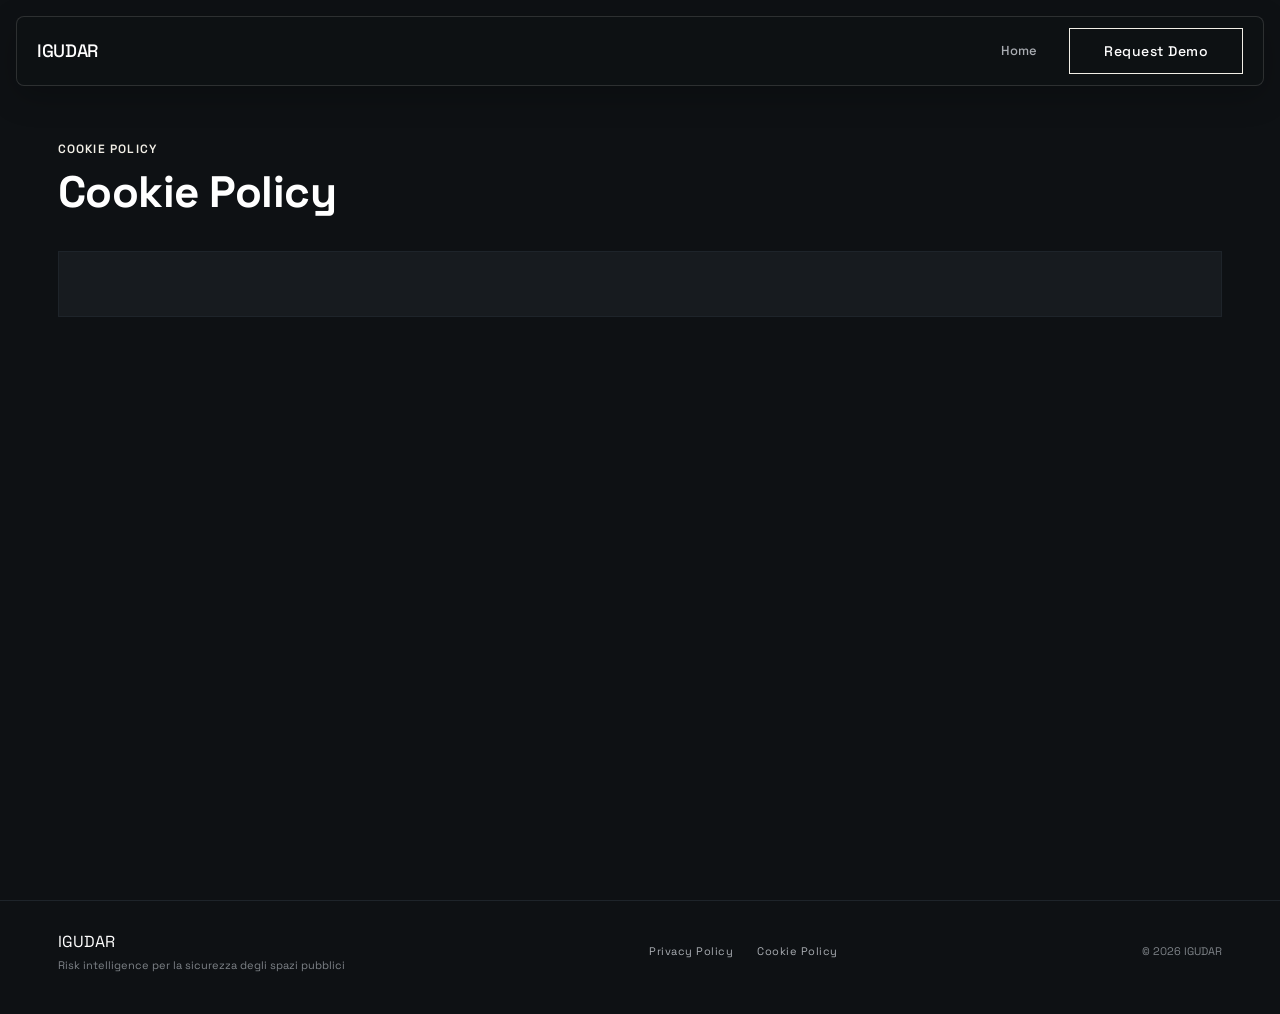
<file: cookie-policy.html>
<!DOCTYPE html>
<html lang="it">
<head>
    <meta charset="UTF-8">
    <meta name="viewport" content="width=device-width, initial-scale=1.0">
    <title>Cookie Policy — IGUDAR</title>
    <link rel="preconnect" href="https://fonts.googleapis.com">
    <link rel="preconnect" href="https://fonts.gstatic.com" crossorigin>
    <link href="https://fonts.googleapis.com/css2?family=Space+Grotesk:wght@300;400;500;600;700&display=swap" rel="stylesheet">
    <link rel="stylesheet" href="style.css">

    <!-- Google Consent Mode + Google Tag Manager -->
    <script>
        window.dataLayer = window.dataLayer || [];

        function gtag() {
            dataLayer.push(arguments);
        }

        gtag('consent', 'default', {
            ad_storage: 'denied',
            ad_user_data: 'denied',
            ad_personalization: 'denied',
            analytics_storage: 'denied',
            functionality_storage: 'denied',
            personalization_storage: 'denied',
            security_storage: 'denied',
            wait_for_update: 2000
        });

        gtag('set', 'url_passthrough', true);
        gtag('set', 'ads_data_redaction', true);

        (function (w, d, s, l, i) {
            w[l] = w[l] || [];

            w[l].push({
                'gtm.start': new Date().getTime(),
                event: 'gtm.js'
            });

            var f = d.getElementsByTagName(s)[0];
            var j = d.createElement(s);
            var dl = l !== 'dataLayer' ? '&l=' + l : '';

            j.async = true;
            j.src = 'https://www.googletagmanager.com/gtm.js?id=' + i + dl;

            f.parentNode.insertBefore(j, f);
        })(window, document, 'script', 'dataLayer', 'GTM-WLKWSDM5');
    </script>

    <!-- Avacy Cookie Consent -->
    <script
        id="oil-configuration"
        type="application/configuration"
        data-remote-config="https://igudar.avacy-cdn.com/config/igudar/4125e2e5-4762-4b36-a372-154ff3115007/banner.json">
    </script>

    <script src="https://igudar.avacy-cdn.com/current/dist/oilstub.min.js"></script>
    <script src="https://igudar.avacy-cdn.com/current/dist/oil.min.js"></script>

    <!-- Avacy Policy Viewer -->
    <script type='module' src="https://igudar.avacy-cdn.com/avacy-components/components/components.esm.js"></script>
</head>
<body>

    <!-- NAV -->
    <nav class="nav">
        <div class="nav-inner">
            <div class="nav-logo">
                <a href="index.html" style="text-decoration:none;color:inherit;">
                    <span class="logo-text">IGUDAR</span>
                </a>
            </div>
            <div class="nav-links">
                <a href="index.html" data-en="Home" data-it="Home">Home</a>
                <a href="index.html#contact" class="nav-cta" data-en="Request Demo" data-it="Richiedi Demo">Request Demo</a>
            </div>
        </div>
    </nav>

    <main class="policy-page">
        <div class="container">
            <p class="section-tag">COOKIE POLICY</p>
            <h1 class="policy-title">Cookie Policy</h1>
            <div class="policy-viewer-wrap">
                <av-policy-viewer policy-url="https://api.avacy.eu/igudar/cookiepolicy/1/it"></av-policy-viewer>
            </div>
        </div>
    </main>

    <!-- FOOTER -->
    <footer class="footer">
        <div class="container footer-inner">
            <div>
                <div class="footer-logo">IGUDAR</div>
                <div class="footer-sub">Risk intelligence per la sicurezza degli spazi pubblici</div>
            </div>
            <div class="footer-links">
                <a href="privacy-policy.html">Privacy Policy</a>
                <a href="cookie-policy.html">Cookie Policy</a>
            </div>
            <div class="footer-copy">&copy; 2026 IGUDAR</div>
        </div>
    </footer>

</body>
</html>
</file>
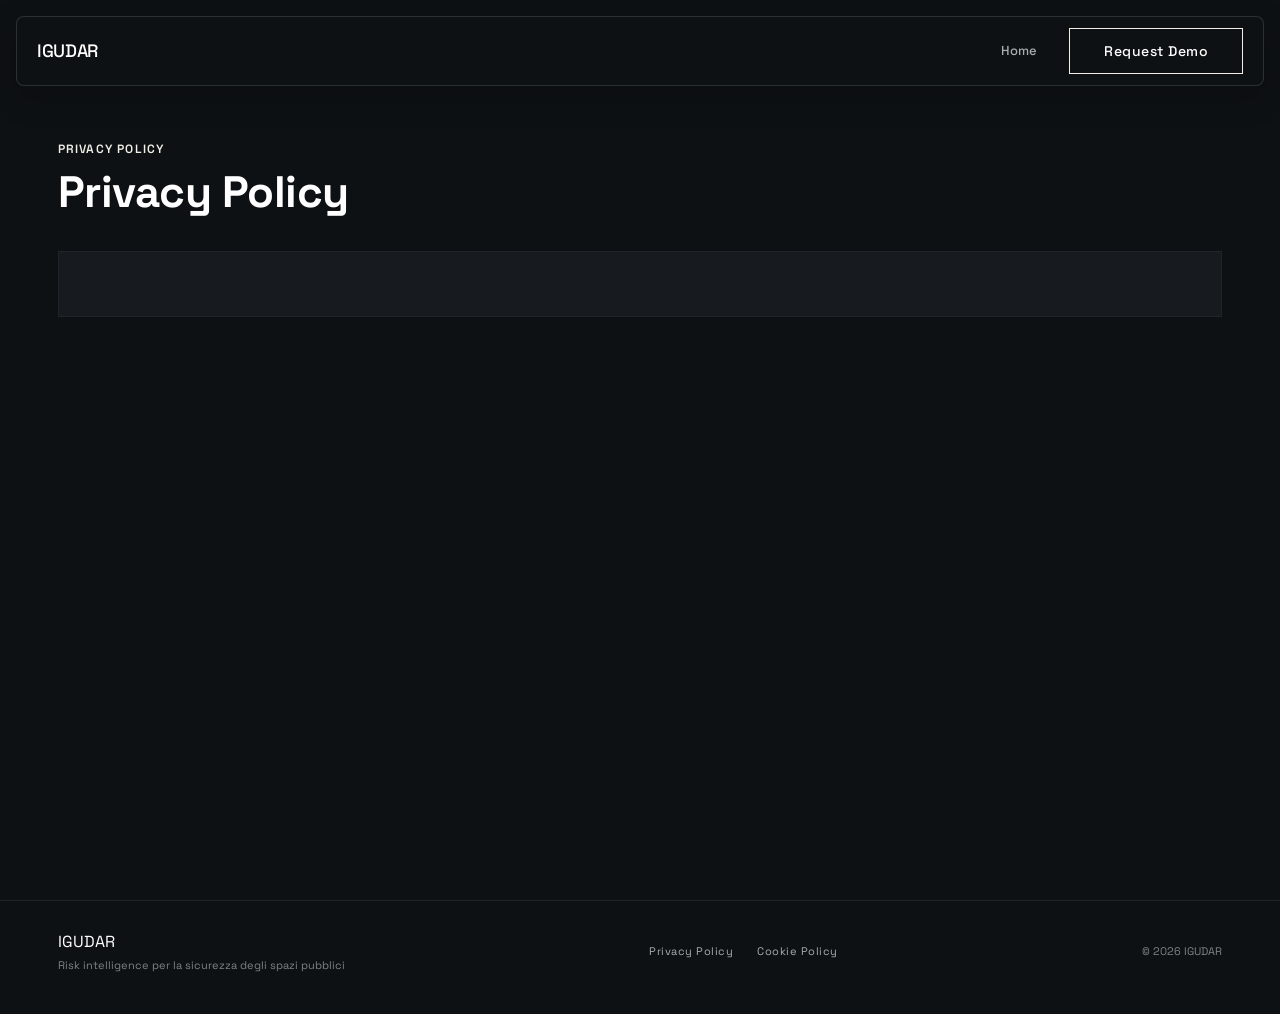
<file: privacy-policy.html>
<!DOCTYPE html>
<html lang="it">
<head>
    <meta charset="UTF-8">
    <meta name="viewport" content="width=device-width, initial-scale=1.0">
    <title>Privacy Policy — IGUDAR</title>
    <link rel="preconnect" href="https://fonts.googleapis.com">
    <link rel="preconnect" href="https://fonts.gstatic.com" crossorigin>
    <link href="https://fonts.googleapis.com/css2?family=Space+Grotesk:wght@300;400;500;600;700&display=swap" rel="stylesheet">
    <link rel="stylesheet" href="style.css">

    <!-- Google Consent Mode + Google Tag Manager -->
    <script>
        window.dataLayer = window.dataLayer || [];

        function gtag() {
            dataLayer.push(arguments);
        }

        gtag('consent', 'default', {
            ad_storage: 'denied',
            ad_user_data: 'denied',
            ad_personalization: 'denied',
            analytics_storage: 'denied',
            functionality_storage: 'denied',
            personalization_storage: 'denied',
            security_storage: 'denied',
            wait_for_update: 2000
        });

        gtag('set', 'url_passthrough', true);
        gtag('set', 'ads_data_redaction', true);

        (function (w, d, s, l, i) {
            w[l] = w[l] || [];

            w[l].push({
                'gtm.start': new Date().getTime(),
                event: 'gtm.js'
            });

            var f = d.getElementsByTagName(s)[0];
            var j = d.createElement(s);
            var dl = l !== 'dataLayer' ? '&l=' + l : '';

            j.async = true;
            j.src = 'https://www.googletagmanager.com/gtm.js?id=' + i + dl;

            f.parentNode.insertBefore(j, f);
        })(window, document, 'script', 'dataLayer', 'GTM-WLKWSDM5');
    </script>

    <!-- Avacy Cookie Consent -->
    <script
        id="oil-configuration"
        type="application/configuration"
        data-remote-config="https://igudar.avacy-cdn.com/config/igudar/4125e2e5-4762-4b36-a372-154ff3115007/banner.json">
    </script>

    <script src="https://igudar.avacy-cdn.com/current/dist/oilstub.min.js"></script>
    <script src="https://igudar.avacy-cdn.com/current/dist/oil.min.js"></script>

    <!-- Avacy Policy Viewer -->
    <script type='module' src="https://igudar.avacy-cdn.com/avacy-components/components/components.esm.js"></script>
</head>
<body>

    <!-- NAV -->
    <nav class="nav">
        <div class="nav-inner">
            <div class="nav-logo">
                <a href="index.html" style="text-decoration:none;color:inherit;">
                    <span class="logo-text">IGUDAR</span>
                </a>
            </div>
            <div class="nav-links">
                <a href="index.html" data-en="Home" data-it="Home">Home</a>
                <a href="index.html#contact" class="nav-cta" data-en="Request Demo" data-it="Richiedi Demo">Request Demo</a>
            </div>
        </div>
    </nav>

    <main class="policy-page">
        <div class="container">
            <p class="section-tag">PRIVACY POLICY</p>
            <h1 class="policy-title">Privacy Policy</h1>
            <div class="policy-viewer-wrap">
                <av-policy-viewer policy-url="https://api.avacy.eu/igudar/privacypolicy/1/it"></av-policy-viewer>
            </div>
        </div>
    </main>

    <!-- FOOTER -->
    <footer class="footer">
        <div class="container footer-inner">
            <div>
                <div class="footer-logo">IGUDAR</div>
                <div class="footer-sub">Risk intelligence per la sicurezza degli spazi pubblici</div>
            </div>
            <div class="footer-links">
                <a href="privacy-policy.html">Privacy Policy</a>
                <a href="cookie-policy.html">Cookie Policy</a>
            </div>
            <div class="footer-copy">&copy; 2026 IGUDAR</div>
        </div>
    </footer>

</body>
</html>
</file>
<file: style.css>
/* ================================================================
   IGUDAR — sober, institutional dark theme

   Brand accent is taken straight from the logo: the highlighted
   granary cell, #4D6F8B. --brand-2 is the lighter tint used for
   text and small marks, where #4D6F8B alone lacks contrast on
   the near-black background.
   ================================================================ */
:root {
    --bg:         #0E1114;
    --bg-alt:     #171B1F;
    --bg-surface: #242A30;
    --border:     #3A4149;
    --border-dim: #1E242A;
    --text:       #ffffff;
    --text-2:     #D8DBDE;
    --text-3:     #A9ADB2;
    --text-4:     #7E8388;
    --white:      #ffffff;
    --brand:      #4D6F8B;
    --brand-2:    #F2EFE7;
    --brand-dim:  rgba(77, 111, 139, 0.14);
    --c-red:      #F25D5D;
    --c-amber:    #D9A441;
    --c-ok:       #5BA37E;
    --font: 'Space Grotesk', -apple-system, BlinkMacSystemFont, 'Segoe UI', sans-serif;
    --mono: 'SF Mono', 'Fira Code', 'Consolas', monospace;
}

* { margin: 0; padding: 0; box-sizing: border-box; }
html { scroll-behavior: smooth; }

body {
    font-family: var(--font);
    background: var(--bg);
    color: var(--text);
    line-height: 1.6;
    -webkit-font-smoothing: antialiased;
    overflow-x: hidden;
}

::selection {
    background: var(--white);
    color: var(--bg);
}

.container {
    max-width: 1200px;
    margin: 0 auto;
    padding: 0 48px;
}

/* ================================================================
   OPENING SEQUENCE — intro + hero unified via sticky overlap
   The intro pins to the top of the viewport while the hero
   scrolls up and over it. Backgrounds match so the transition
   feels like one continuous section instead of two.
   ================================================================ */
.opening-sequence {
    position: relative;
}

/* ================================================================
   INTRO SECTION — Palantir Gotham exact replica
   Sticky inside .opening-sequence so the IGUDAR splash stays
   pinned while the hero rises into view,
then releases when
   the hero has fully scrolled into place.
   ================================================================ */
.intro-section {
    min-height: 100vh;
    background: var(--bg);
    display: flex;
    align-items: center;
    justify-content: center;
    flex-direction: column;
    position: sticky;
    top: 0;
    z-index: 1;
    will-change: opacity, transform;
}

.intro-inner {
    display: flex;
    flex-direction: column;
    align-items: center;
    will-change: opacity, transform;
}

.intro-title {
    font-family: var(--font);
    font-size: 140px;
    font-weight: 700;
    letter-spacing: -0.015em;
    line-height: 1;
    color: var(--white);
    display: flex;
    white-space: nowrap;
}

.intro-title .char {
    opacity: 0;
    display: inline-block;
}

.intro-divider {
    width: 0;
    height: 1px;
    background: var(--text-4);
    margin-top: 28px;
    transition: width 0.6s cubic-bezier(0.16, 1, 0.3, 1);
}

.intro-divider.show { width: 80px; }

.intro-subtitle {
    font-size: 24px;
    font-weight: 400;
    color: var(--text-2);
    margin-top: 20px;
    opacity: 0;
    transition: opacity 0.6s ease;
    line-height: 1.3;
    text-align: center;
}

.intro-subtitle.show { opacity: 1; }

.intro-entering {
    font-family: var(--mono);
    font-size: 11px;
    letter-spacing: 4px;
    text-transform: uppercase;
    color: var(--text-4);
    margin-top: 48px;
    opacity: 0;
    transition: opacity 0.6s ease;
}

.intro-entering.show { opacity: 1; }

.intro-scroll {
    position: absolute;
    bottom: 40px;
    left: 50%;
    transform: translateX(-50%);
    display: flex;
    flex-direction: column;
    align-items: center;
    gap: 10px;
    font-family: var(--mono);
    font-size: 10px;
    letter-spacing: 2px;
    text-transform: uppercase;
    color: var(--text-4);
    opacity: 0;
    transition: opacity 0.6s ease;
}

.intro-scroll.show {
    opacity: 1;
    animation: scrollPulse 2s ease-in-out infinite;
}

@keyframes scrollPulse {
    0%, 100% { opacity: 0.5; }
    50% { opacity: 1; }
}

/* ================================================================
   FLICKER TEXT (Gotham-style on scroll)
   ================================================================ */
.flicker-text {
    visibility: hidden;
}

.flicker-text.flicker-ready {
    visibility: visible;
}

.flicker-text .ft-char {
    opacity: 0;
    display: inline;
}

.flicker-text .ft-space {
    display: inline;
    white-space: normal;
}

/* ================================================================
   SCROLL REVEAL
   ================================================================ */
.reveal {
    opacity: 0;
    transform: translateY(28px);
    transition: opacity 0.7s cubic-bezier(0.16, 1, 0.3, 1),
                transform 0.7s cubic-bezier(0.16, 1, 0.3, 1);
}

.reveal.visible {
    opacity: 1;
    transform: translateY(0);
}

.reveal-delay-1 { transition-delay: 0.1s; }
.reveal-delay-2 { transition-delay: 0.2s; }
.reveal-delay-3 { transition-delay: 0.3s; }
.reveal-delay-4 { transition-delay: 0.4s; }

/* ================================================================
   NAV
   ================================================================ */
.nav {
    position: fixed;
    top: 0;
    left: 0;
    right: 0;
    z-index: 1000;
    background: rgba(30, 33, 36, 0.92);
    backdrop-filter: blur(20px);
    -webkit-backdrop-filter: blur(20px);
    border-bottom: 1px solid var(--border-dim);
    height: 56px;
}

.nav-inner {
    max-width: 1200px;
    margin: 0 auto;
    padding: 0 48px;
    height: 100%;
    display: flex;
    align-items: center;
    justify-content: space-between;
}

.logo-text {
    font-size: 15px;
    font-weight: 700;
    letter-spacing: 5px;
}

.nav-links {
    display: flex;
    align-items: center;
    gap: 32px;
}

.nav-links a {
    color: var(--text-3);
    text-decoration: none;
    font-size: 13px;
    font-weight: 500;
    transition: color 0.15s;
}

.nav-links a:hover { color: var(--text); }

.nav-cta {
    border: 1px solid var(--text-2) !important;
    color: var(--text) !important;
    padding: 7px 20px;
    font-size: 12px !important;
    letter-spacing: 0.5px;
    transition: all 0.15s !important;
}

.nav-cta:hover {
    background: var(--white) !important;
    color: var(--bg) !important;
}

.lang-btn {
    background: none;
    border: 1px solid var(--border);
    color: var(--text-3);
    font-family: var(--font);
    font-size: 11px;
    font-weight: 600;
    letter-spacing: 1px;
    padding: 5px 12px;
    cursor: pointer;
    transition: all 0.15s;
}

.lang-btn:hover {
    border-color: var(--text-3);
    color: var(--text);
}

.nav-mobile-cta { display: none; }

/* ================================================================
   HERO
   ================================================================ */
.hero {
    min-height: 100vh;
    display: flex;
    align-items: center;
    justify-content: center;
    position: relative;
    overflow: hidden;
    z-index: 2;
    background: var(--bg);
}

.hero-bg {
    position: absolute;
    inset: 0;
    background-color: var(--bg);
    background-image:
        linear-gradient(rgba(255, 255, 255, 0.035) 1px, transparent 1px),
        linear-gradient(90deg, rgba(255, 255, 255, 0.035) 1px, transparent 1px),
        radial-gradient(circle at center, rgba(255, 255, 255, 0.06) 1px, transparent 1.5px);
    background-size: 96px 96px, 96px 96px, 24px 24px;
    background-position: 0 0, 0 0, 0 0;
}

.hero-bg::after {
    content: '';
    position: absolute;
    inset: 0;
    background:
        radial-gradient(ellipse at 50% 40%, transparent 0%, transparent 30%, var(--bg) 85%),
        linear-gradient(to bottom, var(--bg) 0%, transparent 14%, transparent 72%, var(--bg) 100%);
    pointer-events: none;
}

.hero-content {
    position: relative;
    z-index: 10;
    text-align: center;
    max-width: 800px;
    padding: 140px 48px 140px;
}

.hero-eyebrow {
    font-size: 12px;
    font-weight: 500;
    letter-spacing: 3px;
    color: var(--text-3);
    text-transform: uppercase;
    margin-bottom: 28px;
}

.hero h1 {
    font-size: 64px;
    font-weight: 700;
    line-height: 1.08;
    letter-spacing: -2px;
    margin-bottom: 24px;
    color: var(--white);
}

.hero-sub {
    font-size: 17px;
    font-weight: 400;
    line-height: 1.75;
    color: var(--text-2);
    max-width: 540px;
    margin: 0 auto 40px;
}

.hero-actions {
    display: flex;
    gap: 12px;
    justify-content: center;
}

.btn-primary {
    display: inline-flex;
    align-items: center;
    gap: 8px;
    padding: 13px 28px;
    background: var(--white);
    color: var(--bg);
    text-decoration: none;
    font-size: 13px;
    font-weight: 600;
    transition: opacity 0.15s;
}

.btn-primary:hover { opacity: 0.88; }
.btn-primary svg { transition: transform 0.15s; }
.btn-primary:hover svg { transform: translateX(2px); }

.btn-ghost {
    display: inline-flex;
    align-items: center;
    padding: 13px 28px;
    border: 1px solid var(--border);
    color: var(--text-2);
    text-decoration: none;
    font-size: 13px;
    font-weight: 600;
    transition: all 0.15s;
}

.btn-ghost:hover {
    border-color: var(--text-3);
    color: var(--text);
}

.btn-lg { padding: 16px 36px; font-size: 14px; }

/* ================================================================
   STATEMENT
   ================================================================ */
.statement {
    border-top: 1px solid var(--border-dim);
    border-bottom: 1px solid var(--border-dim);
    padding: 56px 0;
    background: var(--bg-alt);
}

.statement p {
    font-size: 22px;
    font-weight: 400;
    line-height: 1.8;
    color: var(--text-2);
    max-width: 740px;
    margin: 0 auto;
    text-align: center;
}

.statement strong {
    color: var(--white);
    font-weight: 600;
}

/* ================================================================
   SECTIONS
   ================================================================ */
.section {
    padding: 72px 0;
}

.section-alt {
    background: var(--bg-alt);
    border-top: 1px solid var(--border-dim);
    border-bottom: 1px solid var(--border-dim);
}

.section-num {
    font-family: var(--mono);
    font-size: 44px;
    font-weight: 700;
    color: var(--border-dim);
    line-height: 1;
    margin-bottom: 10px;
}

.section-tag {
    font-size: 11px;
    font-weight: 600;
    letter-spacing: 3px;
    text-transform: uppercase;
    color: var(--text-4);
    margin-bottom: 12px;
}

.section h2 {
    font-size: 44px;
    font-weight: 700;
    line-height: 1.18;
    letter-spacing: -0.5px;
    margin-bottom: 32px;
    max-width: 600px;
    color: var(--white);
}

/* ================================================================
   PIPELINE (How it works — 4 horizontal steps)
   ================================================================ */
.pipeline {
    display: grid;
    grid-template-columns: repeat(4, 1fr);
    gap: 1px;
    background: var(--border-dim);
    border: 1px solid var(--border-dim);
}

.pipe-step {
    background: var(--bg);
    padding: 40px 32px 36px;
    transition: background 0.2s;
    position: relative;
    display: flex;
    flex-direction: column;
}

.pipe-step:hover { background: var(--bg-alt); }

.pipe-step:not(:last-child)::after {
    content: '';
    position: absolute;
    top: 50%;
    right: -8px;
    transform: translateY(-50%);
    width: 0;
    height: 0;
    border-top: 7px solid transparent;
    border-bottom: 7px solid transparent;
    border-left: 8px solid var(--border);
    z-index: 2;
}

.pipe-num {
    font-family: var(--mono);
    font-size: 28px;
    font-weight: 700;
    color: var(--border);
    line-height: 1;
    margin-bottom: 24px;
    letter-spacing: 1px;
}

.pipe-step h3 {
    font-size: 18px;
    font-weight: 600;
    color: var(--white);
    margin-bottom: 12px;
    letter-spacing: -0.2px;
    line-height: 1.3;
}

.pipe-step p {
    font-size: 13px;
    color: var(--text-3);
    line-height: 1.7;
}

.output-render {
    border: 1px solid var(--border-dim);
    background: var(--bg-alt);
    margin: 0 0 40px 0;
}

.output-render-frame {
    position: relative;
    background:
        linear-gradient(rgba(255,255,255,0.015) 1px, transparent 1px),
        linear-gradient(90deg, rgba(255,255,255,0.015) 1px, transparent 1px);
    background-size: 40px 40px;
    background-color: #05080B;
    padding: 24px;
    border-bottom: 1px solid var(--border-dim);
}

.output-render-frame img {
    display: block;
    width: 100%;
    height: auto;
    max-height: 640px;
    object-fit: contain;
    margin: 0 auto;
}

.output-caption {
    padding: 18px 24px 20px;
    display: flex;
    flex-direction: column;
    gap: 10px;
}

.output-caption-tag {
    font-family: var(--mono);
    font-size: 11px;
    letter-spacing: 1.5px;
    color: var(--brand-2);
    text-transform: uppercase;
}

.output-caption p {
    font-size: 14px;
    color: var(--text-3);
    line-height: 1.7;
}

.output-caption p strong {
    color: var(--white);
    font-weight: 600;
}

.output-kpis {
    display: grid;
    grid-template-columns: repeat(4, 1fr);
    gap: 1px;
    background: var(--border-dim);
    border: 1px solid var(--border-dim);
    margin-bottom: 28px;
}

.output-kpi {
    padding: 32px 24px 28px;
    background: var(--bg);
    display: flex;
    flex-direction: column;
    gap: 8px;
}

.output-kpi-num {
    font-size: 44px;
    font-weight: 500;
    color: var(--white);
    letter-spacing: -1.5px;
    line-height: 1;
}

.output-kpi-unit {
    font-size: 22px;
    color: var(--text-4);
    font-weight: 400;
    letter-spacing: -0.5px;
}

.output-kpi-label {
    font-family: var(--mono);
    font-size: 11px;
    letter-spacing: 1.2px;
    color: var(--text-3);
    text-transform: uppercase;
    margin-top: 6px;
}

.output-kpi-sub {
    font-size: 12px;
    color: var(--text-4);
    line-height: 1.5;
}

.output-note {
    font-size: 14px;
    color: var(--text-3);
    line-height: 1.7;
    max-width: 840px;
}

.output-note strong { color: var(--white); font-weight: 600; }

/* ================================================================
   VISION
   ================================================================ */
.vision { padding: 72px 0; }

.vision-layout {
    display: grid;
    grid-template-columns: 1fr 1fr;
    gap: 80px;
    align-items: start;
}

.vision-left {
    position: sticky;
    top: 120px;
}

.vision-title {
    font-size: 48px;
    font-weight: 700;
    line-height: 1.1;
    letter-spacing: -1px;
    color: var(--white);
}

.vision-right {
    display: flex;
    flex-direction: column;
    gap: 24px;
}

.vision-text {
    font-size: 17px;
    font-weight: 400;
    line-height: 1.8;
    color: var(--text-2);
}

.vision-text em {
    font-style: italic;
    color: var(--white);
}

/* ================================================================
   CTA
   ================================================================ */
.cta { border-top: 1px solid var(--border-dim); }

.cta-content {
    text-align: center;
    display: flex;
    flex-direction: column;
    align-items: center;
}

.cta-content h2 {
    max-width: none;
    margin-bottom: 12px;
}

.cta-content p {
    font-size: 16px;
    color: var(--text-3);
    margin-bottom: 36px;
}

/* ================================================================
   FOOTER
   ================================================================ */
.footer {
    border-top: 1px solid var(--border-dim);
    /* extra bottom room so the last row clears the floating sticky CTA */
    padding: 40px 0 88px;
}

.footer-inner {
    display: flex;
    align-items: center;
    justify-content: space-between;
}

.footer-sub {
    font-size: 11px;
    color: var(--text-4);
    margin-top: 2px;
}

.footer-copy {
    font-size: 11px;
    color: var(--text-4);
}

.footer-links {
    display: flex;
    gap: 24px;
}

.footer-links a {
    font-size: 11px;
    color: var(--text-3);
    text-decoration: none;
    letter-spacing: 0.5px;
    transition: color 0.15s;
}

.footer-links a:hover { color: var(--text); }

/* ================================================================
   INLINE CTA STRIP — mid-page conversion prompts
   ================================================================ */
.cta-strip {
    margin-top: 48px;
    padding: 36px 44px;
    border: 1px solid var(--border);
    background: linear-gradient(135deg, rgba(255,255,255,0.02) 0%, transparent 100%);
    display: flex;
    align-items: center;
    justify-content: space-between;
    gap: 32px;
    flex-wrap: wrap;
    /* The strip is an <a>: kill the inherited underline and link colour
       so the inner title/sub/button styles are the only ones that show. */
    text-decoration: none;
    color: inherit;
    transition: border-color 0.15s, background 0.15s;
}

.cta-strip:hover {
    border-color: var(--brand);
    background: var(--brand-dim);
}

.cta-strip-text {
    flex: 1;
    min-width: 260px;
}

.cta-strip-title {
    font-size: 20px;
    font-weight: 600;
    color: var(--white);
    line-height: 1.3;
    margin-bottom: 6px;
    letter-spacing: -0.3px;
}

.cta-strip-sub {
    font-size: 14px;
    color: var(--text-3);
    line-height: 1.55;
}

/* ================================================================
   STICKY CTA — desktop floating chip + mobile bottom bar
   ================================================================ */
.sticky-cta {
    position: fixed;
    z-index: 999;
    right: 28px;
    bottom: 28px;
    display: inline-flex;
    align-items: center;
    gap: 10px;
    padding: 14px 22px;
    background: var(--white);
    color: var(--bg);
    text-decoration: none;
    font-size: 13px;
    font-weight: 600;
    letter-spacing: 0.3px;
    border-radius: 999px;
    box-shadow: 0 12px 32px rgba(0,0,0,0.45), 0 0 0 1px rgba(255,255,255,0.08);
    transform: translateY(0);
    opacity: 1;
    transition: background 0.15s;
}

.sticky-cta:hover {
    background: var(--text-2);
}

.sticky-cta-arrow {
    transition: transform 0.15s;
}

.sticky-cta:hover .sticky-cta-arrow {
    transform: translateX(2px);
}

/* ================================================================
   POLICY PAGES (privacy / cookie)
   ================================================================ */
.policy-page {
    padding: 140px 0 96px;
    min-height: 100vh;
}

.policy-title {
    font-size: 44px;
    font-weight: 700;
    line-height: 1.18;
    letter-spacing: -0.5px;
    color: var(--white);
    margin-bottom: 32px;
}

.policy-viewer-wrap {
    background: var(--bg-alt);
    border: 1px solid var(--border-dim);
    padding: 32px;
    color: var(--text-2);
}

.policy-viewer-wrap av-policy-viewer {
    --av-color-text: var(--text-2);
    color: var(--text-2);
    display: block;
}

/* ================================================================
   CONTACT FORM
   ================================================================ */
.contact-form {
    width: 100%;
    max-width: 640px;
    margin: 8px auto 0;
    text-align: left;
    display: flex;
    flex-direction: column;
    gap: 18px;
}

.cf-row {
    display: grid;
    grid-template-columns: 1fr 1fr;
    gap: 18px;
}

.cf-field {
    display: flex;
    flex-direction: column;
    gap: 8px;
}

.cf-label {
    font-family: var(--mono);
    font-size: 10px;
    font-weight: 600;
    letter-spacing: 2px;
    text-transform: uppercase;
    color: var(--text-4);
}

.cf-field input,
.cf-field select,
.cf-field textarea {
    width: 100%;
    background: var(--bg-alt);
    border: 1px solid var(--border-dim);
    color: var(--text);
    font-family: var(--font);
    font-size: 14px;
    padding: 12px 14px;
    transition: border-color 0.15s, background 0.15s;
    resize: none;
}

.cf-field textarea {
    min-height: 120px;
    line-height: 1.55;
}

.cf-field select {
    appearance: none;
    -webkit-appearance: none;
    background-image: url("data:image/svg+xml;utf8,<svg xmlns='http://www.w3.org/2000/svg' width='12' height='12' viewBox='0 0 12 12'><path fill='none' stroke='%237E8388' stroke-width='1.5' d='M2 4l4 4 4-4'/></svg>");
    background-repeat: no-repeat;
    background-position: right 14px center;
    padding-right: 36px;
}

.cf-field select option {
    background: var(--bg-alt);
    color: var(--text);
}

.cf-field input:focus,
.cf-field select:focus,
.cf-field textarea:focus {
    outline: none;
    border-color: var(--text-3);
    background: var(--bg);
}

.cf-field input:invalid:not(:placeholder-shown),
.cf-field textarea:invalid:not(:placeholder-shown) {
    border-color: var(--c-red);
}

.contact-form.cf-submitted .cf-field input:invalid,
.contact-form.cf-submitted .cf-field select:invalid,
.contact-form.cf-submitted .cf-field textarea:invalid {
    border-color: var(--c-red);
}

.cf-honey {
    position: absolute;
    left: -9999px;
    width: 1px;
    height: 1px;
    opacity: 0;
    pointer-events: none;
}

.cf-consent {
    display: flex;
    align-items: flex-start;
    gap: 10px;
    font-size: 13px;
    line-height: 1.5;
    color: var(--text-3);
    cursor: pointer;
}

.cf-consent input[type="checkbox"] {
    flex: 0 0 auto;
    width: 16px;
    height: 16px;
    margin-top: 2px;
    accent-color: var(--brand-2);
    cursor: pointer;
}

.cf-actions {
    display: flex;
    flex-direction: column;
    align-items: center;
    gap: 14px;
    margin-top: 8px;
}

.cf-actions .btn-primary {
    position: relative;
    cursor: pointer;
    border: none;
    font-family: var(--font);
}

.cf-actions .btn-primary[disabled] {
    opacity: 0.6;
    cursor: not-allowed;
}

.cf-btn-spinner {
    display: none;
    width: 14px;
    height: 14px;
    border: 2px solid rgba(0,0,0,0.2);
    border-top-color: var(--bg);
    border-radius: 50%;
    animation: cfspin 0.7s linear infinite;
}

.contact-form.cf-loading .cf-btn-arrow { display: none; }
.contact-form.cf-loading .cf-btn-spinner { display: inline-block; }

@keyframes cfspin {
    to { transform: rotate(360deg); }
}

.cf-privacy {
    font-size: 12px;
    color: var(--text-4);
    text-align: center;
    line-height: 1.55;
    margin: 0;
}

.cf-privacy a {
    color: var(--text-3);
    text-decoration: underline;
    text-underline-offset: 2px;
}

.cf-privacy a:hover { color: var(--text); }

.cf-feedback {
    margin-top: 4px;
    padding: 16px 20px;
    border: 1px solid var(--border-dim);
    font-size: 14px;
    line-height: 1.5;
    display: flex;
    flex-direction: column;
    gap: 4px;
}

.cf-feedback[hidden] { display: none; }

.cf-feedback strong {
    font-weight: 600;
    color: var(--white);
}

.cf-feedback span {
    color: var(--text-3);
}

.cf-success {
    border-color: rgba(91, 163, 126, 0.3);
    background: rgba(91, 163, 126, 0.06);
}

.cf-success strong { color: var(--c-ok); }

.cf-error {
    border-color: rgba(242, 93, 93, 0.3);
    background: rgba(242, 93, 93, 0.06);
}

.cf-error strong { color: var(--c-red); }

.contact-form.cf-sent .cf-row,
.contact-form.cf-sent > .cf-field,
.contact-form.cf-sent .cf-actions,
.contact-form.cf-sent .cf-consent { display: none; }

@media (max-width: 700px) {
    .cf-row { grid-template-columns: 1fr; gap: 16px; }
    .contact-form { gap: 16px; }
}

/* ================================================================
   STAT CARDS (Problem + Pordenone case)
   ================================================================ */
.stat-cards {
    display: grid;
    grid-template-columns: 1fr 1fr 1fr;
    gap: 1px;
    background: var(--border-dim);
    border: 1px solid var(--border-dim);
    margin-bottom: 40px;
}

.stat-card {
    background: var(--bg);
    padding: 44px 36px 40px;
    text-align: center;
    transition: background 0.2s;
    display: flex;
    flex-direction: column;
}

.stat-card:hover { background: var(--bg-alt); }

.stat-tag {
    font-family: var(--mono);
    font-size: 10px;
    font-weight: 700;
    letter-spacing: 2px;
    color: var(--c-red);
    padding-bottom: 20px;
    margin-bottom: 24px;
    border-bottom: 1px solid var(--border-dim);
}

.stat-num {
    font-size: 88px;
    font-weight: 700;
    line-height: 1;
    color: var(--white);
    letter-spacing: -3px;
    margin-bottom: 14px;
}

.stat-label {
    font-family: var(--mono);
    font-size: 11px;
    font-weight: 600;
    letter-spacing: 1.5px;
    text-transform: uppercase;
    color: var(--text-3);
    margin-bottom: 14px;
}

.stat-caption {
    font-size: 13px;
    color: var(--text-4);
    font-weight: 400;
    line-height: 1.55;
    max-width: 280px;
    margin: auto auto 0;
}

.problem-note {
    font-size: 16px;
    color: var(--text-2);
    font-style: italic;
    line-height: 1.7;
    text-align: center;
    max-width: 720px;
    margin: 0 auto;
}

.problem-note strong {
    color: var(--white);
    font-style: normal;
    font-weight: 600;
}

.gap-note {
    font-size: 16px;
    color: var(--text-2);
    font-style: italic;
    line-height: 1.7;
    text-align: center;
    max-width: 720px;
    margin: 0 auto;
}

/* ================================================================
   LAYERS (3-layer architecture)
   ================================================================ */
.layers {
    display: flex;
    flex-direction: column;
    gap: 1px;
    background: var(--border-dim);
    border: 1px solid var(--border-dim);
    margin-bottom: 40px;
}

.layer {
    background: var(--bg);
    padding: 36px 40px;
    transition: background 0.2s;
}

.layer:hover { background: var(--bg-alt); }

.layer-head {
    display: flex;
    align-items: center;
    gap: 24px;
    margin-bottom: 14px;
}

.layer-id {
    font-family: var(--mono);
    font-size: 18px;
    font-weight: 700;
    color: var(--text-4);
    letter-spacing: 1px;
    flex-shrink: 0;
    width: 32px;
}

.layer-title {
    display: flex;
    align-items: center;
    gap: 16px;
    flex: 1;
    flex-wrap: wrap;
}

.layer-title h3 {
    font-size: 20px;
    font-weight: 600;
    color: var(--white);
    letter-spacing: -0.2px;
}

.layer p {
    font-size: 15px;
    line-height: 1.7;
    color: var(--text-3);
    max-width: 760px;
    padding-left: 56px;
}

.method-note {
    font-size: 16px;
    color: var(--text-2);
    font-style: italic;
    text-align: center;
    max-width: 720px;
    margin: 0 auto;
    line-height: 1.7;
}

/* ================================================================
   TIMELINE (Roadmap)
   ================================================================ *//* Auto-flow columns so the timeline adapts to however many steps
   the roadmap has. The connector is drawn per-step, from its own
   dot to the next one, instead of as one line across the grid. */
.timeline {
    display: grid;
    grid-auto-flow: column;
    grid-auto-columns: 1fr;
    gap: 0;
    position: relative;
    margin-top: 24px;
}

.tl-step {
    padding: 0 16px;
    display: flex;
    flex-direction: column;
    align-items: flex-start;
    position: relative;
}

.tl-step::before {
    content: '';
    position: absolute;
    top: 54px;
    left: 38px;
    right: -16px;
    height: 1px;
    background: var(--border);
}

.tl-step:last-child::before { display: none; }

.tl-date {
    font-family: var(--mono);
    font-size: 12px;
    font-weight: 700;
    letter-spacing: 1.5px;
    color: var(--text-2);
    margin-bottom: 28px;
}

.tl-dot {
    width: 14px;
    height: 14px;
    border-radius: 50%;
    background: var(--bg);
    border: 2px solid var(--brand);
    margin-bottom: 24px;
    position: relative;
    z-index: 2;
}

.tl-dot.tl-dot-now {
    border-color: var(--brand-2);
    background: var(--brand-2);
}

.tl-dot.tl-dot-next {
    background: var(--brand);
}

.tl-dot.tl-dot-future {
    border-color: var(--border);
    background: var(--bg);
}

.tl-body h4 {
    font-size: 15px;
    font-weight: 600;
    color: var(--white);
    margin-bottom: 8px;
    line-height: 1.35;
}

.tl-body p {
    font-size: 13px;
    color: var(--text-3);
    line-height: 1.6;
}

/* ================================================================
   BRAND MARK — intro splash + nav
   ================================================================ */
.intro-mark {
    width: 62px;
    height: auto;
    margin-bottom: 28px;
    opacity: 0;
    transform: translateY(8px);
    transition: opacity 1s ease, transform 1s ease;
}

.intro-mark.show {
    opacity: 1;
    transform: translateY(0);
}

.nav-logo {
    display: flex;
    align-items: center;
    gap: 11px;
    text-decoration: none;
    color: var(--text);
}

.nav-mark {
    width: 22px;
    height: auto;
    flex-shrink: 0;
}

/* ================================================================
   LEAD — introductory paragraph under a section heading
   ================================================================ */
.lead {
    font-size: 17px;
    line-height: 1.75;
    color: var(--text-3);
    max-width: 760px;
    margin-bottom: 56px;
}

/* ================================================================
   FIGURE STRIP — headline numbers in a single rule-divided row
   ================================================================ */
.figure-strip {
    display: grid;
    grid-template-columns: repeat(4, 1fr);
    gap: 1px;
    background: var(--border-dim);
    border: 1px solid var(--border-dim);
    margin-top: 40px;
}

.fs-item {
    background: var(--bg);
    padding: 28px 24px;
}

.section-alt .fs-item { background: var(--bg-alt); }

.fs-num {
    font-size: 40px;
    font-weight: 700;
    line-height: 1;
    letter-spacing: -1.5px;
    color: var(--white);
    margin-bottom: 12px;
}

.fs-label {
    font-size: 12px;
    line-height: 1.55;
    color: var(--text-4);
}

/* ================================================================
   MODULES GRID — the six modules of the platform
   ================================================================ */
.modules-grid {
    display: grid;
    grid-template-columns: repeat(3, 1fr);
    gap: 1px;
    background: var(--border-dim);
    border: 1px solid var(--border-dim);
}

.module-card {
    background: var(--bg);
    padding: 32px 28px 34px;
}

.section-alt .module-card { background: var(--bg-alt); }

.module-card.module-core {
    background: var(--bg-surface);
    box-shadow: inset 2px 0 0 var(--brand);
}

.module-head {
    display: flex;
    align-items: center;
    justify-content: space-between;
    gap: 12px;
    margin-bottom: 22px;
}

.module-idx {
    font-family: var(--mono);
    font-size: 11px;
    font-weight: 600;
    letter-spacing: 1.5px;
    color: var(--text-4);
}

.module-status {
    font-family: var(--mono);
    font-size: 9px;
    font-weight: 600;
    letter-spacing: 1.2px;
    text-transform: uppercase;
    padding: 4px 9px;
    border: 1px solid var(--border);
    color: var(--text-4);
    white-space: nowrap;
}

.module-status.status-core {
    border-color: var(--brand);
    color: var(--brand-2);
    background: var(--brand-dim);
}

.module-card h3 {
    font-size: 19px;
    font-weight: 600;
    color: var(--white);
    margin-bottom: 12px;
    letter-spacing: -0.2px;
}

.module-card p {
    font-size: 14px;
    line-height: 1.7;
    color: var(--text-3);
}

/* ================================================================
   APPROACH GRID — the three compared approaches (validation)
   ================================================================ */
.approach-grid {
    display: grid;
    grid-template-columns: repeat(3, 1fr);
    gap: 1px;
    background: var(--border-dim);
    border: 1px solid var(--border-dim);
    margin-bottom: 40px;
}

.approach {
    background: var(--bg);
    padding: 32px 28px;
}

.section-alt .approach { background: var(--bg-alt); }

.approach.approach-win {
    background: var(--bg-surface);
    box-shadow: inset 0 2px 0 var(--brand);
}

.approach-tag {
    font-family: var(--mono);
    font-size: 10px;
    font-weight: 600;
    letter-spacing: 1.5px;
    text-transform: uppercase;
    color: var(--text-4);
    margin-bottom: 18px;
}

.approach.approach-win .approach-tag { color: var(--brand-2); }

.approach h3 {
    font-size: 18px;
    font-weight: 600;
    color: var(--text-2);
    margin-bottom: 12px;
    letter-spacing: -0.2px;
}

.approach.approach-win h3 { color: var(--white); }

.approach p {
    font-size: 14px;
    line-height: 1.7;
    color: var(--text-4);
}

.approach.approach-win p { color: var(--text-3); }

/* ================================================================
   RESULT BANNER — the single headline validation figure
   ================================================================ */
.result-banner {
    display: grid;
    grid-template-columns: minmax(220px, 320px) 1fr;
    gap: 44px;
    align-items: center;
    padding: 46px 44px;
    border: 1px solid var(--border);
    background: var(--bg-surface);
}

.rb-num {
    font-size: 84px;
    font-weight: 700;
    line-height: 1;
    letter-spacing: -4px;
    color: var(--white);
}

.rb-title {
    font-family: var(--mono);
    font-size: 12px;
    font-weight: 600;
    letter-spacing: 1.6px;
    text-transform: uppercase;
    color: var(--brand-2);
    margin-bottom: 16px;
}

.rb-body p {
    font-size: 15px;
    line-height: 1.75;
    color: var(--text-3);
}

/* ================================================================
   NORM GRID — regulatory constraints inside the engine
   ================================================================ */
.norm-grid {
    display: grid;
    grid-template-columns: repeat(2, 1fr);
    gap: 1px;
    background: var(--border-dim);
    border: 1px solid var(--border-dim);
}

.norm {
    background: var(--bg);
    padding: 30px 28px;
}

.section-alt .norm { background: var(--bg-alt); }

.norm-tag {
    font-family: var(--mono);
    font-size: 10px;
    font-weight: 600;
    letter-spacing: 1.5px;
    text-transform: uppercase;
    color: var(--brand-2);
    margin-bottom: 14px;
}

.norm h4 {
    font-size: 17px;
    font-weight: 600;
    color: var(--white);
    margin-bottom: 10px;
}

.norm p {
    font-size: 14px;
    line-height: 1.7;
    color: var(--text-3);
}

/* ================================================================
   SEGMENTS — who the platform is for, and how each one pays
   ================================================================ */
.segments {
    display: grid;
    grid-template-columns: repeat(2, 1fr);
    gap: 1px;
    background: var(--border-dim);
    border: 1px solid var(--border-dim);
}

.segment {
    background: var(--bg);
    padding: 34px 30px;
    display: flex;
    flex-direction: column;
}

.section-alt .segment { background: var(--bg-alt); }

.segment.segment-primary {
    background: var(--bg-surface);
    box-shadow: inset 0 2px 0 var(--brand);
}

.segment-head {
    display: flex;
    align-items: baseline;
    justify-content: space-between;
    gap: 16px;
    margin-bottom: 20px;
}

.segment-badge {
    font-family: var(--mono);
    font-size: 10px;
    font-weight: 600;
    letter-spacing: 1.5px;
    text-transform: uppercase;
    color: var(--text-4);
}

.segment.segment-primary .segment-badge { color: var(--brand-2); }

.segment h3 {
    font-size: 20px;
    font-weight: 600;
    color: var(--white);
    margin-bottom: 12px;
    letter-spacing: -0.3px;
}

.segment p {
    font-size: 14px;
    line-height: 1.7;
    color: var(--text-3);
    margin-bottom: 22px;
}

.segment-model {
    margin-top: auto;
    padding-top: 16px;
    border-top: 1px solid var(--border-dim);
    font-family: var(--mono);
    font-size: 11px;
    letter-spacing: 0.6px;
    color: var(--text-4);
}

/* ================================================================
   FOOTER BRAND — full logo lockup with payoff
   ================================================================ */
.footer-brand {
    display: flex;
    flex-direction: column;
    gap: 10px;
}

.footer-logo-img {
    width: 190px;
    height: auto;
}

.footer-brand .footer-sub { margin-top: 0; }

/* ================================================================
   RESPONSIVE
   ================================================================ */

@media (max-width: 900px) {
    .container { padding: 0 24px; }
    .nav-inner { padding: 0 24px; }
    .hero h1 { font-size: 40px; letter-spacing: -1px; }
    .hero-content { padding: 100px 24px 120px; }
    .section { padding: 56px 0; }
    .section h2 { font-size: 32px; margin-bottom: 28px; }
    .section-num { font-size: 44px; }
    .lead { font-size: 16px; margin-bottom: 36px; }

    .statement { padding: 48px 0; }

    .nav-links { display: none; }
    .lang-btn { margin-left: auto; }
    .footer-inner { flex-direction: column; gap: 16px; text-align: center; }
    .footer-brand { align-items: center; }
    .footer-links { justify-content: center; flex-wrap: wrap; }

    .intro-title { font-size: 72px; }
    .intro-subtitle { font-size: 18px; }
    .intro-mark { width: 52px; margin-bottom: 22px; }
    .intro-entering { margin-top: 32px; }

    .stat-cards { grid-template-columns: 1fr; }
    .stat-num { font-size: 72px; }
    .stat-card { padding: 40px 32px 36px; }

    .figure-strip { grid-template-columns: 1fr 1fr; }
    .fs-num { font-size: 34px; }

    .modules-grid { grid-template-columns: 1fr; }
    .module-card { padding: 28px 24px 30px; }

    .pipeline { grid-template-columns: 1fr 1fr; }
    .pipe-step { padding: 32px 24px; }
    .pipe-step:not(:last-child)::after { display: none; }

    .approach-grid { grid-template-columns: 1fr; }
    .approach { padding: 28px 24px; }
    .approach.approach-win { box-shadow: inset 2px 0 0 var(--brand); }

    .result-banner { grid-template-columns: 1fr; gap: 24px; padding: 34px 26px; }
    .rb-num { font-size: 64px; letter-spacing: -3px; }

    .output-kpis { grid-template-columns: 1fr 1fr; }
    .output-kpi { padding: 26px 20px 22px; }
    .output-kpi-num { font-size: 36px; }
    .output-render-frame { padding: 14px; }

    .norm-grid { grid-template-columns: 1fr; }
    .norm { padding: 26px 24px; }

    .segments { grid-template-columns: 1fr; }
    .segment { padding: 30px 24px; }
    .segment.segment-primary { box-shadow: inset 2px 0 0 var(--brand); }

    .vision-layout { grid-template-columns: 1fr; gap: 32px; }
    .vision-left { position: static; }
    .vision-title { font-size: 36px; }

    /* Stack the roadmap vertically: the auto-flow columns and the
       per-step connector both have to be unwound, not just overridden. */
.timeline {
        grid-auto-flow: row;
        grid-auto-columns: auto;
        grid-template-columns: 1fr;
        gap: 0;
        margin-top: 0;
        padding-left: 24px;
        border-left: 1px solid var(--border);
    }
    .tl-step::before { display: none; }
    .tl-step {
        flex-direction: column;
        align-items: flex-start;
        padding: 0 0 32px 0;
        gap: 10px;
        position: relative;
    }
    .tl-step:last-child { padding-bottom: 0; }
    .tl-date { margin-bottom: 4px; }
    .tl-dot { position: absolute; left: -31px; top: 4px; margin: 0; }

    .layer { padding: 28px 24px; }
    .layer p { padding-left: 0; }
    .layer-head { flex-wrap: wrap; gap: 12px; }
    .layer-title { width: 100%; }

    .cta-strip { padding: 28px 24px; gap: 20px; flex-direction: column; align-items: flex-start; margin-top: 56px; }
    .cta-strip-title { font-size: 18px; }

    .sticky-cta {
        right: 0;
        left: 0;
        bottom: 0;
        border-radius: 0;
        padding: 16px 20px;
        justify-content: center;
        box-shadow: 0 -8px 24px rgba(0,0,0,0.5), 0 -1px 0 rgba(255,255,255,0.06);
        font-size: 14px;
    }

    .policy-page { padding: 100px 0 72px; }
    .policy-title { font-size: 32px; }
    .policy-viewer-wrap { padding: 20px; }

    body.has-sticky-cta { padding-bottom: 64px; }
}

@media (max-width: 600px) {
    .container { padding: 0 20px; }
    .hero h1 { font-size: 32px; letter-spacing: -0.5px; }
    .hero-sub { font-size: 15px; }
    .hero-actions { flex-direction: column; align-items: center; }
    .statement { padding: 40px 0; }
    .statement p { font-size: 18px; padding: 0 4px; }
    .section { padding: 44px 0; }
    .section h2 { font-size: 26px; margin-bottom: 22px; }
    .section-num { font-size: 36px; }
    .lead { font-size: 15px; }
    .cta-strip { margin-top: 32px; }

    .stat-num { font-size: 60px; }
    .stat-card { padding: 32px 24px 28px; }
    .stat-caption { font-size: 12px; }

    .figure-strip { grid-template-columns: 1fr; }
    .fs-item { padding: 22px 20px; }

    .pipeline { grid-template-columns: 1fr; }
    .pipe-step { padding: 28px 22px; }

    .rb-num { font-size: 52px; letter-spacing: -2px; }
    .result-banner { padding: 28px 22px; }

    .output-kpis { grid-template-columns: 1fr; }

    .intro-title { font-size: 48px; }
    .intro-subtitle { font-size: 16px; padding: 0 24px; }
    .intro-mark { width: 44px; margin-bottom: 18px; }
    .intro-entering { font-size: 10px; letter-spacing: 3px; }
}

@media (max-width: 420px) {
    .stat-num { font-size: 52px; }
    .section h2 { font-size: 22px; }
    .intro-title { font-size: 40px; }
    .rb-num { font-size: 44px; }
    .segment-head { flex-direction: column; align-items: flex-start; gap: 8px; }
}

/* ================================================================
   2026 REFINEMENT — cinematic product presentation
   The original IGUDAR palette and component system remain intact.
   ================================================================ */

body { background: var(--bg); }

.opening-sequence { background: var(--bg); }

.intro-section {
    isolation: isolate;
    align-items: stretch;
    justify-content: flex-end;
    overflow: hidden;
    background: var(--bg);
}

.intro-video {
    position: absolute;
    z-index: -3;
    inset: 0;
    width: 100%;
    height: 100%;
    object-fit: cover;
    object-position: center center;
    filter: saturate(.78) contrast(1.06) brightness(.74);
    opacity: 0;
    transition: opacity .35s ease;
}

.intro-video.is-ready { opacity: 1; }

.intro-video-shade {
    position: absolute;
    z-index: -2;
    inset: 0;
    background:
        linear-gradient(180deg, rgba(14,17,20,.14) 0%, rgba(14,17,20,.08) 46%, rgba(14,17,20,.84) 100%),
        linear-gradient(90deg, rgba(14,17,20,.42), transparent 40%, rgba(14,17,20,.1));
}

.intro-inner {
    position: absolute;
    z-index: 3;
    left: 2.4vw;
    right: 2.4vw;
    bottom: clamp(120px, 18vh, 260px);
    align-items: flex-start;
    pointer-events: none;
}

.intro-mark,
.intro-divider { display: none; }

.intro-title {
    order: 4;
    width: 100%;
    margin: 0;
    color: rgba(245,245,245,.94);
    font-size: clamp(100px, 13vw, 190px);
    font-weight: 500;
    line-height: .88;
    letter-spacing: .07em;
}

.nav {
    top: 16px;
    left: 16px;
    right: 16px;
    height: 70px;
    border: 1px solid rgba(242, 239, 231, .14);
    border-radius: 8px;
    background: rgba(14, 17, 20, .94);
    box-shadow: 0 10px 32px rgba(0,0,0,.22);
}

.nav-inner {
    max-width: none;
    padding: 0 20px;
}

.nav-mark { width: 25px; height: 24px; }
.nav-logo { gap: 9px; }
.logo-text { font-size: 18px; letter-spacing: -.02em; font-weight: 500; }
.nav-links { margin-left: auto; }
.nav-links a:not(.nav-cta) { color: var(--text-3); }
.nav-cta { padding: 11px 34px; border-color: var(--brand-2) !important; font-size: 14px !important; font-weight: 400; }
.lang-btn { margin-left: 14px; height: 40px; padding: 0 14px; }

.hero {
    min-height: auto;
    align-items: center;
    justify-content: center;
    background: var(--bg);
}

.hero-content {
    max-width: 1260px;
    width: 100%;
    padding: 90px 4.5vw 20px;
}

.hero-eyebrow {
    margin-bottom: 44px;
    color: var(--brand-2);
    font-size: 13px;
    letter-spacing: .04em;
}

.hero h1 {
    margin: 0 auto 18px;
    color: var(--text-2);
    font-size: clamp(52px, 5.3vw, 78px);
    font-weight: 400;
    line-height: .98;
    letter-spacing: -.045em;
}

.hero-sub {
    max-width: 590px;
    margin: 0 auto 20px;
    color: var(--text-3);
    font-size: 18px;
    line-height: 1.5;
}

.hero-actions { margin-top: 0; }

.statement {
    padding: clamp(110px, 13vw, 200px) 0;
    border-block: 0;
    background: var(--bg);
}

.statement .container { max-width: 1420px; }

.statement p {
    max-width: none;
    margin: 0;
    color: var(--text-3);
    font-size: clamp(36px, 4.6vw, 68px);
    font-weight: 400;
    line-height: 1.1;
    letter-spacing: -.04em;
    text-align: left;
}

.statement strong { color: var(--text-2); font-weight: 400; }

.container { max-width: 1400px; padding-inline: clamp(24px, 4.5vw, 72px); }
.section { padding: clamp(28px, 2.8vw, 38px) 0; }
.section-alt { background: var(--bg-alt); }
.section-num { margin-bottom: 4px; color: var(--brand); font-size: 32px; font-weight: 400; }
.section-tag { margin-bottom: 8px; color: var(--brand-2); font-size: 12px; letter-spacing: .1em; }
.section h2 { max-width: 1000px; margin-bottom: 18px; color: var(--text-2); font-size: clamp(44px, 4.2vw, 62px); font-weight: 400; line-height: 1; letter-spacing: -.04em; }
.lead { max-width: 780px; margin-bottom: 22px; color: var(--text-3); font-size: clamp(17px, 1.4vw, 20px); line-height: 1.5; }

.coworker-flow .pipe-step { padding: 22px 22px 20px; }
.coworker-flow .pipe-num { margin-bottom: 14px; font-size: 22px; }
.compact-proof .result-banner { padding: 26px 30px; }
.validation-video {
    position: relative;
    margin: 10px 0 0;
    overflow: hidden;
    border: 1px solid var(--border);
    background: #080A0C;
}
.validation-video video {
    display: block;
    width: 100%;
    height: auto;
}
.validation-expand { display: none; }
.validation-video video:fullscreen,
.validation-video video:-webkit-full-screen {
    object-fit: contain;
    background: #000;
}
.norm { padding: 20px 22px; }
.cta-content > p { max-width: 650px; margin-bottom: 18px; }
.contact-form { gap: 12px; }
.cf-row { gap: 12px; }
.cf-field { gap: 6px; }
.cf-field input,
.cf-field select,
.cf-field textarea { padding: 10px 12px; }
.cf-field textarea { min-height: 78px; }
.footer { padding: 28px 0 40px; }

.module-card h3,
.pipe-step h3,
.approach h3,
.norm h4 { font-size: 20px; }

.module-card p,
.pipe-step p,
.approach p,
.norm p { font-size: 16px; }

.output-caption p,
.output-note,
.method-note,
.gap-note,
.rb-body p { font-size: 16px; }

.output-kpi-label { font-size: 12px; }
.output-kpi-sub { font-size: 14px; }

.stat-cards,
.figure-strip,
.modules-grid,
.approach-grid,
.output-kpis,
.segments { border-color: var(--border); }

.stat-card,
.module-card,
.approach,
.output-kpi,
.segment,
.norm,
.layer,
.pipe-step {
    background: transparent;
    border-color: var(--border);
}

.stat-card:hover,
.module-card:hover,
.approach:hover,
.segment:hover,
.layer:hover,
.pipe-step:hover { background: rgba(255,255,255,.018); }

.segments.segments-focus {
    grid-template-columns: minmax(0, 1fr);
    max-width: 920px;
}

.segments-focus .segment {
    padding: clamp(30px, 4vw, 52px);
}

.segments-focus .segment p { max-width: 680px; }

.stat-num { font-size: 72px; }
.rb-num { font-size: 68px; }

.cta-strip { border-radius: 0; }
.sticky-cta { display: none !important; }
body.has-sticky-cta { padding-bottom: 0; }

@media (max-width: 900px) {
    .nav { top: 10px; left: 10px; right: 10px; height: 60px; }
    .nav-inner { padding: 0 14px; }
    .nav-cta { display: none !important; }
    .nav-mobile-cta {
        display: inline-flex;
        align-items: center;
        margin-left: auto;
        padding: 7px 13px;
        border: 1px solid #D6D7D8;
        color: #F3F3F3;
        font-size: 11px;
        text-decoration: none;
    }
    .lang-btn { height: 34px; }
    .intro-title { font-size: clamp(84px, 14vw, 118px); line-height: .9; letter-spacing: .06em; }
    .intro-inner { left: 20px; right: 20px; bottom: 3vh; }
    .hero { min-height: auto; }
    .hero-content { padding: 82px 24px 18px; }
    .hero h1 { font-size: clamp(42px, 7vw, 60px); }
    .statement p { font-size: clamp(32px, 5.5vw, 46px); }
    .section h2 { font-size: clamp(40px, 6vw, 52px); }
}

@media (max-width: 600px) {
    .lang-btn { display: none; }
    .intro-section { min-height: 100svh; }
    .intro-video { object-position: center center; }
    .intro-inner {
        left: 18px;
        right: 18px;
        bottom: max(168px, calc(128px + env(safe-area-inset-bottom)));
        bottom: max(clamp(168px, 24svh, 240px), calc(128px + env(safe-area-inset-bottom)));
    }
    .intro-title {
        width: auto;
        max-width: 100%;
        margin-left: 0;
        font-size: clamp(58px, 18vw, 72px);
        line-height: .9;
        letter-spacing: .035em;
        text-shadow: 0 4px 24px rgba(0,0,0,.7);
    }
    .intro-video-shade {
        background:
            linear-gradient(180deg, rgba(14,17,20,.12) 0%, rgba(14,17,20,.04) 42%, rgba(14,17,20,.92) 100%),
            linear-gradient(90deg, rgba(14,17,20,.34), transparent 62%);
    }
    .hero { min-height: auto; }
    .hero-content { padding: 76px 20px 14px; }
    .hero h1 { margin-bottom: 16px; font-size: clamp(36px, 9.5vw, 46px); }
    .hero-sub { max-width: 520px; margin-bottom: 16px; font-size: 17px; }
    .statement { padding-block: 85px; }
    .hero-actions { flex-direction: row; }
    .hero-actions .btn-primary,
    .hero-actions .btn-ghost { padding-inline: 18px; }
    .section { padding-block: 28px; }
    .section-num { font-size: 30px; }
    .section h2 { margin-bottom: 18px; font-size: 36px; }
    .lead { font-size: 17px; margin-bottom: 20px; }
    .pipeline { grid-template-columns: repeat(2, minmax(0, 1fr)); }
    .coworker-flow .pipe-step { padding: 18px 16px; }
    .coworker-flow .pipe-step h3,
    .norm h4 { font-size: 18px; }
    .coworker-flow .pipe-step p,
    .norm p { font-size: 15px; line-height: 1.55; }
    .compact-proof .result-banner { padding: 20px 18px; }
    .validation-video { aspect-ratio: 4 / 3; }
    .validation-video video {
        height: 100%;
        object-fit: cover;
        object-position: center center;
    }
    .validation-expand {
        position: absolute;
        right: 10px;
        bottom: 10px;
        display: inline-flex;
        align-items: center;
        gap: 7px;
        min-height: 38px;
        padding: 8px 10px;
        border: 1px solid rgba(255,255,255,.35);
        background: rgba(8,10,12,.82);
        color: var(--text-2);
        font-family: var(--font);
        font-size: 11px;
        letter-spacing: .02em;
        backdrop-filter: blur(8px);
    }
    .validation-expand svg { width: 16px; height: 16px; }
    .norm-grid { grid-template-columns: repeat(2, minmax(0, 1fr)); }
    .norm { padding: 18px 16px; }
}

@media (max-width: 360px) {
    .hero-actions { flex-direction: column; }
}

/* Lightweight video fallbacks and account access. Existing layout is unchanged. */
.nav-login {
    margin-left: 20px;
    color: var(--text-3);
    font-size: 12px;
    text-decoration: none;
}
.nav-login:hover { color: var(--text); }
.nav-login:focus-visible, .media-toggle:focus-visible { outline: 2px solid var(--brand-2); outline-offset: 4px; }
.intro-poster {
    position: absolute;
    z-index: -3;
    inset: 0;
    width: 100%;
    height: 100%;
    object-fit: cover;
    object-position: center;
    filter: saturate(.78) contrast(1.06) brightness(.74);
}
.media-toolbar {
    position: absolute;
    z-index: 4;
    bottom: 16px;
    right: 16px;
    display: flex;
    justify-content: flex-end;
    pointer-events: none;
}
.media-toggle {
    display: inline-flex;
    align-items: center;
    gap: 7px;
    min-height: 38px;
    padding: 8px 10px;
    border: 1px solid rgba(255,255,255,.35);
    background: rgba(8,10,12,.82);
    color: var(--text-2);
    font-family: var(--font);
    font-size: 11px;
    cursor: pointer;
    pointer-events: auto;
}
.media-toggle[hidden] { display: none; }
.media-status {
    position: absolute;
    right: 0;
    bottom: 46px;
    width: max-content;
    max-width: min(270px, 80vw);
    padding: 6px 9px;
    background: rgba(8,10,12,.9);
    color: var(--text-2);
    font-size: 11px;
}
.media-status:empty { display: none; }
.validation-video .media-toolbar { right: auto; left: 10px; bottom: 10px; }
.validation-video .media-status { right: auto; left: 0; }
@media (max-width: 600px) {
    .nav-login { margin-left: 12px; font-size: 11px; }
}
</file>
<file: landing.css>
/* Gotham-inspired cinematic opening with Yuno-inspired product sections.
   Palette dal logo originale: inchiostro #17202a (blocchi), blu #4d6f8b (scudo, solo accenti),
   bianco e crema #f2efe7. Niente altri azzurri. */
.light-page {
    --bg: #fff;
    --bg-alt: #f8f6f1;
    --bg-surface: #f5f2eb;
    --text: #17202a;
    --text-2: #17202a;
    --text-3: #5c6167;
    --text-4: #73767a;
    --white: #17202a;
    --border: #e4e0d6;
    --border-dim: #efece5;
    --ink: #17202a;
    --cream: #f2efe7;
    --brand: #4d6f8b;
    --brand-2: #4d6f8b;
    --brand-dim: #f2efe7;
    --c-red: #bc324b;
    --c-ok: #26744a;
    color-scheme: light;
    background: #fff;
}
.light-page ::selection { background: #e4e0d6; color: #17202a; }
.light-page .container { max-width: 1360px; padding-inline: clamp(24px, 4vw, 64px); }
.light-page .nav { position: sticky; top: 0; left: 0; right: 0; height: 82px; border: 0; border-bottom: 1px solid var(--border-dim); border-radius: 0; background: #ffffffed; box-shadow: none; backdrop-filter: blur(16px); }
.light-page .nav-inner { max-width: 1440px; padding-inline: clamp(24px, 3vw, 48px); }
.light-page .nav-logo { gap: 10px; color: var(--ink); }
.light-page .nav-mark { width: 30px; height: 30px; }
.light-page .logo-text { font-size: 23px; letter-spacing: -.02em; font-weight: 500; }
.light-page .nav-links { margin-left: auto; gap: 30px; }
.light-page .nav-links a { font-size: 16px; color: #17202a; }
.light-page .nav-links a:hover { color: var(--brand); }
.nav-account { display: flex; align-items: center; gap: 12px; margin-left: 28px; }
.light-page .nav-login { display: inline-flex; align-items: center; justify-content: center; margin: 0; min-height: 42px; border: 1px solid #d6d1c5; border-radius: 30px; padding: 8px 20px; color: #17202a; font-size: 16px; white-space: nowrap; }
.light-page .nav-login:hover { border-color: var(--brand); color: var(--brand); }
.light-page .nav-cta { display: inline-flex !important; align-items: center; min-height: 42px; border: 1px solid var(--ink) !important; border-radius: 30px; padding: 8px 20px; background: var(--ink); color: #fff !important; text-decoration: none; letter-spacing: 0; font-size: 16px !important; white-space: nowrap; }
.light-page .nav-cta:hover { background: #4d6f8b !important; color: #fff !important; }
.light-page .lang-btn { display: block; border: 0; margin-left: 0; padding: 6px; height: 38px; color: var(--text-3); }
.landing-hero { position: relative; isolation: isolate; padding: 98px 0 102px; background: radial-gradient(ellipse at 69% 14%, #f2efe7 0, transparent 52%); overflow: hidden; }
.network-art { position: absolute; z-index: -1; inset: 0; height: 100%; width: 100%; color: #4d6f8b; opacity: .3; pointer-events: none; }
.landing-hero-grid { display: grid; grid-template-columns: 1.05fr 1fr; align-items: center; gap: 7%; }
.landing-hero h1 { margin: 0 0 24px; font-size: clamp(42px, 4.6vw, 65px); color: var(--ink); font-weight: 500; letter-spacing: -.055em; line-height: 1.08; }
.hero-description { font-size: 18px; line-height: 1.75; color: var(--text-3); max-width: 530px; margin-bottom: 24px; }
.light-page .hero-actions { justify-content: flex-start; align-items: center; gap: 22px; margin-top: 30px; }
.light-page .btn-primary { background: var(--ink); color: #fff; border-radius: 30px; padding: 14px 23px; font-size: 16px; gap: 18px; text-decoration: none; font-family: var(--font); }
.light-page .btn-primary:hover { background: #4d6f8b; opacity: 1; }
.text-link { display: inline-block; color: var(--brand-2); font-size: 16px; text-decoration: none; text-underline-offset: 5px; }
.text-link:hover { text-decoration: underline; }
/* Anteprima del video nel hero: miniatura in movimento + play, porta alla pagina /video/ */
.video-teaser { display: flex; align-items: center; gap: 14px; width: fit-content; max-width: 100%; margin-top: 26px; padding: 6px 20px 6px 6px; border: 1px solid #e4e0d6; border-radius: 16px; background: #fff; color: var(--ink); text-decoration: none; box-shadow: 0 6px 20px #17202a0d; transition: transform .2s, box-shadow .2s, border-color .2s; }
.video-teaser:hover { transform: translateY(-2px); border-color: #d6d1c5; box-shadow: 0 12px 28px #17202a17; }
.video-teaser:focus-visible { outline: 2px solid var(--brand); outline-offset: 3px; }
.vt-thumb { position: relative; flex: none; width: 136px; aspect-ratio: 16 / 9; border-radius: 11px; overflow: hidden; background: #17202a url(assets/igudar-video-thumb.webp) center / cover; }
.vt-thumb video { position: absolute; inset: 0; width: 100%; height: 100%; object-fit: cover; }
.vt-play { position: absolute; left: 50%; top: 50%; display: grid; place-items: center; width: 38px; height: 38px; border-radius: 50%; background: #fffffff2; color: var(--ink); transform: translate(-50%, -50%); box-shadow: 0 4px 14px #17202a47; transition: transform .2s; }
.vt-play::after { content: ""; position: absolute; inset: -1px; border-radius: 50%; border: 2px solid #fff; animation: vt-ring 2.4s ease-out infinite; }
.vt-play svg { width: 14px; height: 14px; margin-left: 2px; }
.video-teaser:hover .vt-play { transform: translate(-50%, -50%) scale(1.1); }
.vt-len { position: absolute; right: 5px; bottom: 5px; padding: 1px 5px; border-radius: 4px; background: #17202ad9; color: #fff; font-size: 11px; line-height: 1.5; }
.vt-text { display: grid; gap: 3px; min-width: 0; }
.vt-text strong { font-size: 17px; font-weight: 500; line-height: 1.3; }
.vt-text span { font-size: 14px; line-height: 1.45; color: var(--text-3); }
@keyframes vt-ring { 0% { transform: scale(1); opacity: .9; } 70%, 100% { transform: scale(1.7); opacity: 0; } }
@media (max-width: 500px) {
    .video-teaser { gap: 12px; padding-right: 14px; }
    .vt-thumb { width: 116px; }
    .vt-text strong { font-size: 16px; }
    .vt-text span { font-size: 13px; }
}
@media (prefers-reduced-motion: reduce) {
    .vt-play::after { animation: none; display: none; }
    .video-teaser, .vt-play { transition: none; }
}
.hero-product { position: relative; min-width: 0; padding: 18px 0 32px; }
.product-backplate { position: absolute; inset: 0 20px 55px -20px; border: 1px solid #fff; background: #ffffff85; border-radius: 22px; transform: rotate(-4deg); box-shadow: 0 16px 50px #17202a08; }
.light-page .validation-video { position: relative; margin: 0; border: 1px solid #e4e0d6; border-radius: 14px; padding: 0; background: #f6f4ee; box-shadow: 0 12px 50px #17202a18; overflow: hidden; aspect-ratio: auto; }
.window-bar { display: flex; align-items: center; justify-content: space-between; gap: 12px; height: 49px; padding: 0 16px; color: #5c6167; font-size: 14px; border-bottom: 1px solid #e4e0d6; background: #f8f6f1; }
.window-dots { display: flex; gap: 5px; }
.window-dots i { width: 7px; height: 7px; border-radius: 50%; background: #dca7b5; }
.window-dots i:nth-child(2) { background: #e4d39b; }
.window-dots i:nth-child(3) { background: #a4d2ba; }
.window-badge { border: 1px solid #e4e0d6; background: #fff; padding: 3px 7px; border-radius: 4px; font-size: 13px; }
.product-caption { display: flex; align-items: center; justify-content: center; gap: 7px; font-size: 14px; color: #73767a; margin: 14px 0 0; }
.caption-dot { width: 5px; height: 5px; border-radius: 50%; background: var(--brand); }
.light-page .media-toggle { border: 1px solid #e4e0d6; border-radius: 30px; background: #fffffff0; color: #17202a; box-shadow: 0 2px 8px #17202a10; font-size: 14px; }
.light-page .media-toggle:hover { background: #f2efe7; }
.light-page .media-status { border-radius: 7px; background: #fff; color: #17202a; border: 1px solid #e4e0d6; box-shadow: 0 2px 8px #17202a10; }
.light-page .section { padding: 86px 0; border: 0; scroll-margin-top: 82px; }
.light-page .section-num { display: none; }
.light-page .section-tag { margin-bottom: 17px; color: var(--brand-2); font-size: 14px; letter-spacing: .07em; font-family: var(--font); font-weight: 600; }
.light-page .section h2 { max-width: 650px; margin-bottom: 20px; font-size: clamp(32px, 3.3vw, 44px); line-height: 1.12; font-weight: 500; letter-spacing: -.045em; color: #17202a; }
.light-page .lead { margin-bottom: 0; max-width: 560px; color: var(--text-3); font-size: 18px; line-height: 1.8; }
.feature-grid { display: grid; grid-template-columns: 1fr 1fr; gap: 9%; align-items: center; }
.light-page .pipeline { display: grid; grid-template-columns: 1fr; gap: 21px; margin: 0; border: 0; background: transparent; }
.light-page .coworker-flow .pipe-step { display: grid; grid-template-columns: 34px 1fr; gap: 3px 15px; padding: 0; border: 0; background: transparent; }
.light-page .pipe-step:not(:last-child)::after { display: none; }
.light-page .coworker-flow .pipe-num { grid-column: 1; grid-row: 1 / 3; display: grid; place-items: center; width: 33px; height: 33px; border: 1px solid #e4e0d6; border-radius: 50%; background: #f2efe7; color: var(--brand); font-size: 14px; font-family: var(--font); margin: 0; }
.light-page .pipe-step h3 { grid-column: 2; font-size: 18px; font-weight: 500; color: #17202a; margin: 0; }
.light-page .pipe-step p { grid-column: 2; font-size: 16px; line-height: 1.7; margin: 0; color: #5c6167; }
.light-page .vision-section { padding-top: 20px; }
.vision-heading { display: grid; grid-template-columns: 1fr 1fr; gap: 9%; align-items: center; margin-bottom: 30px; }
.film-video { position: relative; isolation: isolate; overflow: hidden; aspect-ratio: 16 / 7; border: 1px solid #e4e0d6; border-radius: 16px; background: #101418; }
.light-page .film-video .intro-poster, .light-page .film-video .intro-video { z-index: -3; filter: saturate(.78) contrast(1.06) brightness(.8); }
.light-page .film-video .intro-video-shade { z-index: -2; }
.film-wordmark { position: absolute; left: 32px; bottom: 24px; font-size: clamp(40px, 7vw, 100px); color: #fffffff2; letter-spacing: .025em; line-height: 1; pointer-events: none; }
.light-page .section-alt { background: #f8f6f1; border-block: 1px solid #efece5; }
.light-page .compact-proof { display: grid; grid-template-columns: 1fr 1fr; column-gap: 9%; align-items: center; }
.light-page .compact-proof h2, .light-page .compact-proof .lead, .light-page .compact-proof .module-list { grid-column: 1; }
.light-page .compact-proof .result-banner { grid-column: 2; grid-row: 1 / 5; display: block; border: 1px solid #e4e0d6; border-radius: 16px; background: #fff; box-shadow: 0 8px 30px #17202a08; padding: 40px; }
.light-page .rb-num { color: var(--brand); font-size: 80px; font-weight: 500; letter-spacing: -.05em; margin-bottom: 20px; }
.light-page .rb-title { color: #17202a; font: 500 18px/1.6 var(--font); letter-spacing: 0; text-transform: none; max-width: 270px; margin-bottom: 14px; }
.light-page .rb-body p { color: #73767a; font-size: 16px; line-height: 1.8; }
.light-page .cta { background: radial-gradient(ellipse at 20% 20%, #f2efe7, #f8f6f1 65%); border-top: 1px solid #ece9e1; }
.light-page .cta-content { display: grid; grid-template-columns: 1fr 1fr; column-gap: 9%; text-align: left; }
.light-page .cta-content > h2 { grid-column: 1; align-self: end; color: var(--ink); margin-bottom: 22px; }
.light-page .cta-content > p { grid-column: 1; margin: 0; font-size: 18px; line-height: 1.8; align-self: start; color: var(--text-3); }
.light-page .contact-form { grid-column: 2; grid-row: 1 / 4; max-width: none; margin: 0; padding: 30px; background: #fff; border: 1px solid #e4e0d6; border-radius: 16px; gap: 16px; box-shadow: 0 8px 30px #17202a06; }
.light-page .cf-row { gap: 14px; }
.light-page .cf-label { color: #5c6167; font-family: var(--font); font-size: 14px; font-weight: 500; letter-spacing: 0; text-transform: none; }
.light-page .cf-field input, .light-page .cf-field select, .light-page .cf-field textarea { background-color: #fff; color: #17202a; border: 1px solid #e4e0d6; border-radius: 7px; padding: 11px 12px; font-size: 16px; }
.light-page .cf-field input:focus, .light-page .cf-field select:focus, .light-page .cf-field textarea:focus { border-color: var(--brand); box-shadow: 0 0 0 3px #4d6f8b12; }
.light-page .cf-field textarea { min-height: 95px; }
.light-page .cf-consent { color: #73767a; font-size: 14px; }
.light-page .cf-privacy { font-size: 14px; }
.light-page .cf-actions { align-items: flex-start; }
.light-page .cf-privacy { text-align: left; }
.light-page .cf-feedback { border-radius: 8px; }
.light-page .footer { background: #fff; padding: 40px 0 32px; border-top: 1px solid #efece5; }
.light-page .footer-inner { gap: 32px; align-items: center; }
.light-page .footer-sub { font-size: 14px; color: #5c6167; }
.light-page .footer-links a, .light-page .footer-copy { color: #73767a; font-size: 14px; }
.light-page .reveal { opacity: 1; transform: none; }
.light-page a:focus-visible, .light-page button:focus-visible { outline: 2px solid var(--brand); outline-offset: 4px; }
.skip-link { position: fixed; top: -80px; left: 15px; padding: 12px 20px; background: #fff; color: #17202a; z-index: 2000; }
.skip-link:focus { top: 12px; }
#hero-title { scroll-margin-top: 110px; }
@media (max-width: 1100px) {
    .landing-hero-grid { gap: 5%; }
    .landing-hero h1 { font-size: 48px; }
    .light-page .hero-actions { gap: 16px; flex-wrap: wrap; }
    .light-page .nav-links { gap: 20px; }
    .nav-account { margin-left: 20px; gap: 8px; }
    .light-page .contact-form { padding: 24px; }
}
@media (max-width: 900px) {
    .light-page .nav { height: 72px; }
    .light-page .nav-links { display: none; }
    .nav-account { margin-left: auto; }
    .landing-hero { padding: 65px 0 70px; }
    .landing-hero-grid { grid-template-columns: 1fr; gap: 42px; }
    .landing-hero h1 { font-size: clamp(43px, 7vw, 62px); }
    .hero-product { max-width: none; width: 100%; margin: 0; }
    .hero-description { max-width: 620px; }
    .feature-grid, .vision-heading { gap: 5%; }
    .light-page .section { padding: 65px 0; }
    .light-page .section h2 { font-size: 35px; }
    .light-page .compact-proof, .light-page .cta-content { column-gap: 5%; }
    .light-page .compact-proof .result-banner { padding: 30px; }
    .light-page .rb-num { font-size: 64px; }
    .light-page .footer-inner { flex-direction: column; }
}
@media (max-width: 700px) {
    .feature-grid, .vision-heading { grid-template-columns: 1fr; gap: 30px; }
    .light-page .compact-proof, .light-page .cta-content { display: block; }
    .light-page .compact-proof .result-banner, .light-page .contact-form { margin-top: 30px; }
    .light-page .cta-content > p { margin-bottom: 30px; }
    .light-page .cf-row { grid-template-columns: 1fr 1fr; }
    .film-video { aspect-ratio: 16 / 10; }
    .film-wordmark { left: 20px; bottom: 24px; font-size: 55px; }
}
@media (max-width: 500px) {
    .light-page .nav-inner { padding-inline: 18px; }
    .light-page .nav-logo { gap: 7px; }
    .light-page .nav-mark { width: 24px; height: 24px; }
    .light-page .logo-text { font-size: 19px; }
    .light-page .nav-login { font-size: 14px; padding: 7px 13px; min-height: 36px; }
    .light-page .nav-cta { font-size: 14px !important; padding: 7px 13px; min-height: 36px; }
    .light-page .lang-btn { padding: 4px; font-size: 14px; }
    .nav-account { gap: 7px; }
    .landing-hero { padding-top: 46px; padding-bottom: 40px; }
    .landing-hero h1 { font-size: clamp(35px, 9.4vw, 47px); letter-spacing: -.05em; }
    .hero-description { font-size: 17px; }
    .light-page .hero-actions { margin-top: 25px; gap: 18px; flex-direction: row; }
    .light-page .btn-primary { font-size: 14px; padding: 12px 18px; }
    .text-link { font-size: 14px; }
    .hero-product { padding-bottom: 18px; }
    .window-bar { height: 43px; padding: 0 12px; gap: 7px; font-size: 13px; }
    .product-caption { font-size: 12px; margin-top: 15px; }
    .product-backplate { left: -10px; }
    .light-page .media-toggle { font-size: 13px; }
    .light-page .section { padding: 48px 0; }
    .light-page .section h2 { font-size: 33px; }
    .light-page .section-tag { font-size: 14px; }
    .light-page .lead { font-size: 17px; }
    .light-page .vision-section { padding-top: 10px; }
    .film-video { aspect-ratio: 4 / 3; }
    .film-wordmark { left: 16px; bottom: 63px; font-size: 48px; }
    .light-page .rb-num { font-size: 68px; }
    .light-page .contact-form { padding: 22px; }
    .light-page .cf-row { grid-template-columns: 1fr; }
    .light-page .footer-links { flex-wrap: wrap; gap: 20px; }
}
@media (max-width: 360px) {
    .light-page .nav-inner { padding-inline: 12px; }
    .light-page .nav-logo { gap: 5px; }
    .light-page .logo-text { font-size: 20px; }
    .light-page .nav-account { gap: 5px; }
    .light-page .nav-login, .light-page .nav-cta { padding-inline: 10px; }
}
@media (prefers-reduced-motion: reduce) {
    html { scroll-behavior: auto; }
    .light-page *, .light-page *::before, .light-page *::after { animation: none !important; transition: none !important; }
}

/* Cinematic scale and technical restraint, balanced with clear product layouts. */
.hybrid-page .nav { position: absolute; inset: 18px 18px auto; height: 70px; background: #101418dc; border: 1px solid #ffffff20; backdrop-filter: blur(18px); }
.hybrid-page .nav-inner { padding-inline: 24px; }
.hybrid-page .nav .nav-logo { color: #f5f4f0; }
.hybrid-page .nav .logo-text { font-size: 20px; letter-spacing: .025em; }
.hybrid-page .nav-links a { color: #c9c8c3; }
.hybrid-page .nav-links a:hover { color: #fff; }
.hybrid-page .nav .nav-login { border-color: #6f7376; border-radius: 4px; color: #f5f4f0; }
.hybrid-page .nav .nav-cta { border-radius: 4px; background: #f5f4f0; color: #17202a !important; border-color: #f5f4f0 !important; }
.hybrid-page .nav .nav-cta:hover { background: #f2efe7 !important; color: #17202a !important; }
.hybrid-page .nav .lang-btn { color: #c9c8c3; }
.hybrid-page .cinematic-intro { min-height: 760px; height: 100svh; max-height: 1100px; aspect-ratio: auto; border: 0; border-radius: 0; background: #0e1114; color: white; }
.hybrid-page .cinematic-intro .intro-poster, .hybrid-page .cinematic-intro .intro-video { filter: saturate(.45) contrast(1.12) brightness(.64); }
.hybrid-page .cinematic-intro .intro-video-shade { background: linear-gradient(180deg,#0e111450 0%,#0e111415 40%,#0e1114dd 100%),linear-gradient(90deg,#0e1114a8,transparent 70%); }
.cinematic-bottom { position: absolute; left: 3.6%; right: 4%; bottom: 80px; display: flex; align-items: flex-end; gap: 40px; justify-content: space-between; }
.hybrid-page .cinematic-intro .film-wordmark { position: static; font-size: clamp(110px, 18.8vw, 280px); font-weight: 400; line-height: .82; letter-spacing: -.055em; color: #f5f4f0; }
.film-wordmark .char { display: inline-block; opacity: 0; }
.cinematic-aside { flex-shrink: 0; padding: 4px 0; margin-bottom: 3px; }
.cinematic-aside p { font-size: 16px; line-height: 1.65; color: #c9c8c3; }
.cinematic-aside a { display: block; margin-top: 28px; color: #c9c8c3; font: 13px var(--mono); letter-spacing: .1em; text-decoration: none; }
.hybrid-page .cinematic-intro .media-toolbar { bottom: 18px; right: 4%; }
.hybrid-page .cinematic-intro .media-toggle { border-color: #ffffff38; background: #0e1114a6; color: #f5f4f0; border-radius: 3px; box-shadow: none; }
.hybrid-page .cinematic-intro .media-status { border-color: #ffffff38; background: #10161cef; color: #f5f4f0; }
.hybrid-page .landing-hero { background: #fcfbf8; padding-top: 90px; padding-bottom: 80px; }
.hybrid-page .landing-hero h1 { color: #17202a; font-size: clamp(40px, 4.1vw, 58px); }
.hybrid-page .product-backplate { transform: none; inset: 5px -10px 45px; border-radius: 12px; background: #f2efe7; border-color: #e4e0d6; }
.hybrid-page .window-bar { border-color: #e4e0d6; background: #f6f4ee; }
.hybrid-page .window-dots i { background: #b9b5aa; }
.hybrid-page .window-dots i:nth-child(2) { background: #cfcbc0; }
.hybrid-page .window-dots i:nth-child(3) { background: #e0dcd2; }
.hybrid-page .validation-video { box-shadow: 0 16px 46px #17202a15; border-color: #e4e0d6; border-radius: 9px; }
.hybrid-page .section-tag { font-family: var(--mono); font-size: 14px; letter-spacing: .1em; }
.hybrid-page #method { --text-3: #bbbbb8; background: #17202a; border: 0; }
.hybrid-page #method .section-tag { color: #bbbbb8; }
.hybrid-page #method h2 { color: #f5f4f0; }
.hybrid-page #method .lead { color: #bbbbb8; }
.hybrid-page #method .result-banner { background: #212b35; border-color: #38424c; border-radius: 6px; box-shadow: none; }
.hybrid-page #method .rb-num { color: #f2efe7; }
.hybrid-page #method .rb-title { color: #f2efe7; }
.hybrid-page #method .rb-body p { color: #bbbbb8; }
.hybrid-page .cta { background: #f5f2eb; }
.hybrid-page .cta-content > h2 { color: #17202a; }
@media (max-width: 900px) {
    .hybrid-page .nav { inset: 12px 12px auto; height: 64px; }
    .hybrid-page .nav-inner { padding-inline: 16px; }
    .hybrid-page .cinematic-intro { min-height: 700px; }
    .cinematic-bottom { gap: 25px; bottom: 80px; }
    .cinematic-aside p { font-size: 14px; }
    .cinematic-aside a { font-size: 12px; }
    .hybrid-page .landing-hero { padding-block: 65px; }
}
@media (max-width: 600px) {
    .hybrid-page .nav { inset: 10px 10px auto; height: 60px; }
    .hybrid-page .nav-inner { padding-inline: 12px; }
    .hybrid-page .nav .logo-text { font-size: 20px; }
    .hybrid-page .nav .nav-mark { width: 23px; height: 23px; }
    .hybrid-page .nav .nav-login, .hybrid-page .nav .nav-cta { padding-inline: 10px; }
    .hybrid-page .cinematic-intro { height: 100svh; min-height: 650px; max-height: 900px; }
    .cinematic-bottom { left: 20px; right: 20px; bottom: 82px; display: block; }
    .hybrid-page .cinematic-intro .film-wordmark { font-size: clamp(78px, 22.5vw, 135px); letter-spacing: -.055em; }
    .cinematic-aside { display: flex; align-items: flex-end; justify-content: space-between; gap: 16px; margin-top: 24px; }
    .cinematic-aside p { font-size: 14px; }
    .cinematic-aside a { font-size: 12px; margin-top: 0; padding-bottom: 3px; }
    .hybrid-page .landing-hero { padding-block: 48px; }
    .hybrid-page .landing-hero h1 { font-size: clamp(34px, 9.2vw, 46px); }
}
@media (max-width: 360px) {
    .hybrid-page .nav-inner { padding-inline: 9px; }
    .hybrid-page .nav .nav-logo { gap: 4px; }
    .hybrid-page .nav .logo-text { font-size: 18px; }
    .hybrid-page .nav .nav-login, .hybrid-page .nav .nav-cta { padding-inline: 8px; }
    .hybrid-page .nav .nav-account { gap: 4px; }
}

/* Readable type, comfortable touch targets and content-driven reflow. */
.light-page { font-size: 18px; }
.light-page .hero-description, .light-page .lead, .light-page .cta-content > p { font-size: clamp(18px, 1.5vw, 20px); line-height: 1.7; }
.hybrid-page .landing-hero h1 { font-size: clamp(40px, 4.5vw, 64px); line-height: 1.08; text-wrap: balance; }
.light-page .section h2 { font-size: clamp(34px, 3.5vw, 48px); text-wrap: balance; }
.light-page .nav-login, .light-page .nav-cta, .light-page .lang-btn,
.light-page .btn-primary, .light-page .media-toggle { min-height: 44px; }
.light-page .lang-btn { min-width: 44px; }
.light-page .nav-links a, .text-link, .cinematic-aside a { min-height: 44px; display: inline-flex; align-items: center; }
.light-page .cf-field input, .light-page .cf-field select, .light-page .cf-field textarea { font-size: 16px; min-height: 48px; width: 100%; min-width: 0; }
.light-page .cf-field, .landing-hero-copy, .feature-copy, .pipe-step, .contact-form { min-width: 0; }
.light-page .cf-consent { line-height: 1.6; min-height: 44px; align-items: flex-start; }
.light-page .cf-privacy, .light-page .cf-feedback { font-size: 14px; line-height: 1.6; }
.light-page .footer-links a { display: inline-flex; align-items: center; min-height: 44px; overflow-wrap: anywhere; }
.light-page .footer-sub, .light-page .footer-copy { line-height: 1.6; }
.cinematic-aside a { font-size: 12px; }
.product-caption { line-height: 1.5; text-align: center; }
.light-page .media-status { font-size: 14px; line-height: 1.5; }
.faq-layout { display: grid; grid-template-columns: .8fr 1.2fr; gap: 7%; }
.faq-list details { border-bottom: 1px solid #e4e0d6; }
.faq-list details:first-child { border-top: 1px solid #e4e0d6; }
.faq-list summary { font-size: 20px; line-height: 1.5; font-weight: 500; cursor: pointer; padding: 22px 30px 22px 0; color: #17202a; }
.faq-list summary::marker { color: #4d6f8b; }
.faq-list p { font-size: 18px; line-height: 1.7; color: #5c6167; padding-bottom: 24px; }
.faq-list summary:focus-visible { outline: 2px solid #4d6f8b; outline-offset: 4px; }
@media (max-width: 1100px) {
    .light-page .cta-content { display: block; }
    .light-page .contact-form { margin-top: 32px; }
    .cinematic-bottom { gap: 24px; }
    .hybrid-page .cinematic-intro .film-wordmark { font-size: clamp(100px, 17vw, 230px); }
}
@media (max-width: 800px) {
    .feature-grid, .faq-layout { grid-template-columns: 1fr; gap: 32px; }
    .light-page .compact-proof { display: block; }
    .light-page .compact-proof .result-banner { margin-top: 30px; }
    .cinematic-bottom { display: block; }
    .cinematic-aside { display: flex; justify-content: space-between; align-items: flex-end; gap: 16px; margin-top: 24px; }
    .cinematic-aside a { margin-top: 0; }
}
@media (max-width: 600px) {
    .light-page .container { padding-inline: 22px; }
    .hybrid-page .nav-inner { gap: 10px; }
    .hybrid-page .nav .nav-account { gap: 6px; }
    .hybrid-page .nav .nav-login, .hybrid-page .nav .nav-cta { font-size: 14px !important; padding-inline: 12px; min-height: 40px; }
    .hybrid-page .nav .lang-btn { min-height: 40px; min-width: 40px; }
    .hybrid-page .cinematic-intro { min-height: 560px; max-height: 900px; }
    .cinematic-bottom { bottom: 100px; }
    .hybrid-page .cinematic-intro .film-wordmark { font-size: clamp(78px, 22vw, 132px); }
    .cinematic-aside p { font-size: 16px; }
    .cinematic-aside { display: block; margin-top: 20px; }
    .cinematic-aside a { margin-top: 10px; }
    .hybrid-page .landing-hero h1 { font-size: clamp(38px, 9vw, 52px); }
    .light-page .section h2 { font-size: clamp(34px, 8vw, 42px); }
    .light-page .hero-actions { align-items: flex-start; }
    .window-bar { gap: 8px; padding-inline: 10px; font-size: 12px; }
    .window-dots { display: none; }
    .window-badge { font-size: 12px; }
    .light-page .cf-row { grid-template-columns: 1fr; }
    .light-page .contact-form { padding: 20px; }
    .light-page .rb-num { font-size: clamp(56px, 16vw, 80px); }
    .light-page .footer-links { gap: 8px 20px; }
}

/* Fixed navigation: dark over the intro, light once the intro scrolls away. */
.hybrid-page .nav { position: fixed; z-index: 1000; transition: background-color .25s, border-color .25s, box-shadow .25s; }
.hybrid-page .nav.is-solid { background: #fffffff2; border-color: #e4e0d6; box-shadow: 0 8px 28px #17202a1a; }
.hybrid-page .nav.is-solid .nav-logo { color: var(--ink); }
.hybrid-page .nav .nav-mark-solid, .hybrid-page .nav.is-solid .nav-mark:not(.nav-mark-solid) { display: none; }
.hybrid-page .nav.is-solid .nav-mark-solid { display: block; }
.hybrid-page .nav.is-solid .nav-links a { color: #17202a; }
.hybrid-page .nav.is-solid .nav-links a:hover { color: var(--brand); }
.hybrid-page .nav.is-solid .nav-login { border-color: #d6d1c5; color: #17202a; }
.hybrid-page .nav.is-solid .nav-cta { background: var(--ink); border-color: var(--ink) !important; color: #fff !important; }
.hybrid-page .nav.is-solid .nav-cta:hover { background: #4d6f8b !important; color: #fff !important; }
.hybrid-page .nav.is-solid .lang-btn { color: var(--text-3); }
.hybrid-page .nav:not(.is-solid) :is(a, button):focus-visible, .cinematic-intro :is(a, button):focus-visible { outline-color: #f2efe7; }
.light-page .section, .module-list { scroll-margin-top: 96px; }
.light-page .section { padding-block: clamp(56px, 8vw, 96px); }

/* Intro: wordmark plus one descriptive line; controls kept clear of the chat launcher. */
.cinematic-aside p { max-width: 32ch; }
.hybrid-page .cinematic-intro .media-toolbar { right: auto; left: 4%; bottom: 18px; }
.hybrid-page .cinematic-intro .media-status { right: auto; left: 0; }
.hybrid-page .nav .nav-logo { min-width: 44px; min-height: 44px; align-items: center; }

/* Hero demo window: reserved 16:9 stage, overlay controls, chapter chips. */
.product-frame { position: relative; }
.hybrid-page .product-backplate { z-index: -1; inset: -13px -10px -8px; }
.light-page .validation-video { display: flex; flex-direction: column; aspect-ratio: auto; }
.window-bar, .window-badge { color: #5c6167; }
.media-chapters { display: grid; grid-template-columns: 1fr 1fr; border-bottom: 1px solid #e4e0d6; background: #fff; }
.media-chapter { position: relative; display: flex; align-items: center; min-width: 0; min-height: 44px; padding: 10px 16px 13px; border: 0; background: none; color: #5c6167; font: 500 14px/1.3 var(--font); text-align: left; text-wrap: balance; cursor: pointer; transition: color .2s, background-color .2s; }
.media-chapter + .media-chapter { border-left: 1px solid #ece9e1; }
.media-chapter:hover { background: #f6f4ee; color: #17202a; }
.media-chapter[aria-current] { color: #17202a; }
.media-chapter:focus-visible { outline: 2px solid var(--brand-2); outline-offset: -3px; }
.chapter-progress { position: absolute; left: 16px; right: 16px; bottom: 6px; height: 2px; border-radius: 2px; background: #ece9e1; overflow: hidden; }
.chapter-progress i { display: block; height: 100%; background: var(--brand); transform: scaleX(var(--p, 0)); transform-origin: left center; }
.media-stage { position: relative; aspect-ratio: 16 / 9; overflow: hidden; background: #11171c; }
.light-page .media-stage video { position: absolute; inset: 0; display: block; width: 100%; height: 100%; object-fit: cover; background: transparent; }
.light-page .media-stage video:fullscreen { object-fit: contain; background: #000; }
.light-page .media-stage video:-webkit-full-screen { object-fit: contain; background: #000; }
.light-page .media-stage .media-toolbar { position: absolute; inset: 0; z-index: 3; display: block; min-height: 0; padding: 0; pointer-events: none; }
.light-page .media-stage .media-toggle,
.light-page .media-stage .validation-expand { position: absolute; bottom: 12px; display: inline-flex; align-items: center; justify-content: center; gap: 8px; width: 44px; height: 44px; min-height: 44px; padding: 0; border: 1px solid #ffffff47; border-radius: 50%; background: #10181fb3; color: #f5f4f0; box-shadow: 0 4px 14px #0a121a2e; font: 500 15px/1 var(--font); cursor: pointer; pointer-events: auto; -webkit-backdrop-filter: blur(6px); backdrop-filter: blur(6px); transition: opacity .2s, background-color .2s; }
.light-page .media-stage .media-toggle { left: 12px; }
.light-page .media-stage .validation-expand { right: 12px; z-index: 4; }
.light-page .media-stage .validation-expand svg { width: 16px; height: 16px; }
.light-page .media-stage .media-toggle:hover,
.light-page .media-stage .validation-expand:hover { background: #10181fe6; }
.light-page .media-stage .media-toggle:focus-visible,
.light-page .media-stage .validation-expand:focus-visible { outline: 2px solid #fff; outline-offset: 0; box-shadow: 0 0 0 4px var(--brand-2); }
.light-page .media-stage [hidden] { display: none; }
.light-page .media-stage .media-toggle > [aria-hidden] { font-size: 16px; }
.media-sr,
.light-page .media-stage .media-toggle [data-media-label] { position: absolute; width: 1px; height: 1px; overflow: hidden; clip-path: inset(50%); white-space: nowrap; }
.light-page .media-stage .media-status { position: absolute; top: 12px; left: 12px; right: auto; bottom: auto; width: max-content; max-width: calc(100% - 24px); padding: 6px 10px; border: 0; border-radius: 6px; background: #10181fd9; color: #f5f4f0; box-shadow: none; font-size: 13px; line-height: 1.4; }
/* Idle or failed: one clear, labelled play button over a lightly dimmed poster. */
.light-page .validation-video:is([data-state="idle"], [data-state="error"]) .media-stage::after { content: ""; position: absolute; inset: 0; z-index: 2; background: #0e141a1f; pointer-events: none; }
.light-page .validation-video:is([data-state="idle"], [data-state="error"]) .media-stage .media-toggle { left: 50%; bottom: 50%; width: auto; height: 50px; padding: 0 22px 0 18px; border-radius: 30px; font-size: 16px; transform: translate(-50%, 50%); }
.light-page .validation-video:is([data-state="idle"], [data-state="error"]) .media-stage .media-toggle [data-media-label] { position: static; width: auto; height: auto; overflow: visible; clip-path: none; }
@media (hover: hover) and (pointer: fine) {
    .light-page .validation-video[data-state="playing"] .media-stage:not(:hover):not(:focus-within) :is(.media-toggle, .validation-expand) { opacity: 0; }
}
.hero-product .product-caption { position: relative; z-index: 1; display: flex; align-items: center; justify-content: center; min-height: 44px; margin-top: 12px; color: #5c6167; text-decoration: none; text-underline-offset: 4px; }
.hero-product .product-caption:hover { color: var(--brand-2); text-decoration: underline; }

/* Case study: module status next to the result. */
.module-list { display: grid; gap: 0; max-width: 560px; margin: 32px 0 0; }
.module-list > div { display: grid; grid-template-columns: 130px 1fr; gap: 16px; padding: 14px 0; border-top: 1px solid #333d47; }
.module-list dt { padding-top: 2px; color: #bbbbb8; font: 13px/1.6 var(--mono); letter-spacing: .08em; text-transform: uppercase; }
.module-list dd { margin: 0; color: #e4e0d6; font-size: 16px; line-height: 1.6; }

.light-page .cf-consent input[type="checkbox"] { width: 20px; height: 20px; flex-shrink: 0; margin-top: 3px; accent-color: var(--brand); }

@media (max-width: 600px) {
    .media-chapter { padding: 8px 12px 12px; font-size: 13px; }
    .chapter-progress { left: 12px; right: 12px; }
    .light-page .media-stage .media-toggle { left: 10px; bottom: 10px; }
    .light-page .media-stage .validation-expand { right: 10px; bottom: 10px; }
    .light-page .media-stage .media-status { top: 10px; left: 10px; max-width: calc(100% - 20px); font-size: 12px; }
    .light-page .validation-video:is([data-state="idle"], [data-state="error"]) .media-stage .media-toggle { height: 46px; padding: 0 18px 0 14px; font-size: 15px; }
    .hero-product .product-caption { font-size: 13px; }
    .hybrid-page .nav .nav-logo { min-height: 40px; }
    .module-list > div { grid-template-columns: 1fr; gap: 4px; }
}
@media (max-width: 400px) {
    .hybrid-page .nav .logo-text { display: none; }
}
@media (prefers-reduced-motion: reduce) {
    .hybrid-page .nav, .media-chapter, .light-page .media-stage .media-toggle, .light-page .media-stage .validation-expand { transition: none; }
}

/* Footer: logo | link | contatti e social, poi riga legale. In colonna su telefono. */
.light-page .footer { padding: 48px 0 28px; }
.footer-grid { display: grid; grid-template-columns: minmax(0, 1fr) auto auto; align-items: center; gap: 24px 56px; }
.footer-grid .footer-brand { gap: 8px; align-items: flex-start; text-align: left; }
.footer-nav { display: flex; flex-wrap: wrap; gap: 4px 28px; }
.footer-nav a, .footer-legal a, .footer-mail { display: inline-flex; align-items: center; min-height: 44px; color: #5c6167; font-size: 15px; text-decoration: none; white-space: nowrap; }
.footer-nav a:hover, .footer-legal a:hover, .footer-mail:hover { color: var(--ink); }
.footer-contact { display: flex; align-items: center; gap: 18px; }
.footer-social { display: flex; gap: 10px; }
.footer-social a { display: grid; place-items: center; width: 44px; height: 44px; border: 1px solid #e4e0d6; border-radius: 50%; color: var(--ink); transition: background-color .15s, border-color .15s, color .15s; }
.footer-social a:hover { background: var(--ink); border-color: var(--ink); color: #fff; }
.footer-bottom { display: flex; flex-wrap: wrap; align-items: center; justify-content: space-between; gap: 0 24px; margin-top: 28px; padding-top: 0; background: linear-gradient(#e4e0d6, #e4e0d6) top / 100% 1px no-repeat content-box; }
.footer-bottom > * { padding-top: 12px; }
.light-page .footer-bottom .footer-copy { color: #73767a; font-size: 14px; }
.footer-legal { display: flex; flex-wrap: wrap; gap: 0 24px; }
.footer-legal a { font-size: 14px; color: #73767a; }
@media (max-width: 1000px) {
    .footer-grid { grid-template-columns: minmax(0, 1fr) auto; }
    .footer-nav { grid-column: 1 / -1; grid-row: 2; }
}
@media (max-width: 640px) {
    .light-page .footer { padding: 40px 0 96px; }
    .footer-grid { grid-template-columns: 1fr; gap: 20px; }
    .footer-nav { grid-row: auto; gap: 0 22px; }
    .footer-contact { flex-wrap: wrap; justify-content: space-between; gap: 12px; }
    .footer-bottom { margin-top: 20px; }
}
</file>
